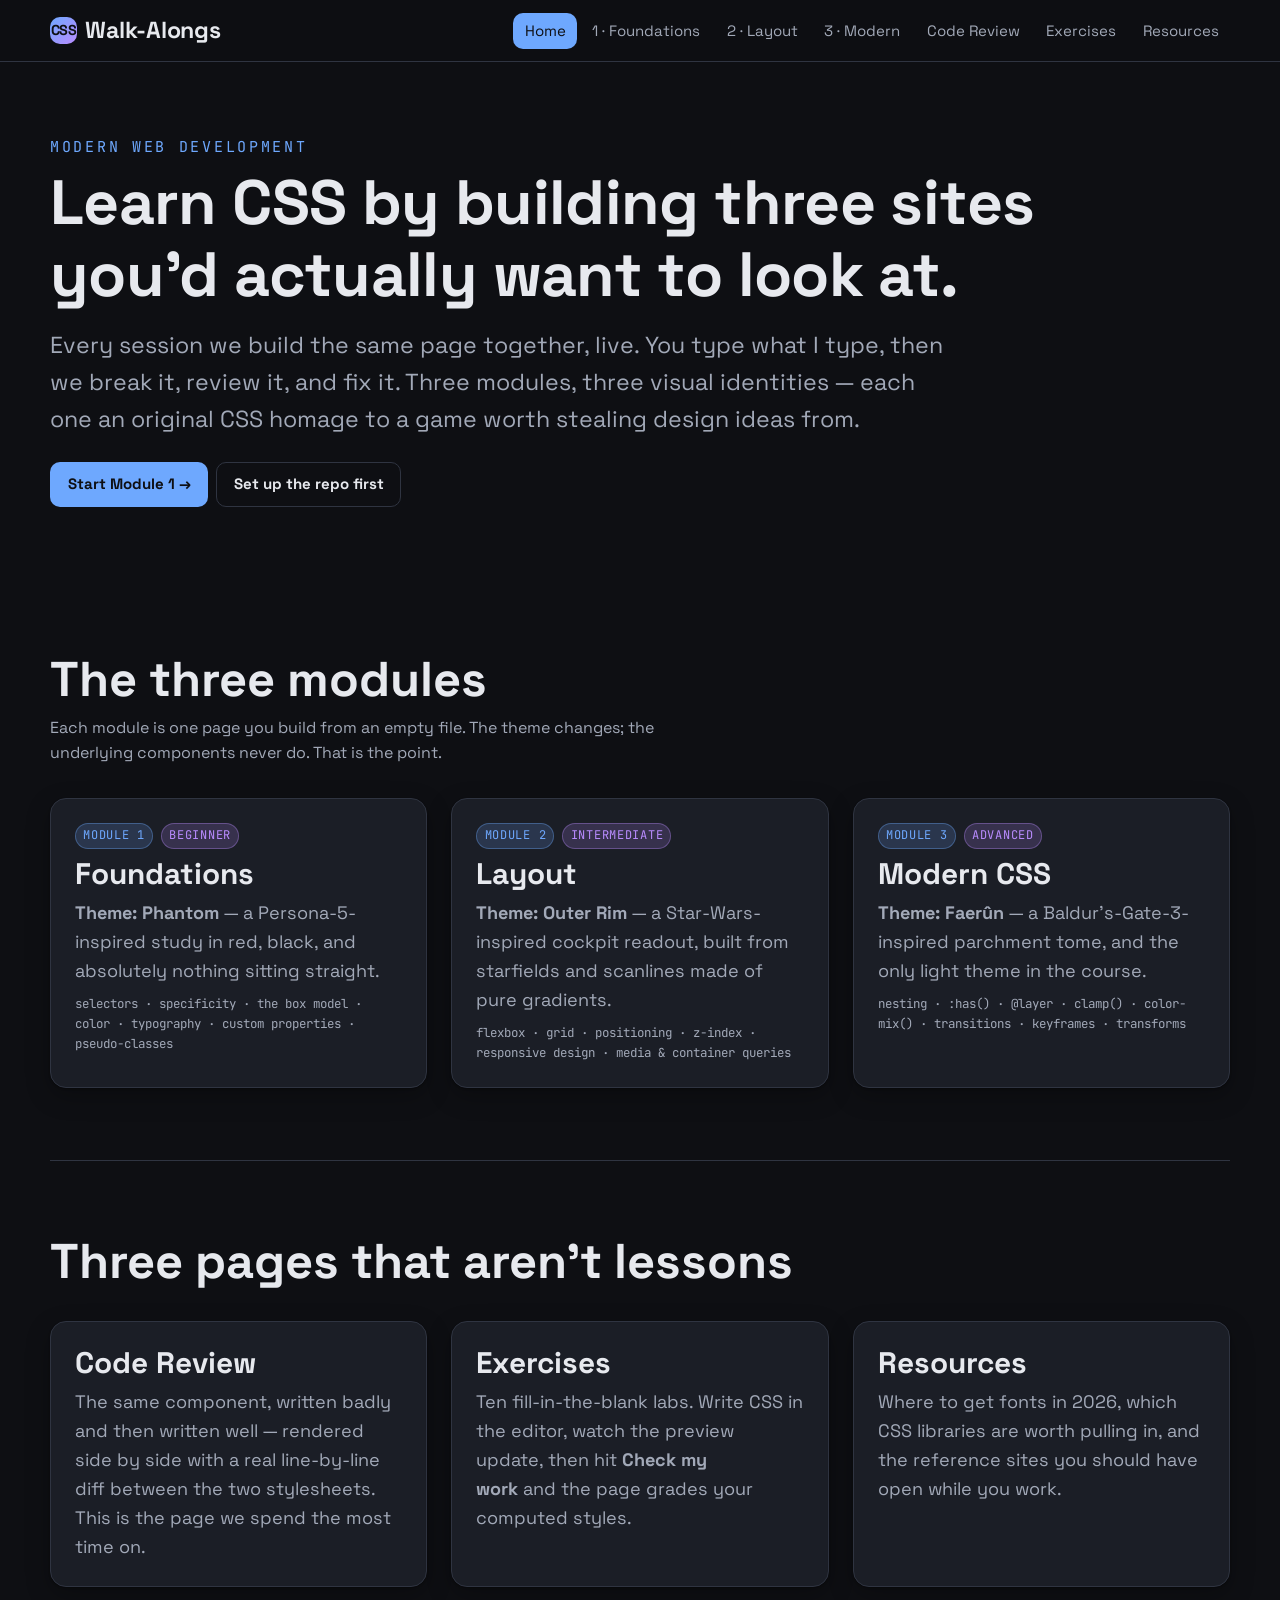
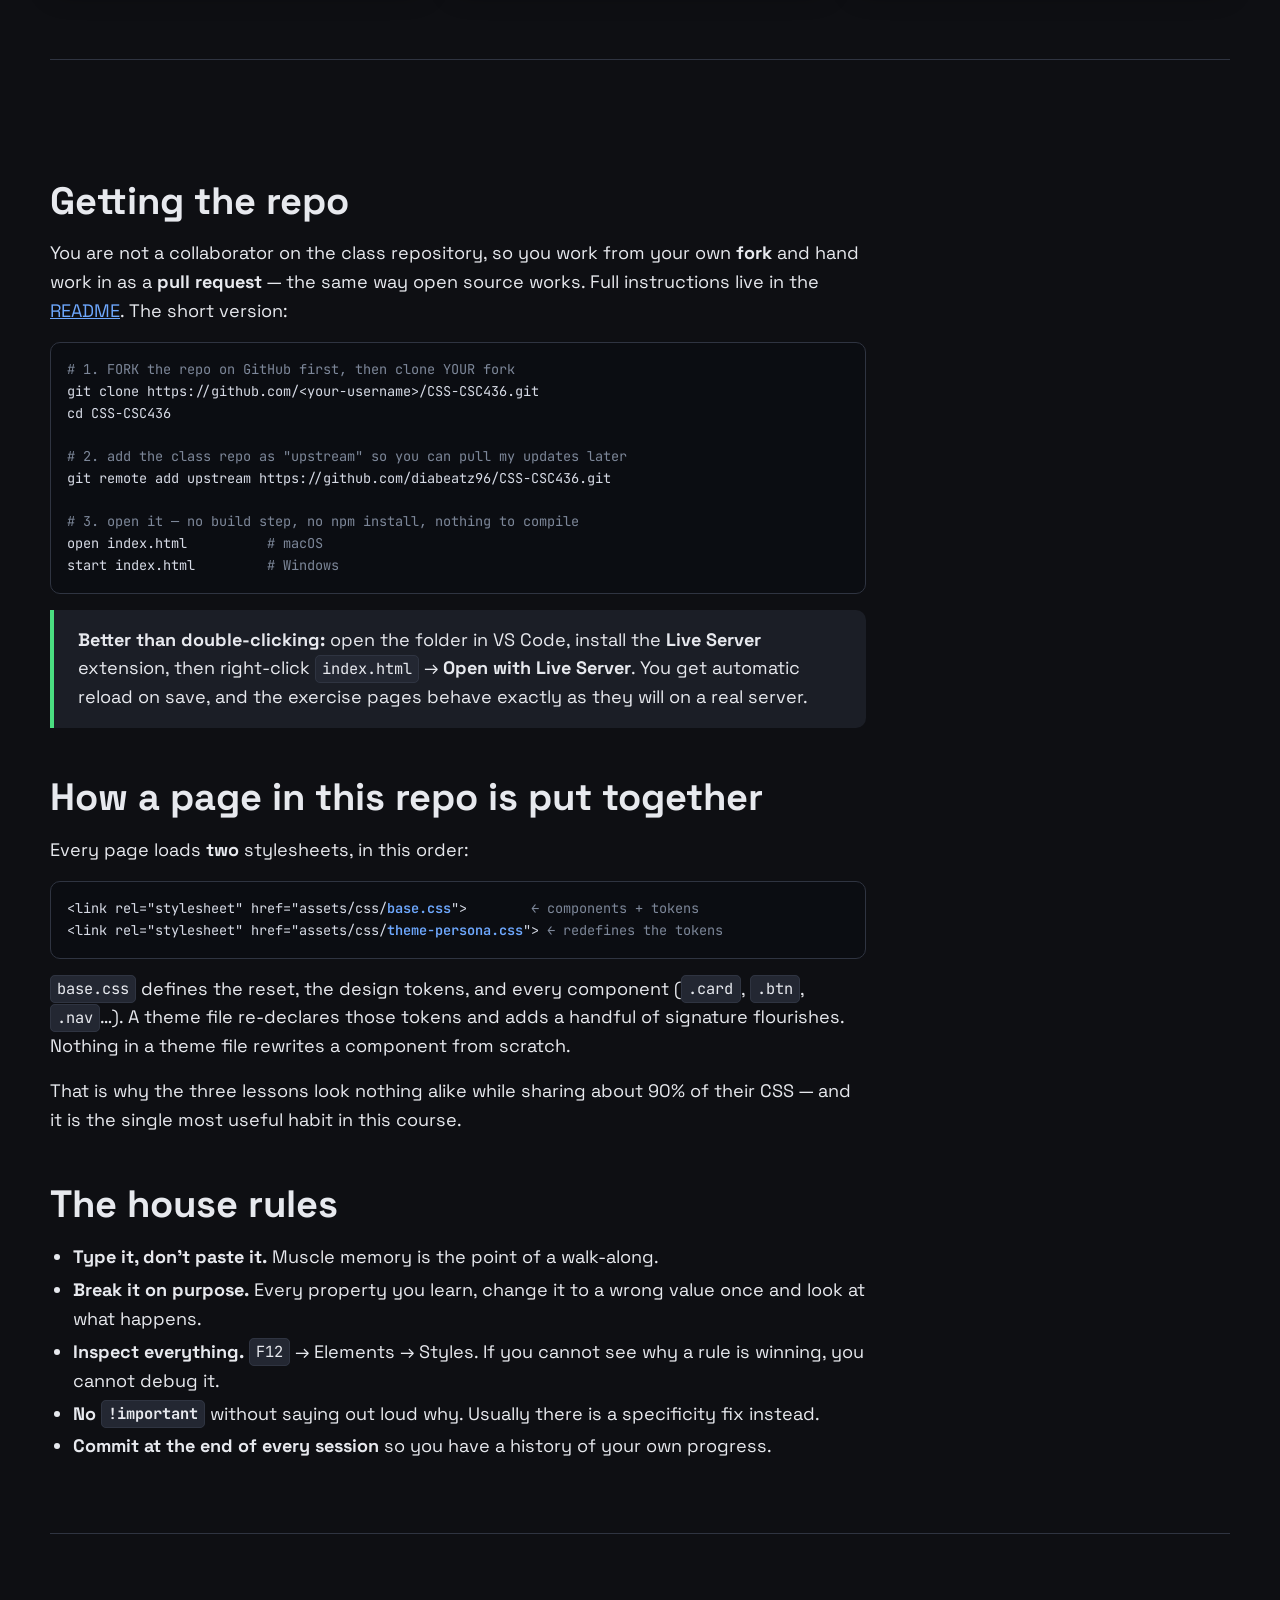
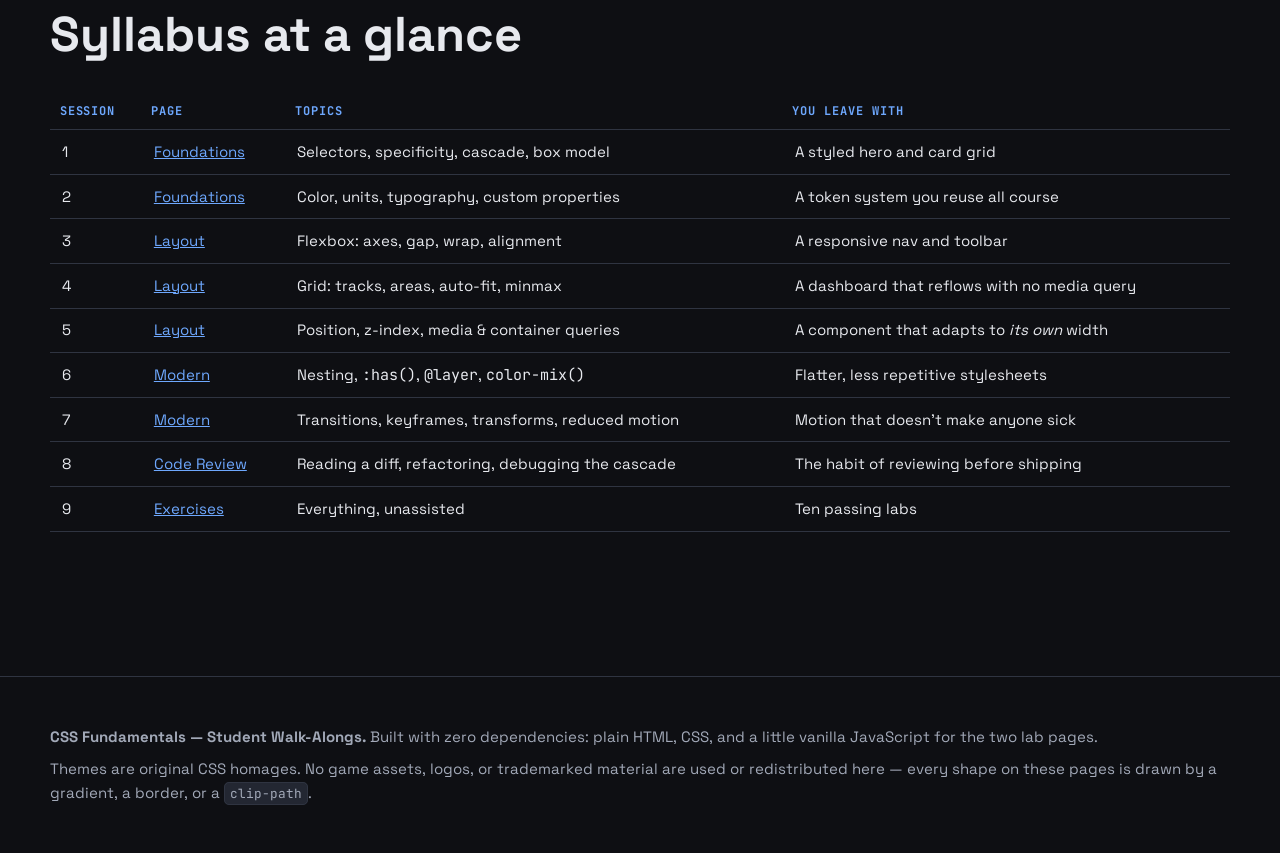
<file: index.html>
<!doctype html>
<html lang="en">
<head>
<meta charset="utf-8">
<meta name="viewport" content="width=device-width, initial-scale=1">
<title>CSS Fundamentals — Student Walk-Alongs</title>
<meta name="desawdawcription" content="A hands-on CSS course: three game-themed lessons, a live code-review page, and fill-in-the-blank exercises you can check in the browser.">
<link rel="icon" href="data:image/svg+xml,<svg xmlns=%22http://www.w3.org/2000/svg%22 viewBox=%220 0 100 100%22><text y=%22.9em%22 font-size=%2290%22>🎨</text></svg>">
<link rel="preconnect" href="https://fonts.googleapis.com">
<link rel="preconnect" href="https://fonts.gstatic.com" crossorigin>
<link href="https://fonts.googleapis.com/css2?family=Space+Grotesk:wght@400;500;700&family=JetBrains+Mono:wght@400;600&display=swap" rel="stylesheet">
<link rel="stylesheet" href="assets/css/base.css">
</head>
<body class="page">
<a class="skip-link" href="#main">Skip to content</a>

<header class="site-header">
  <div class="wrap site-header__inner">
    <a class="brand" href="index.html"><span class="brand__mark">CSS</span> Walk-Alongs</a>
    <nav class="nav" aria-label="Main">
      <a href="index.html" aria-current="page"><span>Home</span></a>
      <a href="lesson-1-persona.html"><span>1 · Foundations</span></a>
      <a href="lesson-2-starwars.html"><span>2 · Layout</span></a>
      <a href="lesson-3-baldursgate.html"><span>3 · Modern</span></a>
      <a href="code-review.html"><span>Code Review</span></a>
      <a href="exercises.html"><span>Exercises</span></a>
      <a href="resources.html"><span>Resources</span></a>
    </nav>
  </div>
</header>

<main id="main">

  <section class="wrap hero">
    <p class="eyebrow">Modern Web Development</p>
    <h1>Learn CSS by building three sites you'd actually want to look at.</h1>
    <p class="lede">
      Every session we build the same page together, live. You type what I type,
      then we break it, review it, and fix it. Three modules, three visual
      identities — each one an original CSS homage to a game worth stealing
      design ideas from.
    </p>
    <div class="cluster" style="margin-block-start: var(--space-m);">
      <a class="btn" href="lesson-1-persona.html">Start Module 1 →</a>
      <a class="btn btn--ghost" href="#setup">Set up the repo first</a>
    </div>
  </section>

  <section class="wrap section" id="modules">
    <h2 style="font-size: var(--step-4);">The three modules</h2>
    <p class="dim" style="margin-block: var(--space-2xs) var(--space-l); max-inline-size: 62ch;">
      Each module is one page you build from an empty file. The theme changes;
      the underlying components never do. That is the point.
    </p>

    <div class="grid" style="--min: 300px;">

      <a class="card" href="lesson-1-persona.html">
        <div class="cluster"><span class="tag">Module 1</span><span class="tag tag--2">Beginner</span></div>
        <h3>Foundations</h3>
        <p><b>Theme: Phantom</b> — a Persona-5-inspired study in red, black, and
          absolutely nothing sitting straight.</p>
        <p class="mono" style="font-size:0.78rem;">
          selectors · specificity · the box model · color · typography ·
          custom properties · pseudo-classes
        </p>
      </a>

      <a class="card" href="lesson-2-starwars.html">
        <div class="cluster"><span class="tag">Module 2</span><span class="tag tag--2">Intermediate</span></div>
        <h3>Layout</h3>
        <p><b>Theme: Outer Rim</b> — a Star-Wars-inspired cockpit readout, built
          from starfields and scanlines made of pure gradients.</p>
        <p class="mono" style="font-size:0.78rem;">
          flexbox · grid · positioning · z-index · responsive design ·
          media &amp; container queries
        </p>
      </a>

      <a class="card" href="lesson-3-baldursgate.html">
        <div class="cluster"><span class="tag">Module 3</span><span class="tag tag--2">Advanced</span></div>
        <h3>Modern CSS</h3>
        <p><b>Theme: Faerûn</b> — a Baldur's-Gate-3-inspired parchment tome, and
          the only light theme in the course.</p>
        <p class="mono" style="font-size:0.78rem;">
          nesting · :has() · @layer · clamp() · color-mix() · transitions ·
          keyframes · transforms
        </p>
      </a>

    </div>
  </section>




  
  <section class="wrap section" id="tools">
    <h2 style="font-size: var(--step-4);">Three pages that aren't lessons</h2>
    <div class="grid" style="--min: 260px; margin-block-start: var(--space-l);">

      <a class="card" href="code-review.html">
        <h3>Code Review</h3>
        <p>The same component, written badly and then written well — rendered
          side by side with a real line-by-line diff between the two
          stylesheets. This is the page we spend the most time on.</p>
      </a>

      <a class="card" href="exercises.html">
        <h3>Exercises</h3>
        <p>Ten fill-in-the-blank labs. Write CSS in the editor, watch the
          preview update, then hit <b>Check my work</b> and the page grades
          your computed styles.</p>
      </a>

      <a class="card" href="resources.html">
        <h3>Resources</h3>
        <p>Where to get fonts in 2026, which CSS libraries are worth pulling in,
          and the reference sites you should have open while you work.</p>
      </a>

    </div>
  </section>

  <section class="wrap section" id="setup">
    <div class="prose">
      <h2>Getting the repo</h2>
      <p>
        You are not a collaborator on the class repository, so you work from
        your own <b>fork</b> and hand work in as a <b>pull request</b> — the
        same way open source works. Full instructions live in the
        <a href="README.md">README</a>. The short version:
      </p>
      <pre class="code"><i># 1. FORK the repo on GitHub first, then clone YOUR fork</i>
git clone https://github.com/&lt;your-username&gt;/CSS-CSC436.git
cd CSS-CSC436

<i># 2. add the class repo as "upstream" so you can pull my updates later</i>
git remote add upstream https://github.com/diabeatz96/CSS-CSC436.git

<i># 3. open it — no build step, no npm install, nothing to compile</i>
open index.html          <i># macOS</i>
start index.html         <i># Windows</i></pre>
      <div class="note note--tip">
        <strong>Better than double-clicking:</strong> open the folder in VS Code,
        install the <b>Live Server</b> extension, then right-click
        <code class="inline">index.html</code> → <b>Open with Live Server</b>.
        You get automatic reload on save, and the exercise pages behave exactly
        as they will on a real server.
      </div>

      <h2>How a page in this repo is put together</h2>
      <p>
        Every page loads <b>two</b> stylesheets, in this order:
      </p>
      <pre class="code">&lt;link rel="stylesheet" href="assets/css/<b>base.css</b>"&gt;        <i>← components + tokens</i>
&lt;link rel="stylesheet" href="assets/css/<b>theme-persona.css</b>"&gt; <i>← redefines the tokens</i></pre>
      <p>
        <code class="inline">base.css</code> defines the reset, the design
        tokens, and every component (<code class="inline">.card</code>,
        <code class="inline">.btn</code>, <code class="inline">.nav</code>…).
        A theme file re-declares those tokens and adds a handful of signature
        flourishes. Nothing in a theme file rewrites a component from scratch.
      </p>
      <p>
        That is why the three lessons look nothing alike while sharing about
        90% of their CSS — and it is the single most useful habit in this
        course.
      </p>

      <h2>The house rules</h2>
      <ul>
        <li><b>Type it, don't paste it.</b> Muscle memory is the point of a walk-along.</li>
        <li><b>Break it on purpose.</b> Every property you learn, change it to a wrong value once and look at what happens.</li>
        <li><b>Inspect everything.</b> <code class="inline">F12</code> → Elements → Styles. If you cannot see why a rule is winning, you cannot debug it.</li>
        <li><b>No <code class="inline">!important</code></b> without saying out loud why. Usually there is a specificity fix instead.</li>
        <li><b>Commit at the end of every session</b> so you have a history of your own progress.</li>
      </ul>
    </div>
  </section>

  <section class="wrap section" id="syllabus">
    <h2 style="font-size: var(--step-4); margin-block-end: var(--space-l);">Syllabus at a glance</h2>
    <div class="table-scroll">
      <table class="data">
        <thead>
          <tr><th>Session</th><th>Page</th><th>Topics</th><th>You leave with</th></tr>
        </thead>
        <tbody>
          <tr>
            <td>1</td><td><a href="lesson-1-persona.html">Foundations</a></td>
            <td>Selectors, specificity, cascade, box model</td>
            <td>A styled hero and card grid</td>
          </tr>
          <tr>
            <td>2</td><td><a href="lesson-1-persona.html#type">Foundations</a></td>
            <td>Color, units, typography, custom properties</td>
            <td>A token system you reuse all course</td>
          </tr>
          <tr>
            <td>3</td><td><a href="lesson-2-starwars.html#flex">Layout</a></td>
            <td>Flexbox: axes, gap, wrap, alignment</td>
            <td>A responsive nav and toolbar</td>
          </tr>
          <tr>
            <td>4</td><td><a href="lesson-2-starwars.html#grid">Layout</a></td>
            <td>Grid: tracks, areas, auto-fit, minmax</td>
            <td>A dashboard that reflows with no media query</td>
          </tr>
          <tr>
            <td>5</td><td><a href="lesson-2-starwars.html#responsive">Layout</a></td>
            <td>Position, z-index, media &amp; container queries</td>
            <td>A component that adapts to <em>its own</em> width</td>
          </tr>
          <tr>
            <td>6</td><td><a href="lesson-3-baldursgate.html#nesting">Modern</a></td>
            <td>Nesting, <code>:has()</code>, <code>@layer</code>, <code>color-mix()</code></td>
            <td>Flatter, less repetitive stylesheets</td>
          </tr>
          <tr>
            <td>7</td><td><a href="lesson-3-baldursgate.html#motion">Modern</a></td>
            <td>Transitions, keyframes, transforms, reduced motion</td>
            <td>Motion that doesn't make anyone sick</td>
          </tr>
          <tr>
            <td>8</td><td><a href="code-review.html">Code Review</a></td>
            <td>Reading a diff, refactoring, debugging the cascade</td>
            <td>The habit of reviewing before shipping</td>
          </tr>
          <tr>
            <td>9</td><td><a href="exercises.html">Exercises</a></td>
            <td>Everything, unassisted</td>
            <td>Ten passing labs</td>
          </tr>
        </tbody>
      </table>
    </div>
  </section>

</main>

<footer class="site-footer">
  <div class="wrap">
    <p><b>CSS Fundamentals — Student Walk-Alongs.</b> Built with zero dependencies:
       plain HTML, CSS, and a little vanilla JavaScript for the two lab pages.</p>
    <p style="margin-block-start: var(--space-2xs);">
      Themes are original CSS homages. No game assets, logos, or trademarked
      material are used or redistributed here — every shape on these pages is
      drawn by a gradient, a border, or a <code class="inline">clip-path</code>.
    </p>
  </div>
</footer>

</body>
</html>
</file>
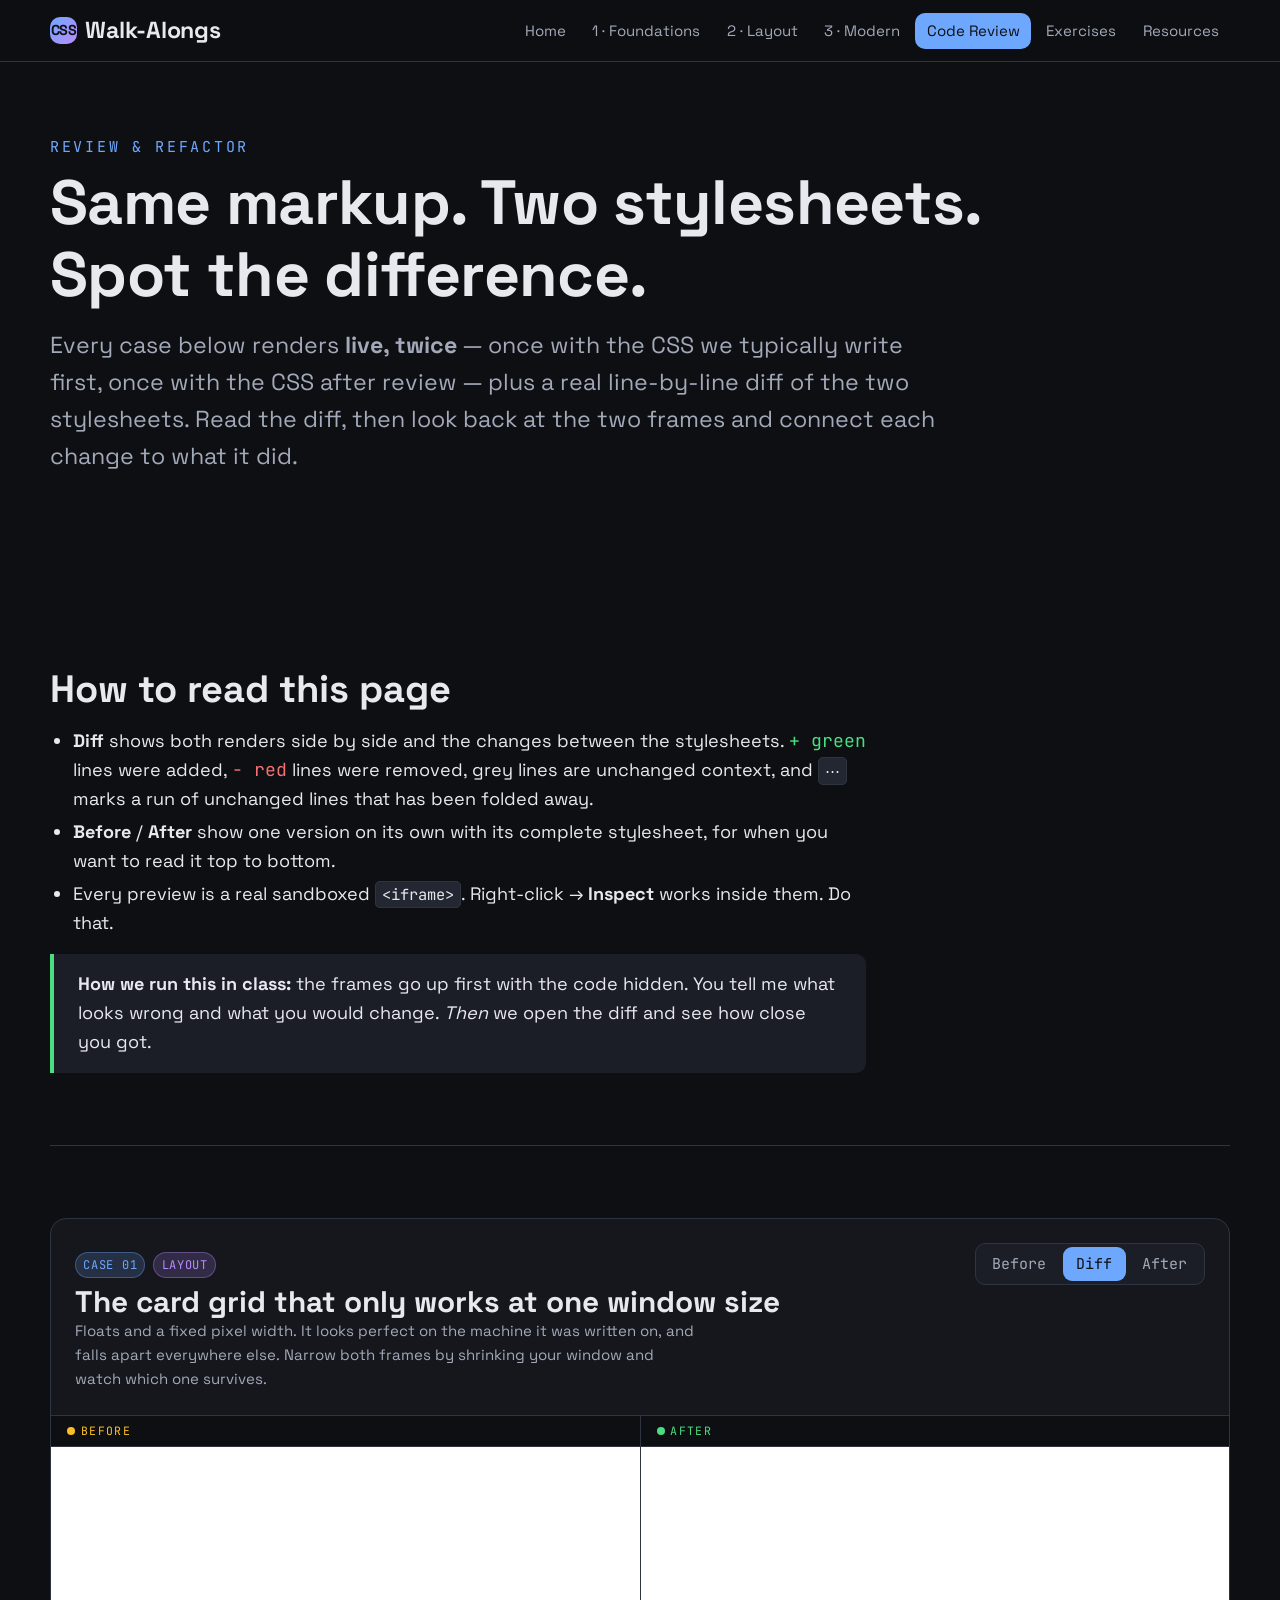
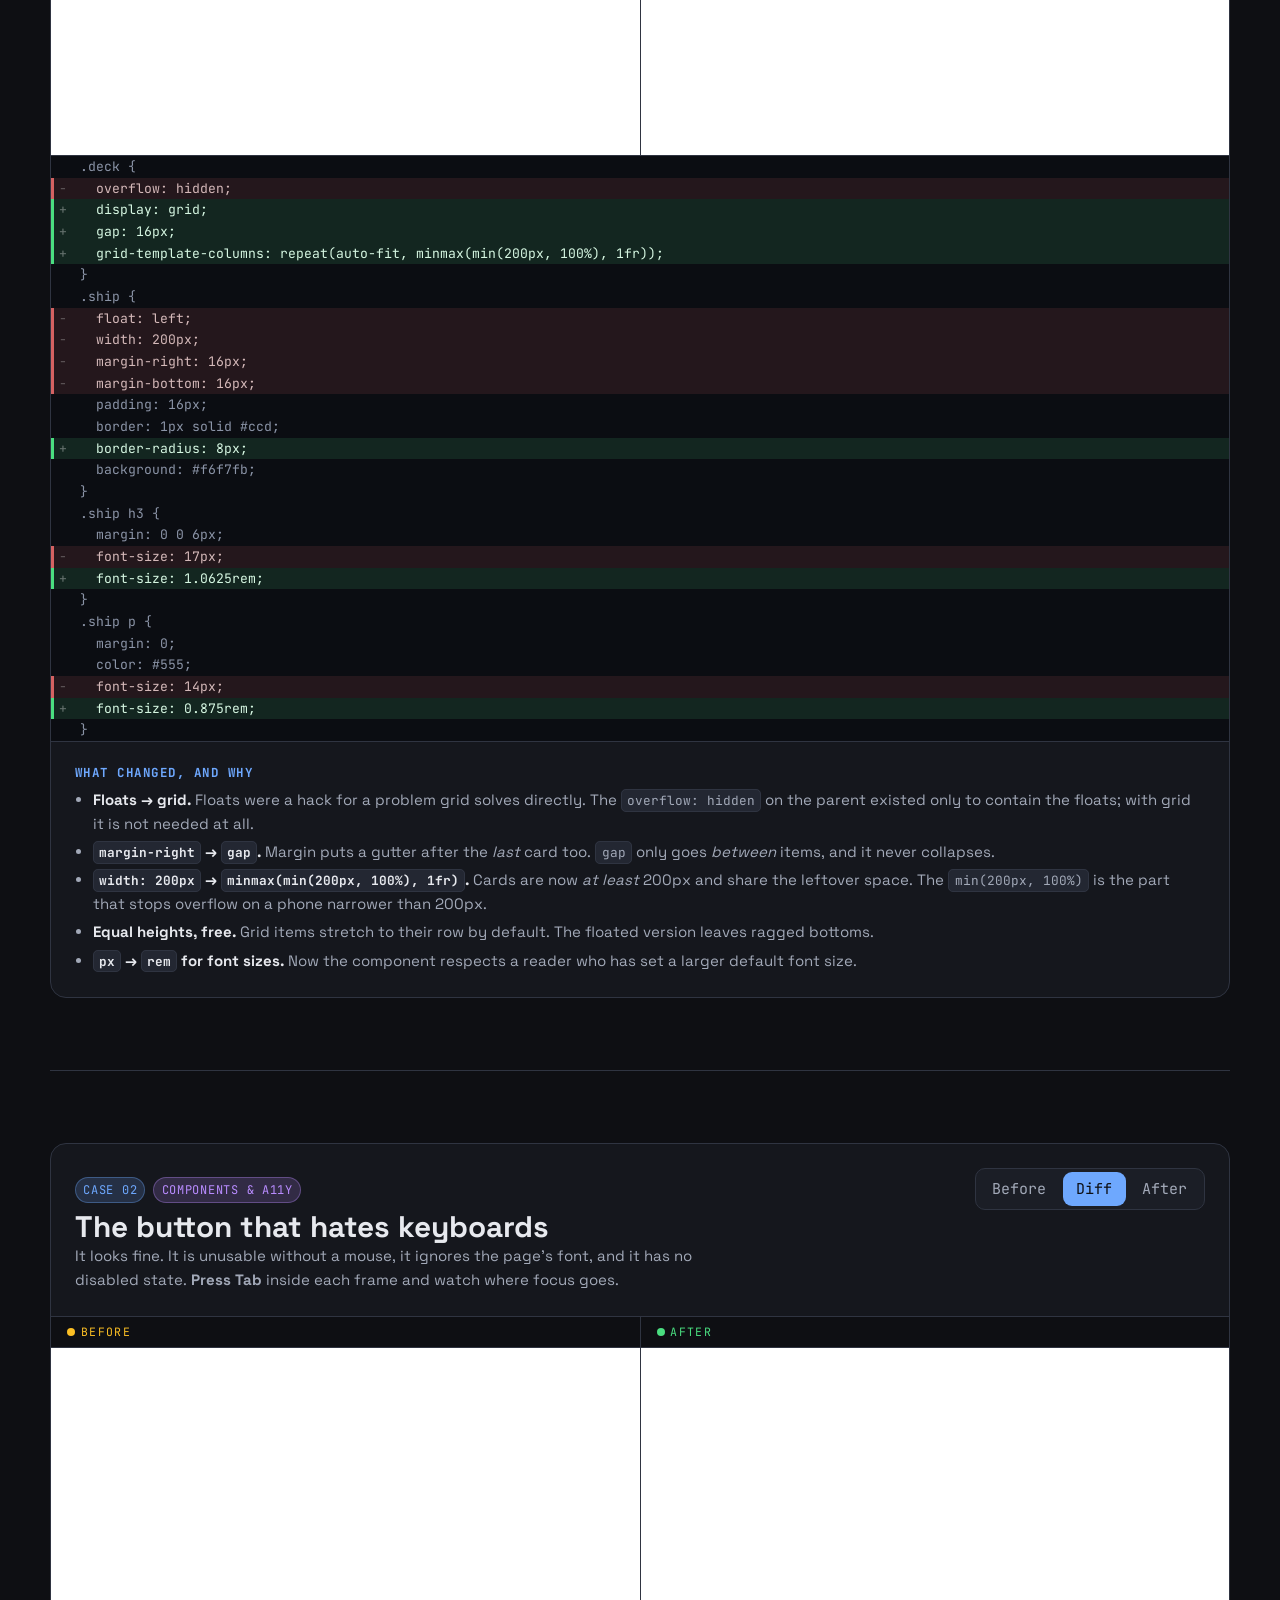
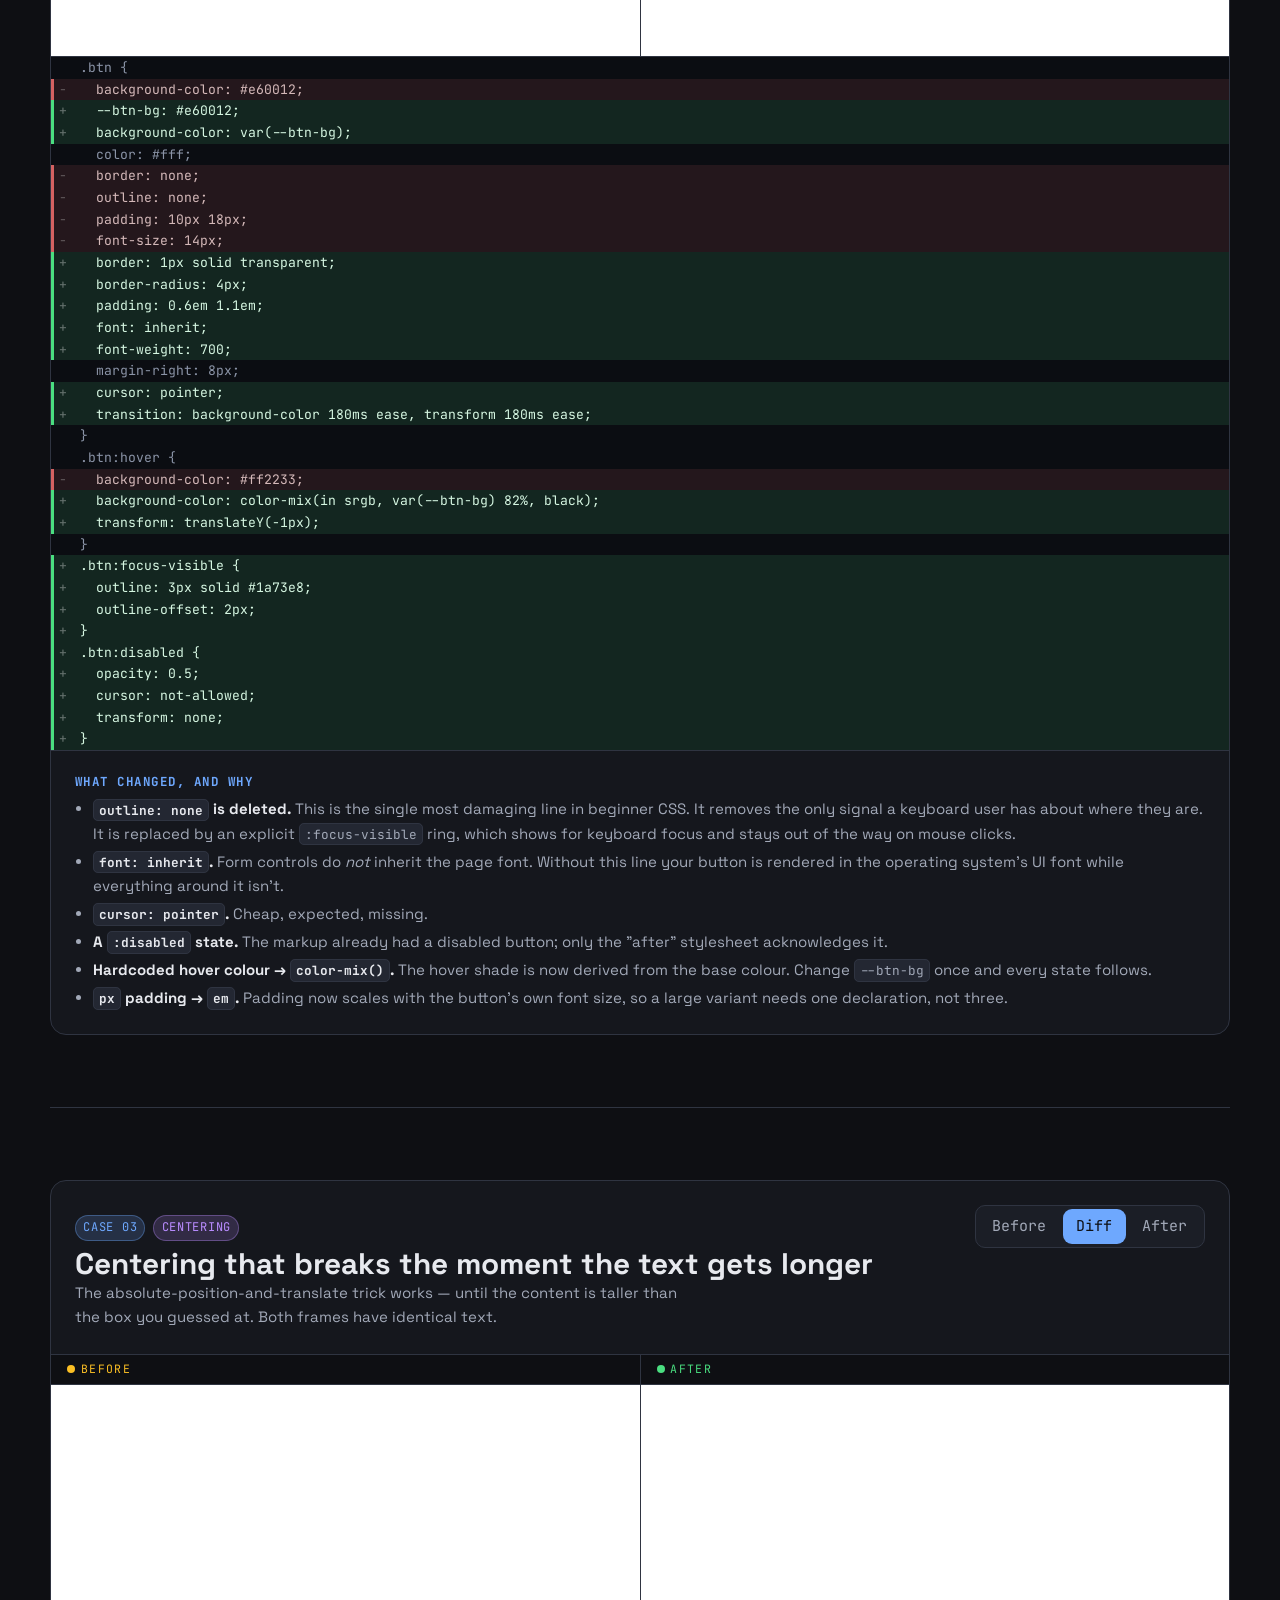
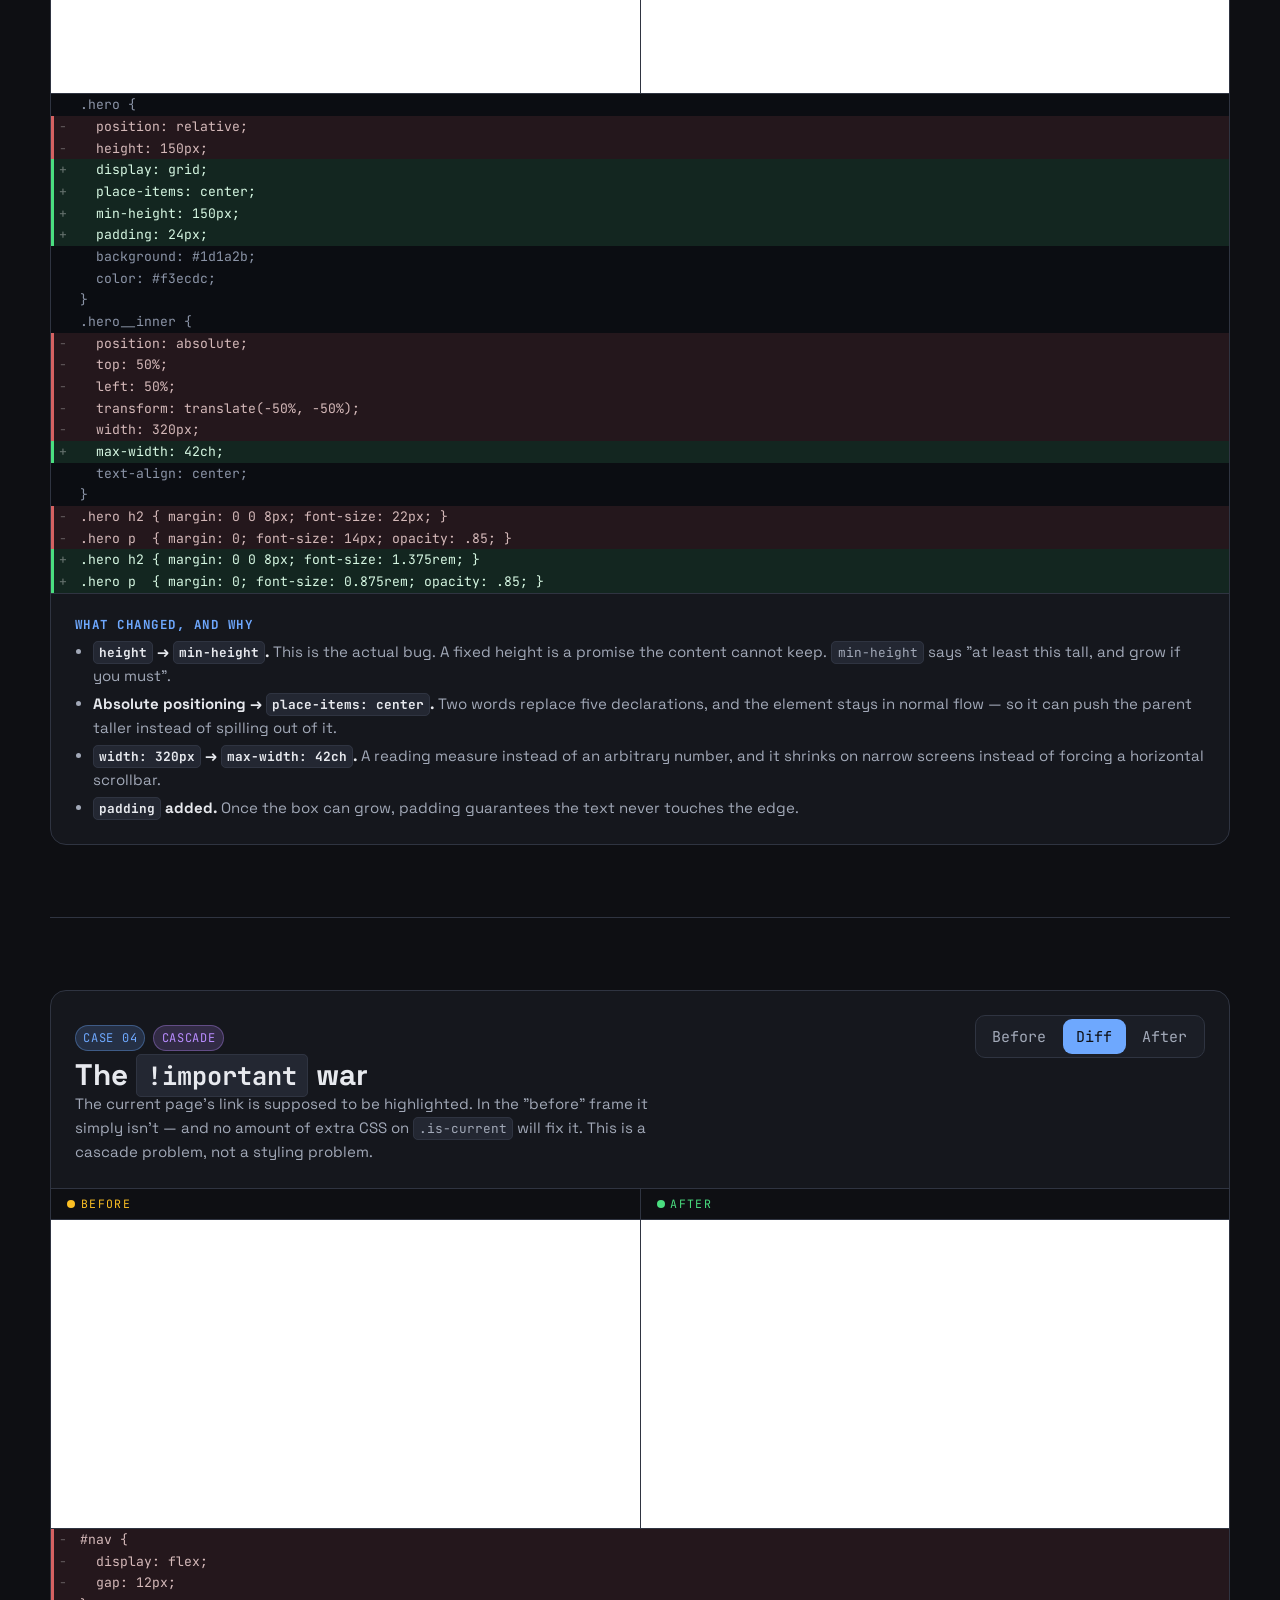
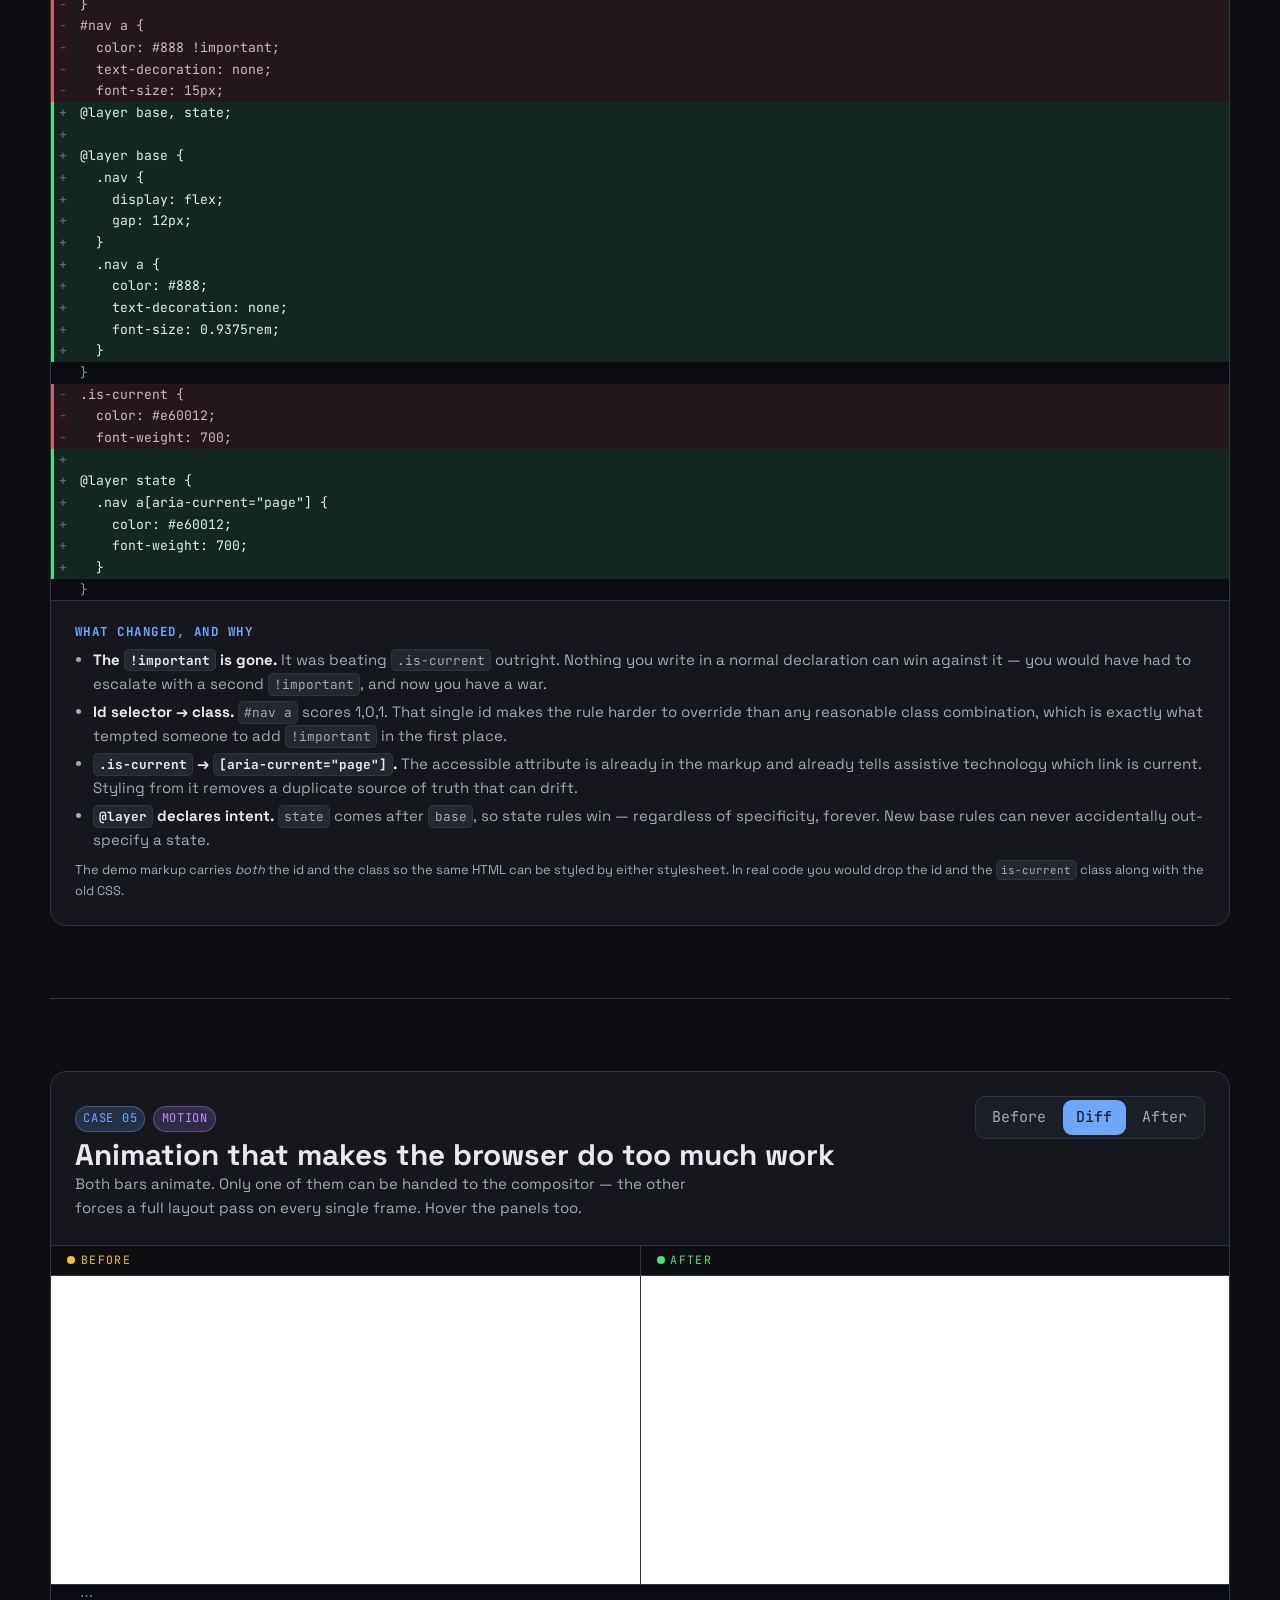
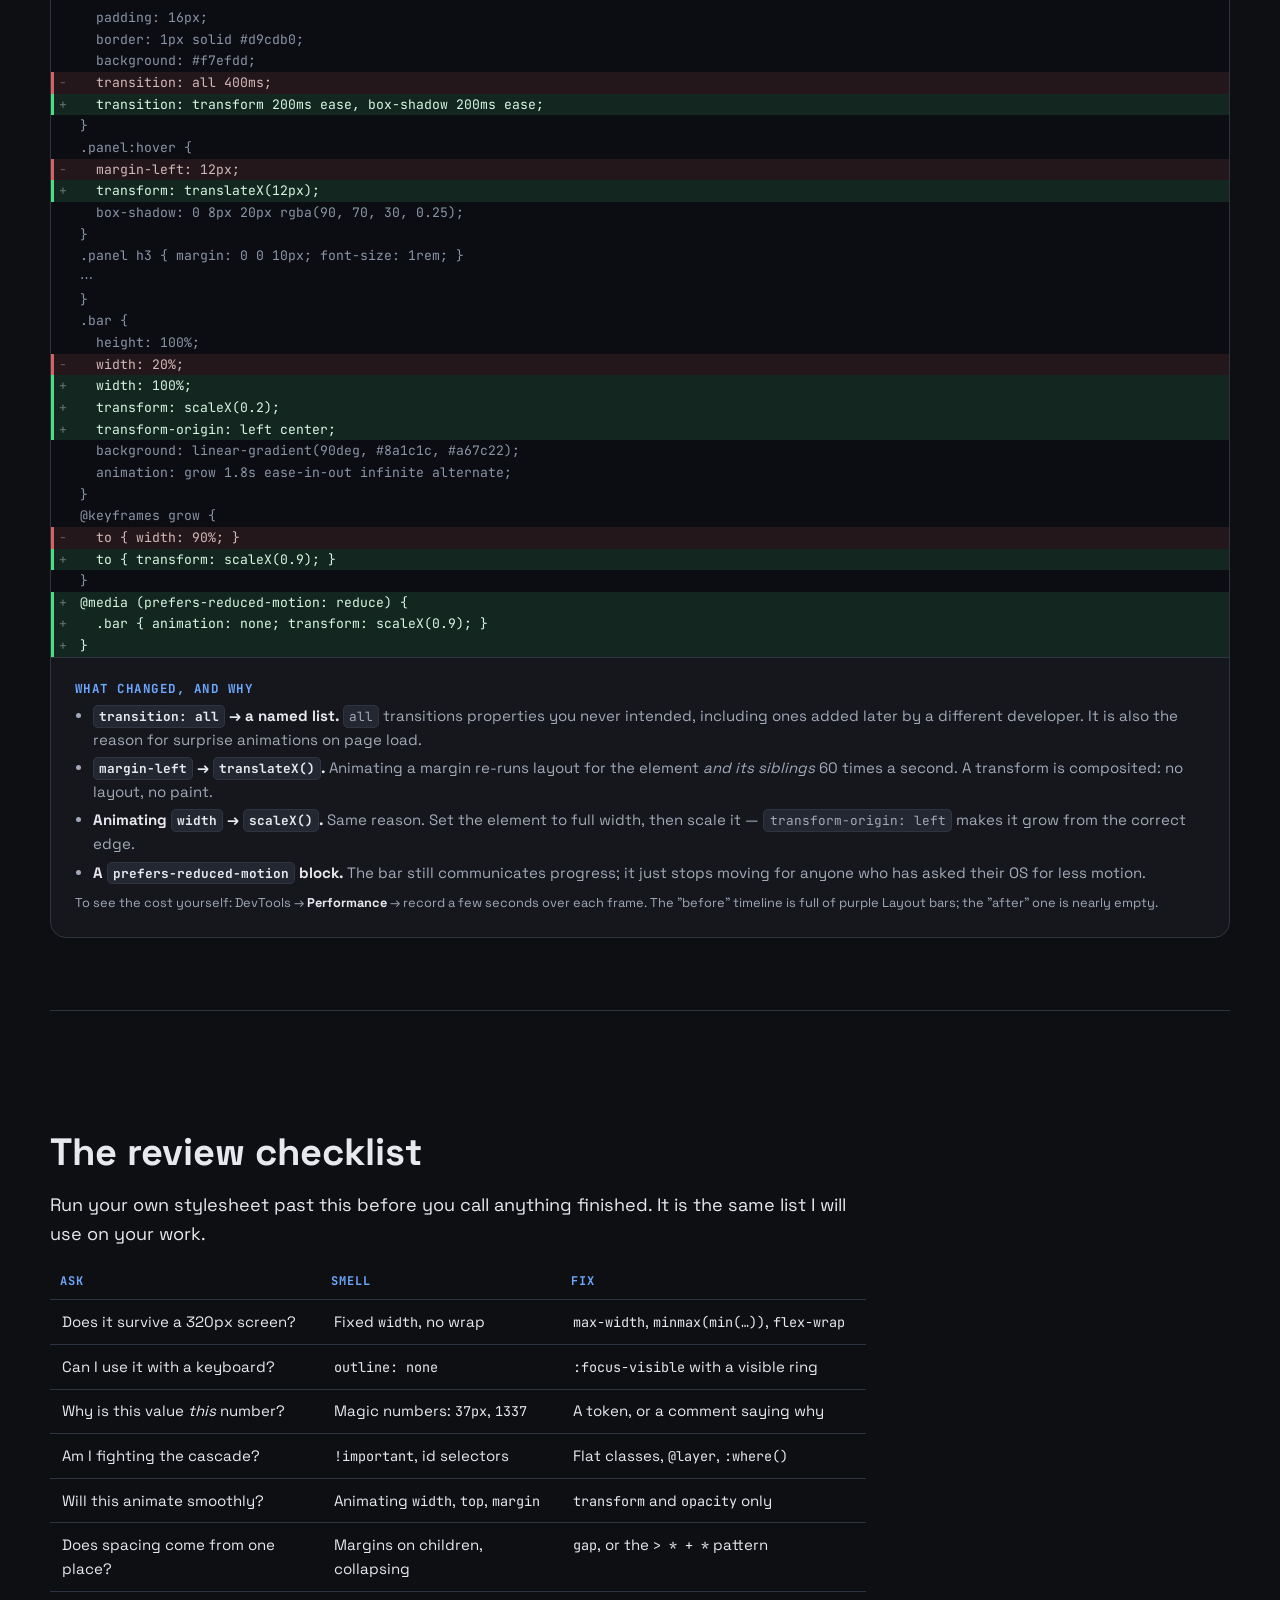
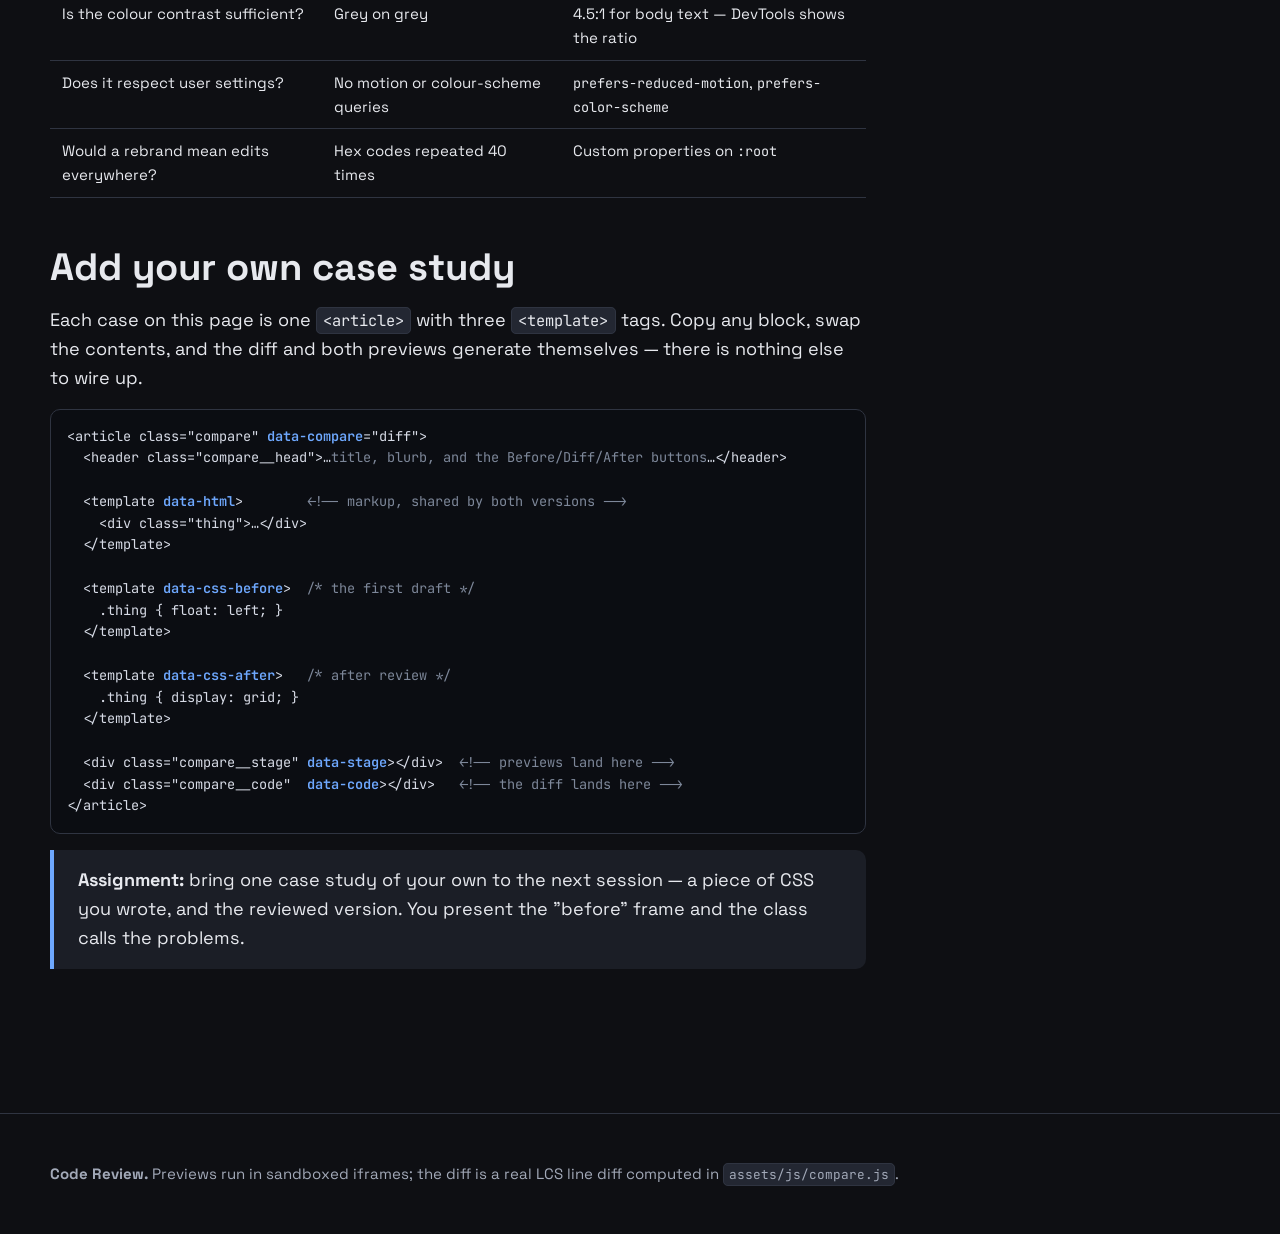
<file: code-review.html>
<!doctype html>
<html lang="en">
<head>
<meta charset="utf-8">
<meta name="viewport" content="width=device-width, initial-scale=1">
<title>Code Review — CSS Walk-Alongs</title>
<meta name="description" content="Five CSS case studies rendered before and after, with a real line-by-line diff between the two stylesheets.">
<link rel="icon" href="data:image/svg+xml,<svg xmlns=%22http://www.w3.org/2000/svg%22 viewBox=%220 0 100 100%22><text y=%22.9em%22 font-size=%2290%22>🔍</text></svg>">
<link rel="preconnect" href="https://fonts.googleapis.com">
<link rel="preconnect" href="https://fonts.gstatic.com" crossorigin>
<link href="https://fonts.googleapis.com/css2?family=Space+Grotesk:wght@400;500;700&family=JetBrains+Mono:wght@400;600&display=swap" rel="stylesheet">
<link rel="stylesheet" href="assets/css/base.css">
<link rel="stylesheet" href="assets/css/lab.css">
</head>
<body class="page">
<a class="skip-link" href="#main">Skip to content</a>

<header class="site-header">
  <div class="wrap site-header__inner">
    <a class="brand" href="index.html"><span class="brand__mark">CSS</span> Walk-Alongs</a>
    <nav class="nav" aria-label="Main">
      <a href="index.html"><span>Home</span></a>
      <a href="lesson-1-persona.html"><span>1 · Foundations</span></a>
      <a href="lesson-2-starwars.html"><span>2 · Layout</span></a>
      <a href="lesson-3-baldursgate.html"><span>3 · Modern</span></a>
      <a href="code-review.html" aria-current="page"><span>Code Review</span></a>
      <a href="exercises.html"><span>Exercises</span></a>
      <a href="resources.html"><span>Resources</span></a>
    </nav>
  </div>
</header>

<main id="main">

  <section class="wrap hero">
    <p class="eyebrow">Review &amp; Refactor</p>
    <h1>Same markup. Two stylesheets. Spot the difference.</h1>
    <p class="lede">
      Every case below renders <b>live, twice</b> — once with the CSS we
      typically write first, once with the CSS after review — plus a real
      line-by-line diff of the two stylesheets. Read the diff, then look back
      at the two frames and connect each change to what it did.
    </p>
  </section>

  <section class="wrap section">
    <div class="prose">
      <h2 class="mt-0">How to read this page</h2>
      <ul>
        <li><b>Diff</b> shows both renders side by side and the changes between the stylesheets. <span class="mono" style="color:var(--ok);">+ green</span> lines were added, <span class="mono" style="color:var(--err);">− red</span> lines were removed, grey lines are unchanged context, and <code class="inline">⋯</code> marks a run of unchanged lines that has been folded away.</li>
        <li><b>Before</b> / <b>After</b> show one version on its own with its complete stylesheet, for when you want to read it top to bottom.</li>
        <li>Every preview is a real sandboxed <code class="inline">&lt;iframe&gt;</code>. Right-click → <b>Inspect</b> works inside them. Do that.</li>
      </ul>
      <div class="note note--tip">
        <strong>How we run this in class:</strong> the frames go up first with
        the code hidden. You tell me what looks wrong and what you would change.
        <em>Then</em> we open the diff and see how close you got.
      </div>
    </div>
  </section>

  <!-- ==================================================== CASE 1 -->
  <section class="wrap section">
    <article class="compare" data-compare="diff">
      <header class="compare__head">
        <div>
          <div class="cluster"><span class="tag">Case 01</span><span class="tag tag--2">Layout</span></div>
          <h3 style="margin-block-start:.4rem;">The card grid that only works at one window size</h3>
          <p>Floats and a fixed pixel width. It looks perfect on the machine it
             was written on, and falls apart everywhere else. Narrow both
             frames by shrinking your window and watch which one survives.</p>
        </div>
        <div class="seg" data-seg role="tablist" aria-label="View">
          <button data-view="before" role="tab" aria-selected="false">Before</button>
          <button data-view="diff"   role="tab" aria-selected="true">Diff</button>
          <button data-view="after"  role="tab" aria-selected="false">After</button>
        </div>
      </header>

      <template data-html>
        <div class="deck">
          <article class="ship"><h3>T-65 X-wing</h3><p>Fast, fragile, iconic.</p></article>
          <article class="ship"><h3>YT-1300 Freighter</h3><p>It has made point five past lightspeed.</p></article>
          <article class="ship"><h3>TIE Interceptor</h3><p>No shields. No apologies.</p></article>
        </div>
      </template>

      <template data-css-before>
        .deck {
          overflow: hidden;
        }
        .ship {
          float: left;
          width: 200px;
          margin-right: 16px;
          margin-bottom: 16px;
          padding: 16px;
          border: 1px solid #ccd;
          background: #f6f7fb;
        }
        .ship h3 {
          margin: 0 0 6px;
          font-size: 17px;
        }
        .ship p {
          margin: 0;
          color: #555;
          font-size: 14px;
        }
      </template>

      <template data-css-after>
        .deck {
          display: grid;
          gap: 16px;
          grid-template-columns: repeat(auto-fit, minmax(min(200px, 100%), 1fr));
        }
        .ship {
          padding: 16px;
          border: 1px solid #ccd;
          border-radius: 8px;
          background: #f6f7fb;
        }
        .ship h3 {
          margin: 0 0 6px;
          font-size: 1.0625rem;
        }
        .ship p {
          margin: 0;
          color: #555;
          font-size: 0.875rem;
        }
      </template>

      <div class="compare__stage" data-stage></div>
      <div class="compare__code" data-code></div>

      <div class="compare__notes">
        <h4>What changed, and why</h4>
        <ul>
          <li><b>Floats → grid.</b> Floats were a hack for a problem grid solves directly. The <code class="inline">overflow: hidden</code> on the parent existed only to contain the floats; with grid it is not needed at all.</li>
          <li><b><code class="inline">margin-right</code> → <code class="inline">gap</code>.</b> Margin puts a gutter after the <em>last</em> card too. <code class="inline">gap</code> only goes <em>between</em> items, and it never collapses.</li>
          <li><b><code class="inline">width: 200px</code> → <code class="inline">minmax(min(200px, 100%), 1fr)</code>.</b> Cards are now <em>at least</em> 200px and share the leftover space. The <code class="inline">min(200px, 100%)</code> is the part that stops overflow on a phone narrower than 200px.</li>
          <li><b>Equal heights, free.</b> Grid items stretch to their row by default. The floated version leaves ragged bottoms.</li>
          <li><b><code class="inline">px</code> → <code class="inline">rem</code> for font sizes.</b> Now the component respects a reader who has set a larger default font size.</li>
        </ul>
      </div>
    </article>
  </section>

  <!-- ==================================================== CASE 2 -->
  <section class="wrap section">
    <article class="compare" data-compare="diff">
      <header class="compare__head">
        <div>
          <div class="cluster"><span class="tag">Case 02</span><span class="tag tag--2">Components &amp; a11y</span></div>
          <h3 style="margin-block-start:.4rem;">The button that hates keyboards</h3>
          <p>It looks fine. It is unusable without a mouse, it ignores the
             page's font, and it has no disabled state. <b>Press Tab</b> inside
             each frame and watch where focus goes.</p>
        </div>
        <div class="seg" data-seg role="tablist" aria-label="View">
          <button data-view="before" role="tab" aria-selected="false">Before</button>
          <button data-view="diff"   role="tab" aria-selected="true">Diff</button>
          <button data-view="after"  role="tab" aria-selected="false">After</button>
        </div>
      </header>

      <template data-html>
        <p style="margin-bottom:14px;color:#555;font-size:14px;">Click into the frame, then press Tab.</p>
        <button class="btn">Take Your Heart</button>
        <button class="btn">Cancel</button>
        <button class="btn" disabled>Unavailable</button>
      </template>

      <template data-css-before>
        .btn {
          background-color: #e60012;
          color: #fff;
          border: none;
          outline: none;
          padding: 10px 18px;
          font-size: 14px;
          margin-right: 8px;
        }
        .btn:hover {
          background-color: #ff2233;
        }
      </template>

      <template data-css-after>
        .btn {
          --btn-bg: #e60012;
          background-color: var(--btn-bg);
          color: #fff;
          border: 1px solid transparent;
          border-radius: 4px;
          padding: 0.6em 1.1em;
          font: inherit;
          font-weight: 700;
          margin-right: 8px;
          cursor: pointer;
          transition: background-color 180ms ease, transform 180ms ease;
        }
        .btn:hover {
          background-color: color-mix(in srgb, var(--btn-bg) 82%, black);
          transform: translateY(-1px);
        }
        .btn:focus-visible {
          outline: 3px solid #1a73e8;
          outline-offset: 2px;
        }
        .btn:disabled {
          opacity: 0.5;
          cursor: not-allowed;
          transform: none;
        }
      </template>

      <div class="compare__stage" data-stage></div>
      <div class="compare__code" data-code></div>

      <div class="compare__notes">
        <h4>What changed, and why</h4>
        <ul>
          <li><b><code class="inline">outline: none</code> is deleted.</b> This is the single most damaging line in beginner CSS. It removes the only signal a keyboard user has about where they are. It is replaced by an explicit <code class="inline">:focus-visible</code> ring, which shows for keyboard focus and stays out of the way on mouse clicks.</li>
          <li><b><code class="inline">font: inherit</code>.</b> Form controls do <em>not</em> inherit the page font. Without this line your button is rendered in the operating system's UI font while everything around it isn't.</li>
          <li><b><code class="inline">cursor: pointer</code>.</b> Cheap, expected, missing.</li>
          <li><b>A <code class="inline">:disabled</code> state.</b> The markup already had a disabled button; only the "after" stylesheet acknowledges it.</li>
          <li><b>Hardcoded hover colour → <code class="inline">color-mix()</code>.</b> The hover shade is now derived from the base colour. Change <code class="inline">--btn-bg</code> once and every state follows.</li>
          <li><b><code class="inline">px</code> padding → <code class="inline">em</code>.</b> Padding now scales with the button's own font size, so a large variant needs one declaration, not three.</li>
        </ul>
      </div>
    </article>
  </section>

  <!-- ==================================================== CASE 3 -->
  <section class="wrap section">
    <article class="compare" data-compare="diff">
      <header class="compare__head">
        <div>
          <div class="cluster"><span class="tag">Case 03</span><span class="tag tag--2">Centering</span></div>
          <h3 style="margin-block-start:.4rem;">Centering that breaks the moment the text gets longer</h3>
          <p>The absolute-position-and-translate trick works — until the content
             is taller than the box you guessed at. Both frames have identical
             text.</p>
        </div>
        <div class="seg" data-seg role="tablist" aria-label="View">
          <button data-view="before" role="tab" aria-selected="false">Before</button>
          <button data-view="diff"   role="tab" aria-selected="true">Diff</button>
          <button data-view="after"  role="tab" aria-selected="false">After</button>
        </div>
      </header>

      <template data-html>
        <section class="hero">
          <div class="hero__inner">
            <h2>Welcome to the Hells</h2>
            <p>A headline nobody measured, sitting in a container somebody guessed the height of. This is how overflow happens in production.</p>
          </div>
        </section>
      </template>

      <template data-css-before>
        .hero {
          position: relative;
          height: 150px;
          background: #1d1a2b;
          color: #f3ecdc;
        }
        .hero__inner {
          position: absolute;
          top: 50%;
          left: 50%;
          transform: translate(-50%, -50%);
          width: 320px;
          text-align: center;
        }
        .hero h2 { margin: 0 0 8px; font-size: 22px; }
        .hero p  { margin: 0; font-size: 14px; opacity: .85; }
      </template>

      <template data-css-after>
        .hero {
          display: grid;
          place-items: center;
          min-height: 150px;
          padding: 24px;
          background: #1d1a2b;
          color: #f3ecdc;
        }
        .hero__inner {
          max-width: 42ch;
          text-align: center;
        }
        .hero h2 { margin: 0 0 8px; font-size: 1.375rem; }
        .hero p  { margin: 0; font-size: 0.875rem; opacity: .85; }
      </template>

      <div class="compare__stage" data-stage></div>
      <div class="compare__code" data-code></div>

      <div class="compare__notes">
        <h4>What changed, and why</h4>
        <ul>
          <li><b><code class="inline">height</code> → <code class="inline">min-height</code>.</b> This is the actual bug. A fixed height is a promise the content cannot keep. <code class="inline">min-height</code> says "at least this tall, and grow if you must".</li>
          <li><b>Absolute positioning → <code class="inline">place-items: center</code>.</b> Two words replace five declarations, and the element stays in normal flow — so it can push the parent taller instead of spilling out of it.</li>
          <li><b><code class="inline">width: 320px</code> → <code class="inline">max-width: 42ch</code>.</b> A reading measure instead of an arbitrary number, and it shrinks on narrow screens instead of forcing a horizontal scrollbar.</li>
          <li><b><code class="inline">padding</code> added.</b> Once the box can grow, padding guarantees the text never touches the edge.</li>
        </ul>
      </div>
    </article>
  </section>

  <!-- ==================================================== CASE 4 -->
  <section class="wrap section">
    <article class="compare" data-compare="diff">
      <header class="compare__head">
        <div>
          <div class="cluster"><span class="tag">Case 04</span><span class="tag tag--2">Cascade</span></div>
          <h3 style="margin-block-start:.4rem;">The <code class="inline" style="font-size:.85em;">!important</code> war</h3>
          <p>The current page's link is supposed to be highlighted. In the
             "before" frame it simply isn't — and no amount of extra CSS on
             <code class="inline">.is-current</code> will fix it. This is a
             cascade problem, not a styling problem.</p>
        </div>
        <div class="seg" data-seg role="tablist" aria-label="View">
          <button data-view="before" role="tab" aria-selected="false">Before</button>
          <button data-view="diff"   role="tab" aria-selected="true">Diff</button>
          <button data-view="after"  role="tab" aria-selected="false">After</button>
        </div>
      </header>

      <template data-html>
        <nav id="nav" class="nav">
          <a href="#">Home</a>
          <a href="#" class="is-current" aria-current="page">Modules</a>
          <a href="#">Resources</a>
        </nav>
        <p style="margin-top:16px;font-size:14px;color:#666;">“Modules” is the current page. Is it highlighted?</p>
      </template>

      <template data-css-before>
        #nav {
          display: flex;
          gap: 12px;
        }
        #nav a {
          color: #888 !important;
          text-decoration: none;
          font-size: 15px;
        }
        .is-current {
          color: #e60012;
          font-weight: 700;
        }
      </template>

      <template data-css-after>
        @layer base, state;

        @layer base {
          .nav {
            display: flex;
            gap: 12px;
          }
          .nav a {
            color: #888;
            text-decoration: none;
            font-size: 0.9375rem;
          }
        }

        @layer state {
          .nav a[aria-current="page"] {
            color: #e60012;
            font-weight: 700;
          }
        }
      </template>

      <div class="compare__stage" data-stage></div>
      <div class="compare__code" data-code></div>

      <div class="compare__notes">
        <h4>What changed, and why</h4>
        <ul>
          <li><b>The <code class="inline">!important</code> is gone.</b> It was beating <code class="inline">.is-current</code> outright. Nothing you write in a normal declaration can win against it — you would have had to escalate with a second <code class="inline">!important</code>, and now you have a war.</li>
          <li><b>Id selector → class.</b> <code class="inline">#nav a</code> scores 1,0,1. That single id makes the rule harder to override than any reasonable class combination, which is exactly what tempted someone to add <code class="inline">!important</code> in the first place.</li>
          <li><b><code class="inline">.is-current</code> → <code class="inline">[aria-current="page"]</code>.</b> The accessible attribute is already in the markup and already tells assistive technology which link is current. Styling from it removes a duplicate source of truth that can drift.</li>
          <li><b><code class="inline">@layer</code> declares intent.</b> <code class="inline">state</code> comes after <code class="inline">base</code>, so state rules win — regardless of specificity, forever. New base rules can never accidentally out-specify a state.</li>
        </ul>
        <p class="dim" style="margin-block-start:var(--space-2xs);font-size:.8rem;">
          The demo markup carries <em>both</em> the id and the class so the same
          HTML can be styled by either stylesheet. In real code you would drop
          the id and the <code class="inline">is-current</code> class along with
          the old CSS.
        </p>
      </div>
    </article>
  </section>

  <!-- ==================================================== CASE 5 -->
  <section class="wrap section">
    <article class="compare" data-compare="diff">
      <header class="compare__head">
        <div>
          <div class="cluster"><span class="tag">Case 05</span><span class="tag tag--2">Motion</span></div>
          <h3 style="margin-block-start:.4rem;">Animation that makes the browser do too much work</h3>
          <p>Both bars animate. Only one of them can be handed to the
             compositor — the other forces a full layout pass on every single
             frame. Hover the panels too.</p>
        </div>
        <div class="seg" data-seg role="tablist" aria-label="View">
          <button data-view="before" role="tab" aria-selected="false">Before</button>
          <button data-view="diff"   role="tab" aria-selected="true">Diff</button>
          <button data-view="after"  role="tab" aria-selected="false">After</button>
        </div>
      </header>

      <template data-html>
        <div class="panel">
          <h3>Loading the Weave</h3>
          <div class="track"><div class="bar"></div></div>
        </div>
      </template>

      <template data-css-before>
        .panel {
          padding: 16px;
          border: 1px solid #d9cdb0;
          background: #f7efdd;
          transition: all 400ms;
        }
        .panel:hover {
          margin-left: 12px;
          box-shadow: 0 8px 20px rgba(90, 70, 30, 0.25);
        }
        .panel h3 { margin: 0 0 10px; font-size: 1rem; }
        .track {
          height: 10px;
          background: #e3d6b8;
          border-radius: 999px;
          overflow: hidden;
        }
        .bar {
          height: 100%;
          width: 20%;
          background: linear-gradient(90deg, #8a1c1c, #a67c22);
          animation: grow 1.8s ease-in-out infinite alternate;
        }
        @keyframes grow {
          to { width: 90%; }
        }
      </template>

      <template data-css-after>
        .panel {
          padding: 16px;
          border: 1px solid #d9cdb0;
          background: #f7efdd;
          transition: transform 200ms ease, box-shadow 200ms ease;
        }
        .panel:hover {
          transform: translateX(12px);
          box-shadow: 0 8px 20px rgba(90, 70, 30, 0.25);
        }
        .panel h3 { margin: 0 0 10px; font-size: 1rem; }
        .track {
          height: 10px;
          background: #e3d6b8;
          border-radius: 999px;
          overflow: hidden;
        }
        .bar {
          height: 100%;
          width: 100%;
          transform: scaleX(0.2);
          transform-origin: left center;
          background: linear-gradient(90deg, #8a1c1c, #a67c22);
          animation: grow 1.8s ease-in-out infinite alternate;
        }
        @keyframes grow {
          to { transform: scaleX(0.9); }
        }
        @media (prefers-reduced-motion: reduce) {
          .bar { animation: none; transform: scaleX(0.9); }
        }
      </template>

      <div class="compare__stage" data-stage></div>
      <div class="compare__code" data-code></div>

      <div class="compare__notes">
        <h4>What changed, and why</h4>
        <ul>
          <li><b><code class="inline">transition: all</code> → a named list.</b> <code class="inline">all</code> transitions properties you never intended, including ones added later by a different developer. It is also the reason for surprise animations on page load.</li>
          <li><b><code class="inline">margin-left</code> → <code class="inline">translateX()</code>.</b> Animating a margin re-runs layout for the element <em>and its siblings</em> 60 times a second. A transform is composited: no layout, no paint.</li>
          <li><b>Animating <code class="inline">width</code> → <code class="inline">scaleX()</code>.</b> Same reason. Set the element to full width, then scale it — <code class="inline">transform-origin: left</code> makes it grow from the correct edge.</li>
          <li><b>A <code class="inline">prefers-reduced-motion</code> block.</b> The bar still communicates progress; it just stops moving for anyone who has asked their OS for less motion.</li>
        </ul>
        <p class="dim" style="margin-block-start:var(--space-2xs);font-size:.8rem;">
          To see the cost yourself: DevTools → <b>Performance</b> → record a few
          seconds over each frame. The "before" timeline is full of purple
          Layout bars; the "after" one is nearly empty.
        </p>
      </div>
    </article>
  </section>

  <!-- ==================================================== CHECKLIST -->
  <section class="wrap section">
    <div class="prose">
      <h2 class="mt-0">The review checklist</h2>
      <p>Run your own stylesheet past this before you call anything finished.
         It is the same list I will use on your work.</p>
      <div class="table-scroll">
        <table class="data">
          <thead><tr><th>Ask</th><th>Smell</th><th>Fix</th></tr></thead>
          <tbody>
            <tr><td>Does it survive a 320px screen?</td><td>Fixed <code>width</code>, no wrap</td><td><code>max-width</code>, <code>minmax(min(…))</code>, <code>flex-wrap</code></td></tr>
            <tr><td>Can I use it with a keyboard?</td><td><code>outline: none</code></td><td><code>:focus-visible</code> with a visible ring</td></tr>
            <tr><td>Why is this value <em>this</em> number?</td><td>Magic numbers: <code>37px</code>, <code>1337</code></td><td>A token, or a comment saying why</td></tr>
            <tr><td>Am I fighting the cascade?</td><td><code>!important</code>, id selectors</td><td>Flat classes, <code>@layer</code>, <code>:where()</code></td></tr>
            <tr><td>Will this animate smoothly?</td><td>Animating <code>width</code>, <code>top</code>, <code>margin</code></td><td><code>transform</code> and <code>opacity</code> only</td></tr>
            <tr><td>Does spacing come from one place?</td><td>Margins on children, collapsing</td><td><code>gap</code>, or the <code>&gt; * + *</code> pattern</td></tr>
            <tr><td>Is the colour contrast sufficient?</td><td>Grey on grey</td><td>4.5:1 for body text — DevTools shows the ratio</td></tr>
            <tr><td>Does it respect user settings?</td><td>No motion or colour-scheme queries</td><td><code>prefers-reduced-motion</code>, <code>prefers-color-scheme</code></td></tr>
            <tr><td>Would a rebrand mean edits everywhere?</td><td>Hex codes repeated 40 times</td><td>Custom properties on <code>:root</code></td></tr>
          </tbody>
        </table>
      </div>

      <h2>Add your own case study</h2>
      <p>
        Each case on this page is one <code class="inline">&lt;article&gt;</code>
        with three <code class="inline">&lt;template&gt;</code> tags. Copy any
        block, swap the contents, and the diff and both previews generate
        themselves — there is nothing else to wire up.
      </p>
      <pre class="code">&lt;article class="compare" <b>data-compare</b>="diff"&gt;
  &lt;header class="compare__head"&gt;…<i>title, blurb, and the Before/Diff/After buttons</i>…&lt;/header&gt;

  &lt;template <b>data-html</b>&gt;        <i>&lt;!-- markup, shared by both versions --&gt;</i>
    &lt;div class="thing"&gt;…&lt;/div&gt;
  &lt;/template&gt;

  &lt;template <b>data-css-before</b>&gt;  <i>/* the first draft */</i>
    .thing { float: left; }
  &lt;/template&gt;

  &lt;template <b>data-css-after</b>&gt;   <i>/* after review */</i>
    .thing { display: grid; }
  &lt;/template&gt;

  &lt;div class="compare__stage" <b>data-stage</b>&gt;&lt;/div&gt;  <i>&lt;!-- previews land here --&gt;</i>
  &lt;div class="compare__code"  <b>data-code</b>&gt;&lt;/div&gt;   <i>&lt;!-- the diff lands here --&gt;</i>
&lt;/article&gt;</pre>
      <div class="note">
        <strong>Assignment:</strong> bring one case study of your own to the
        next session — a piece of CSS you wrote, and the reviewed version.
        You present the "before" frame and the class calls the problems.
      </div>
    </div>
  </section>

</main>

<footer class="site-footer">
  <div class="wrap">
    <p><b>Code Review.</b> Previews run in sandboxed iframes; the diff is a real
      LCS line diff computed in <code class="inline">assets/js/compare.js</code>.</p>
  </div>
</footer>

<script src="assets/js/sandbox.js"></script>
<script src="assets/js/compare.js"></script>
</body>
</html>
</file>
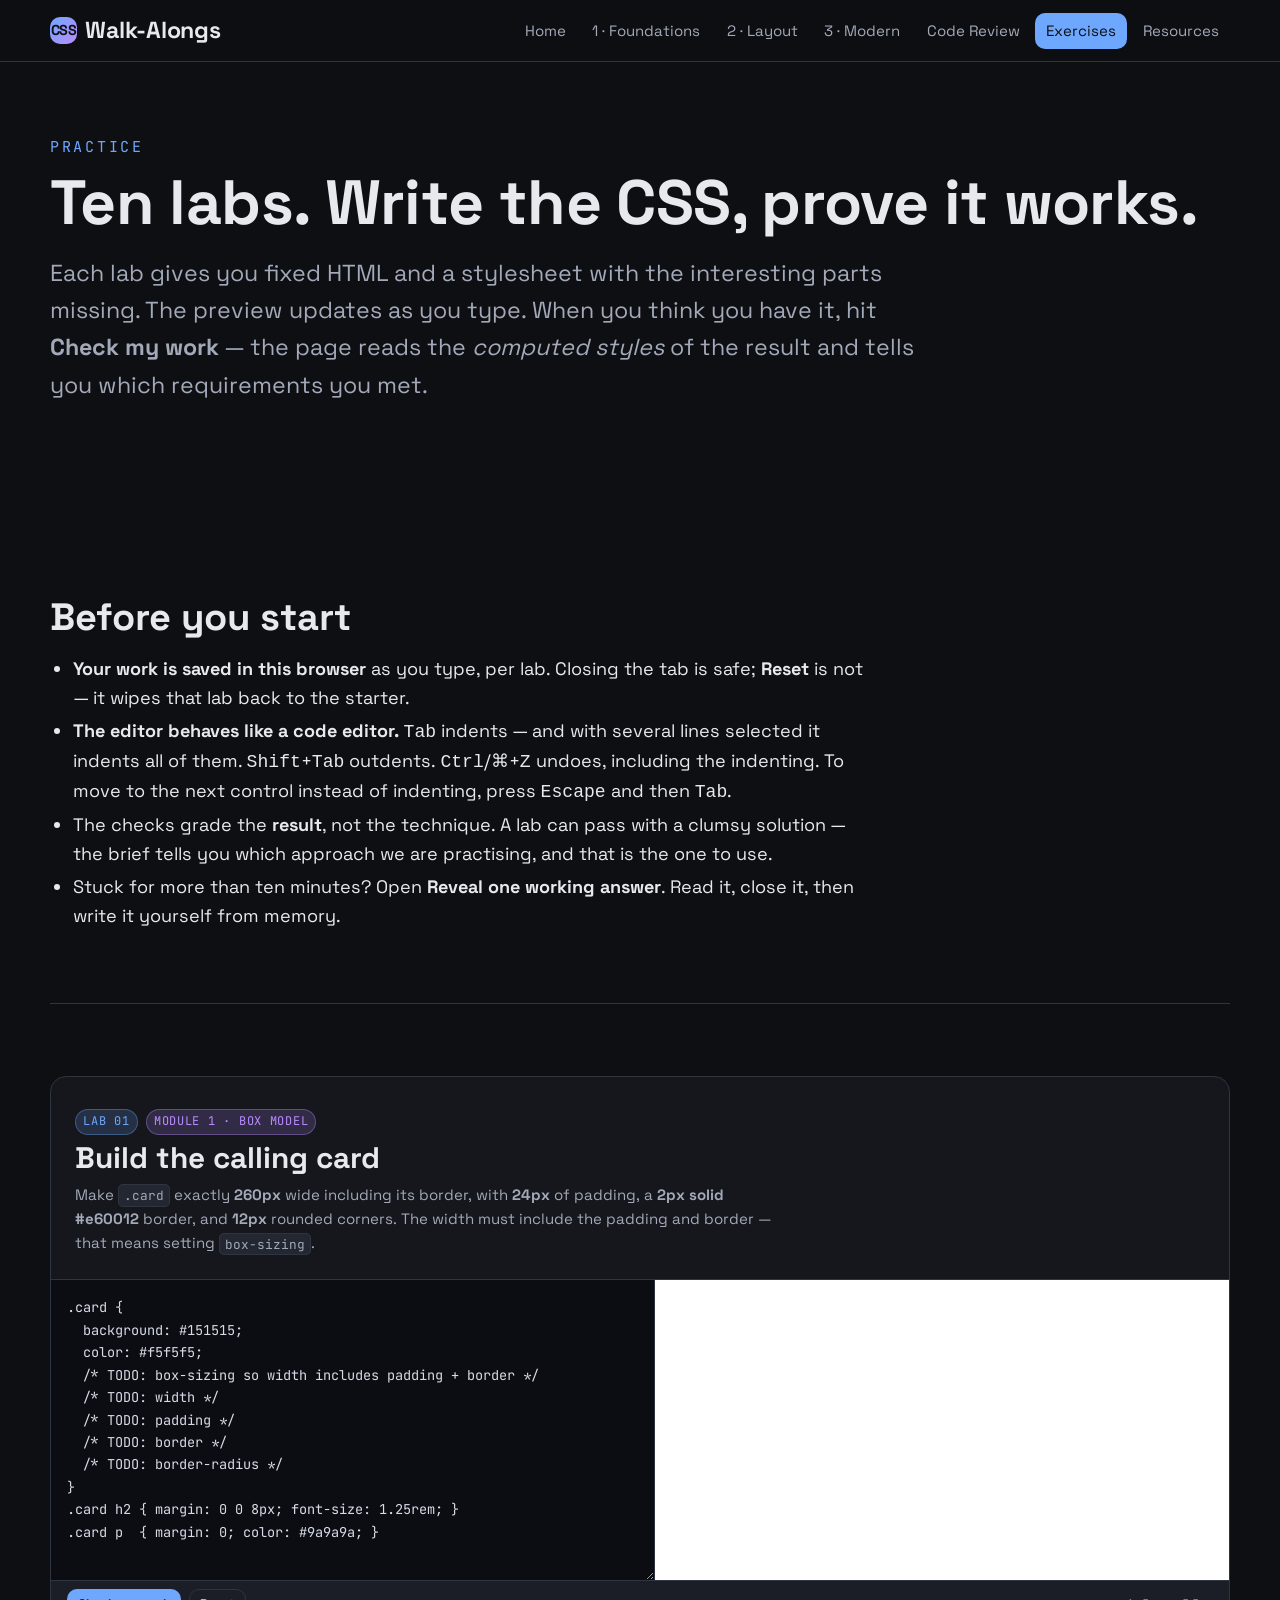
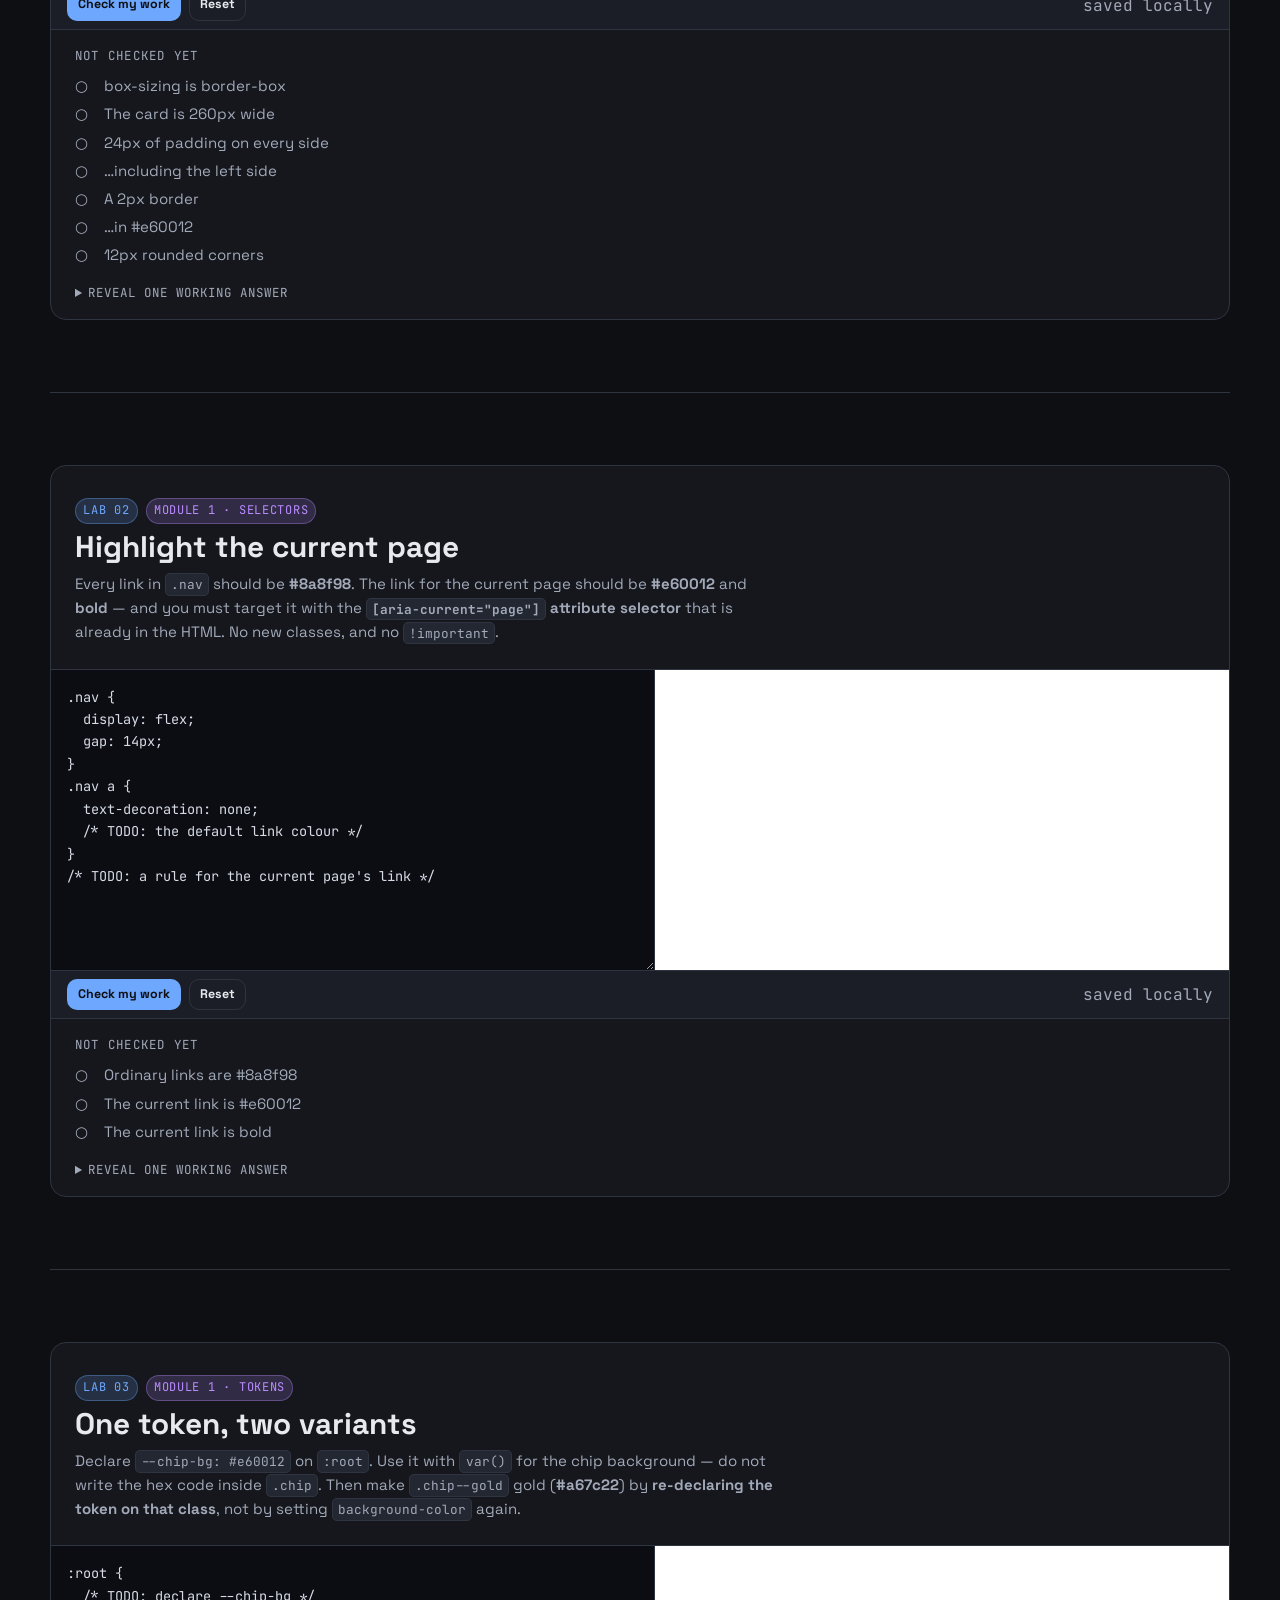
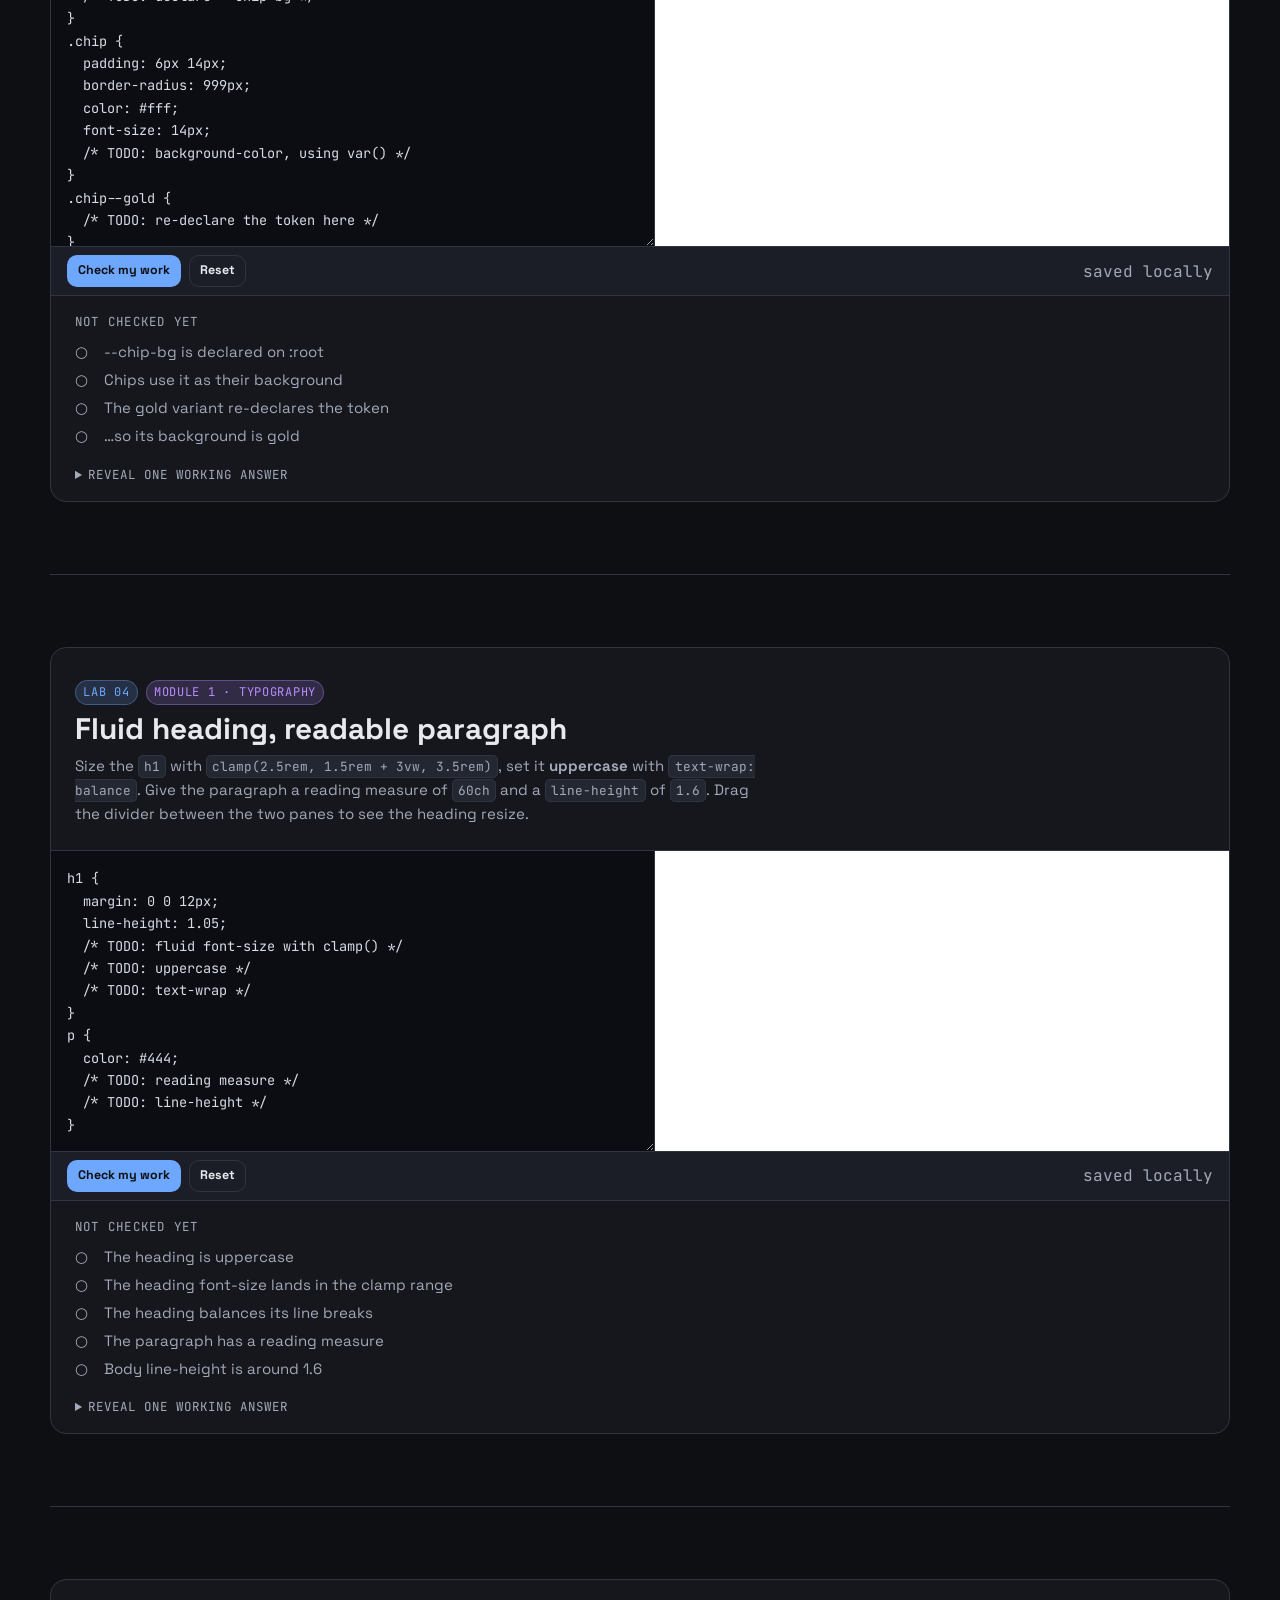
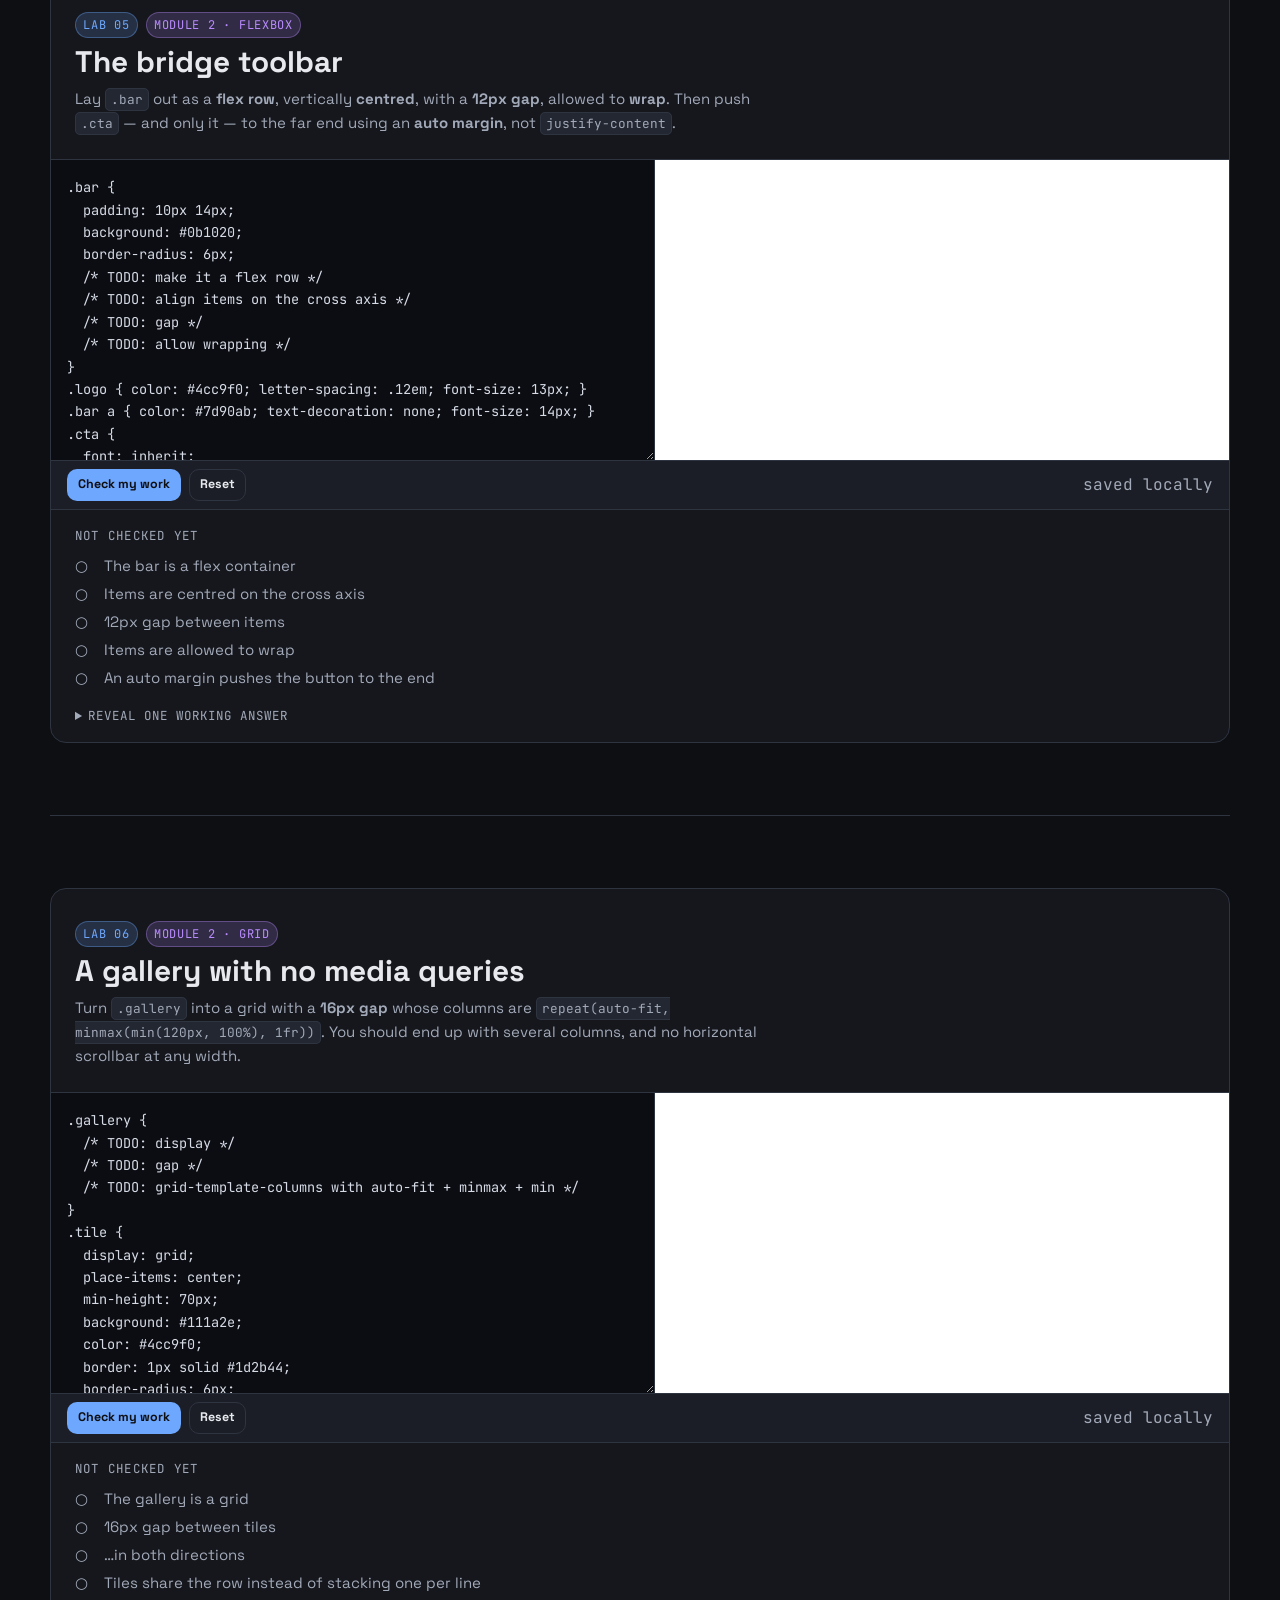
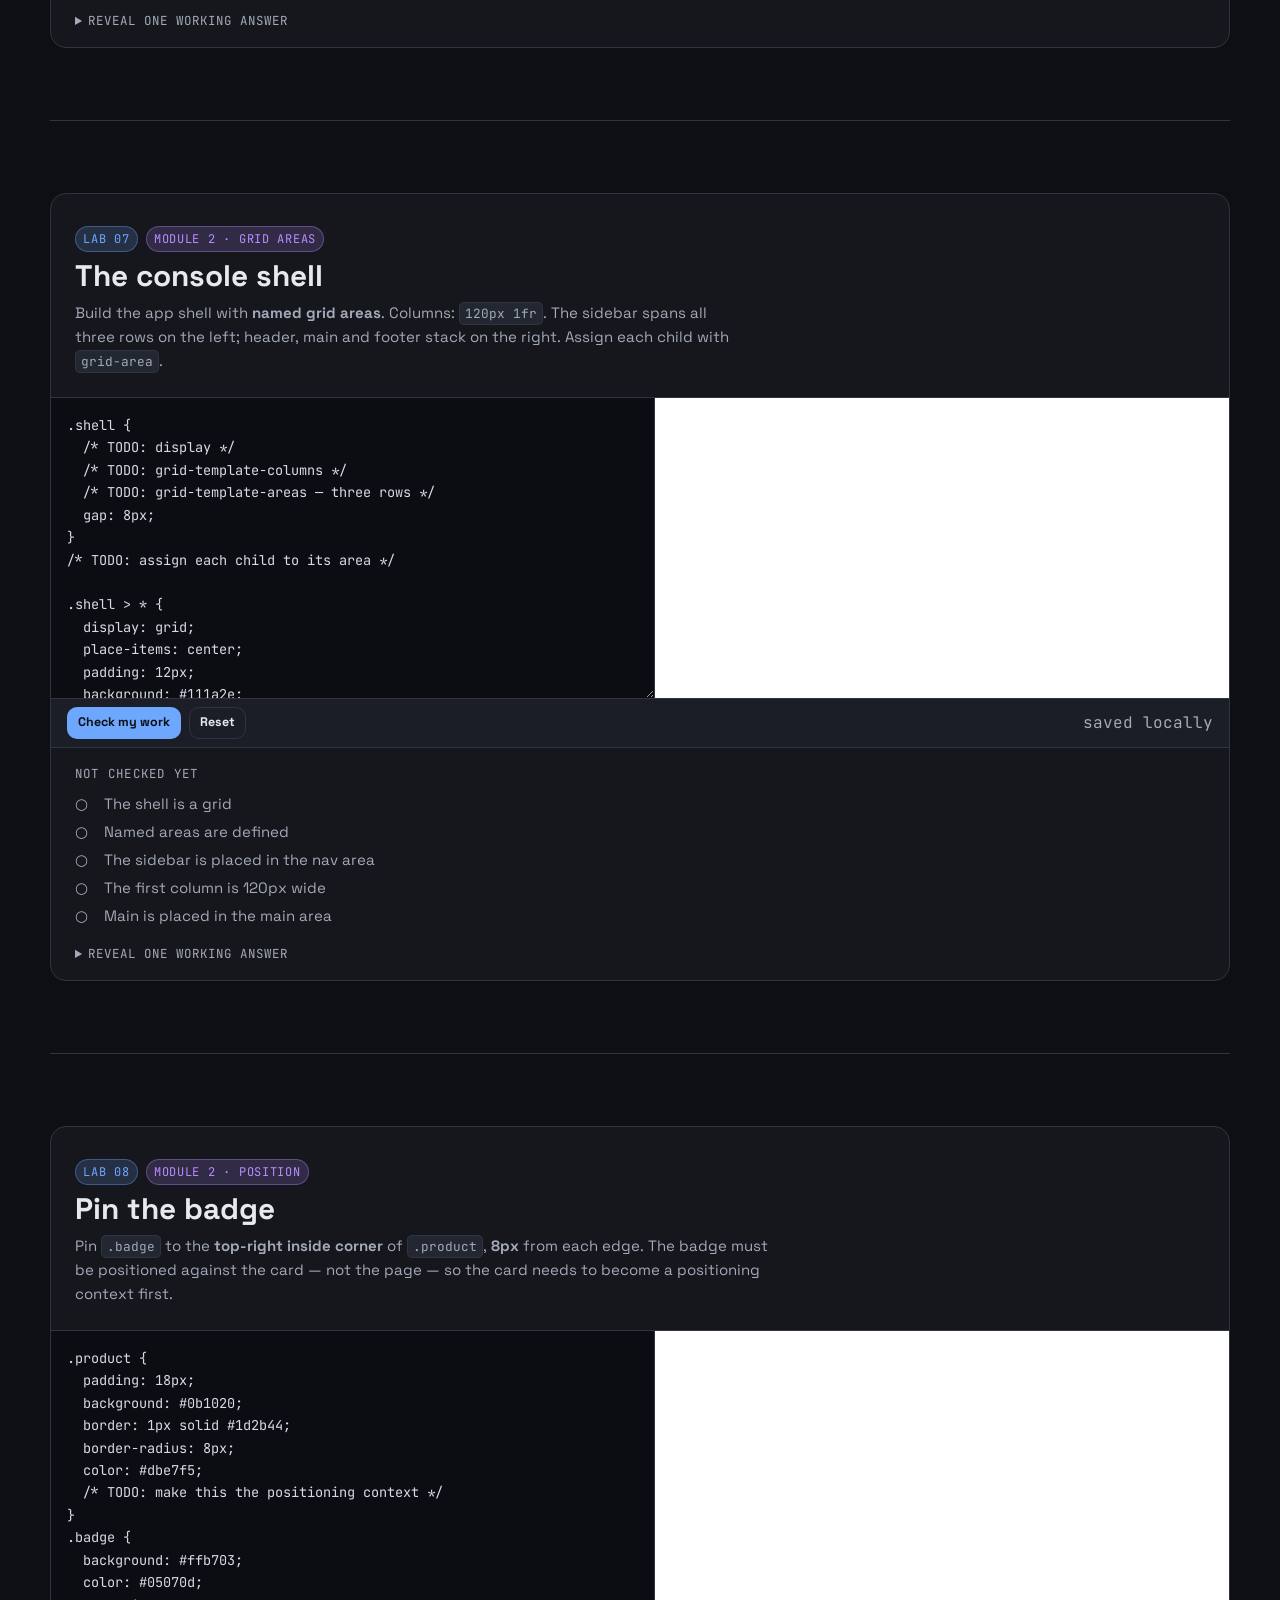
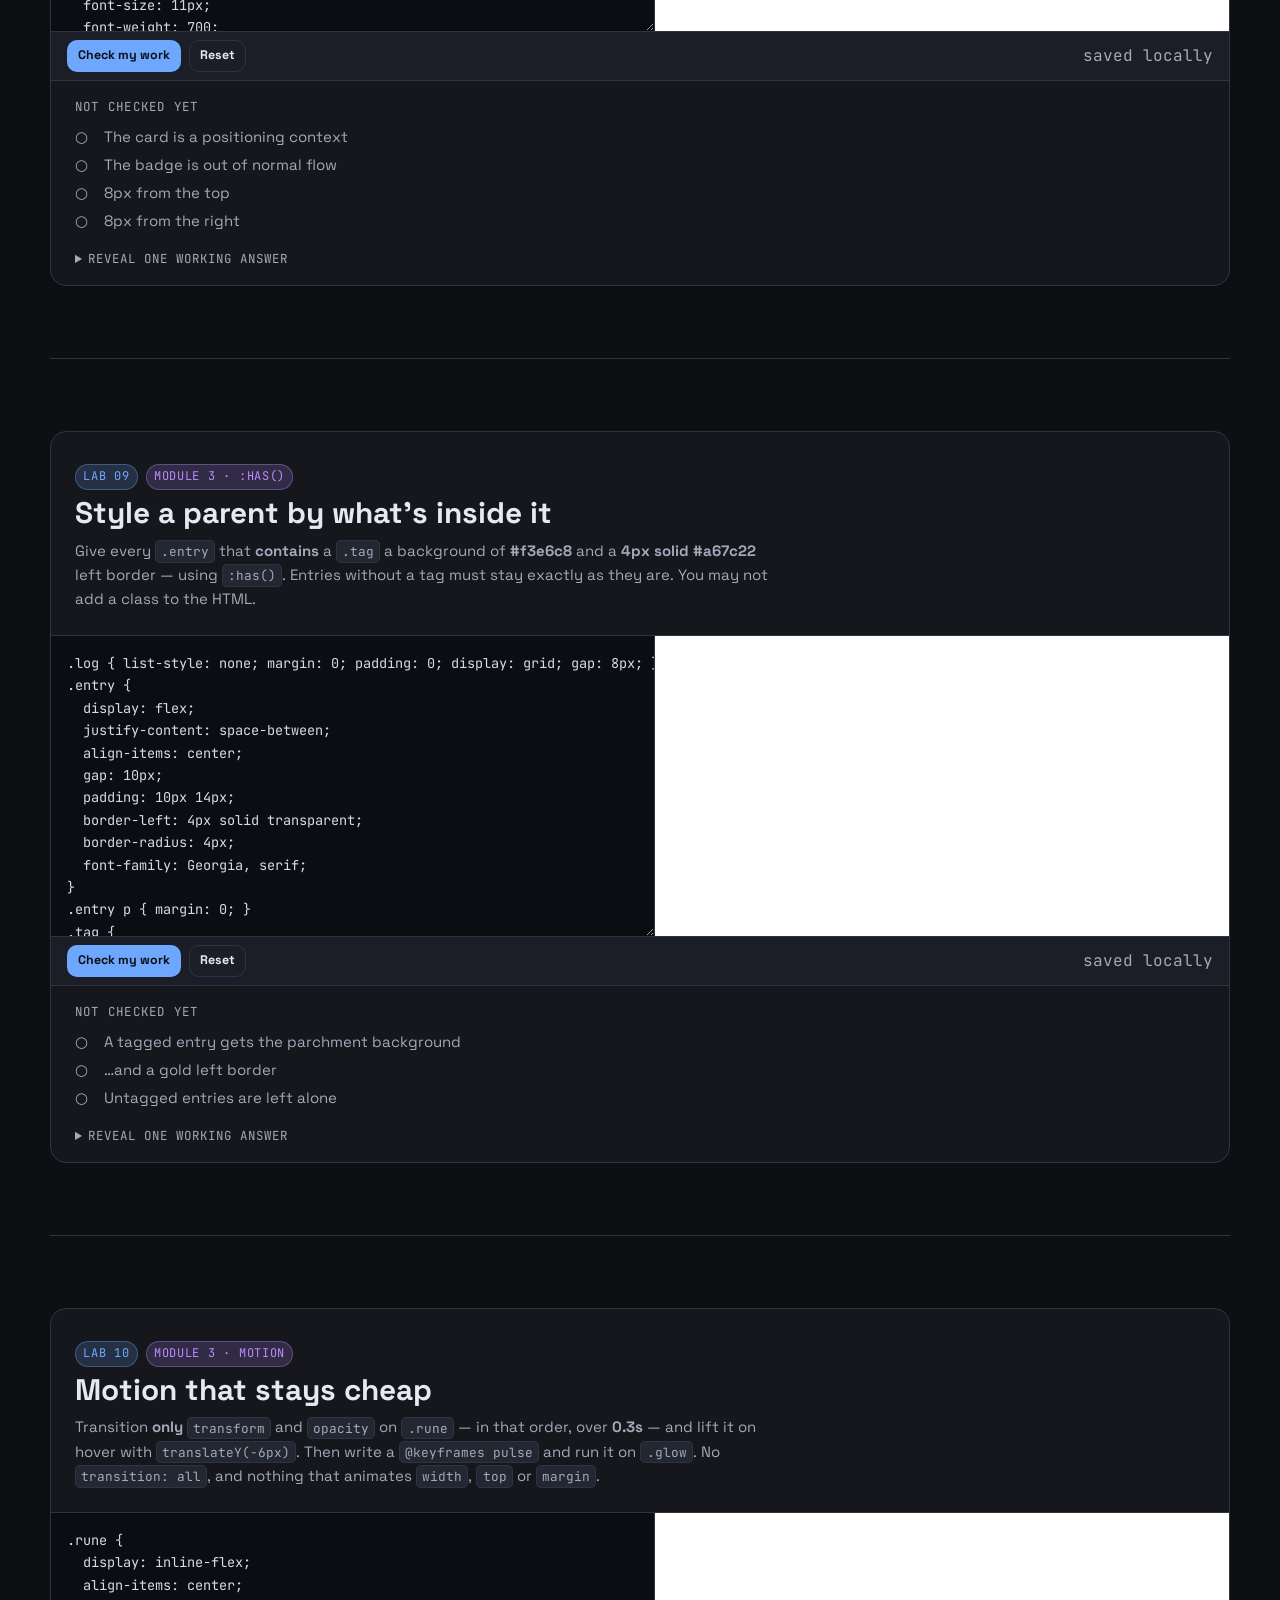
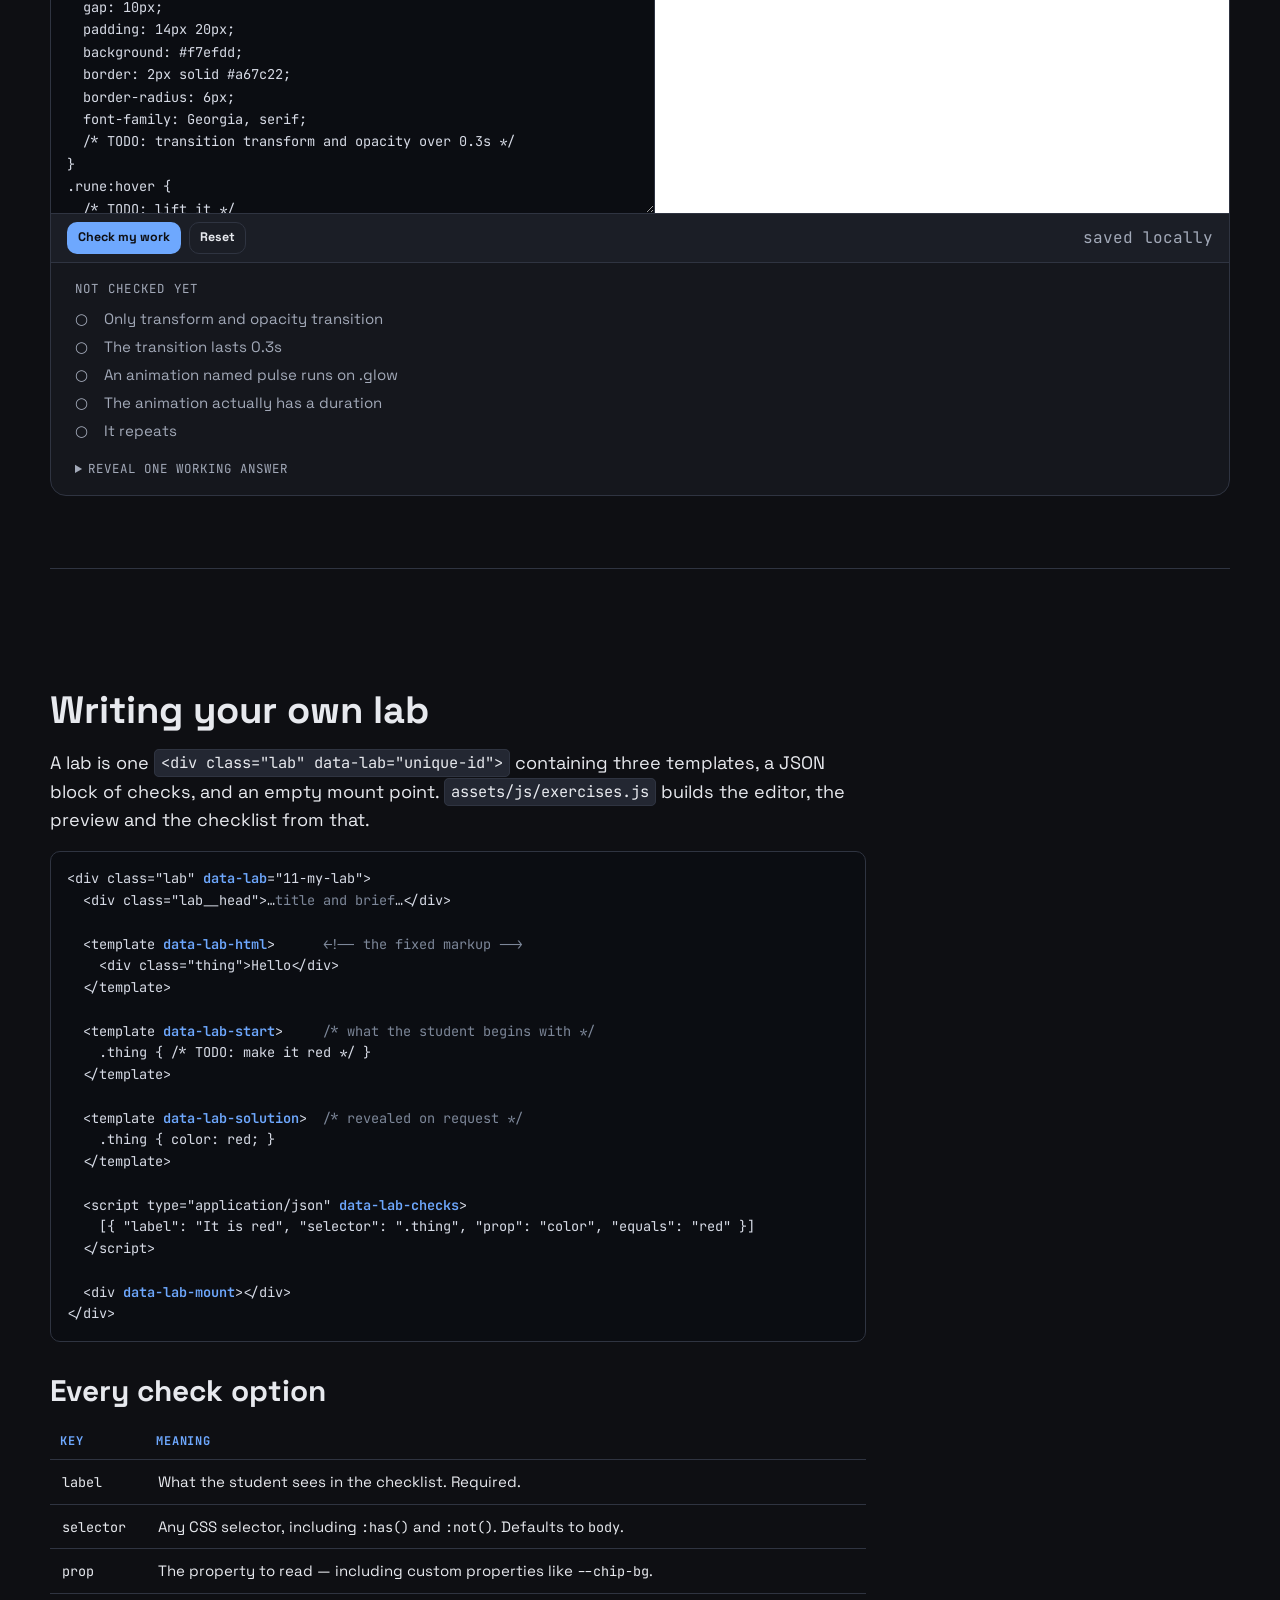
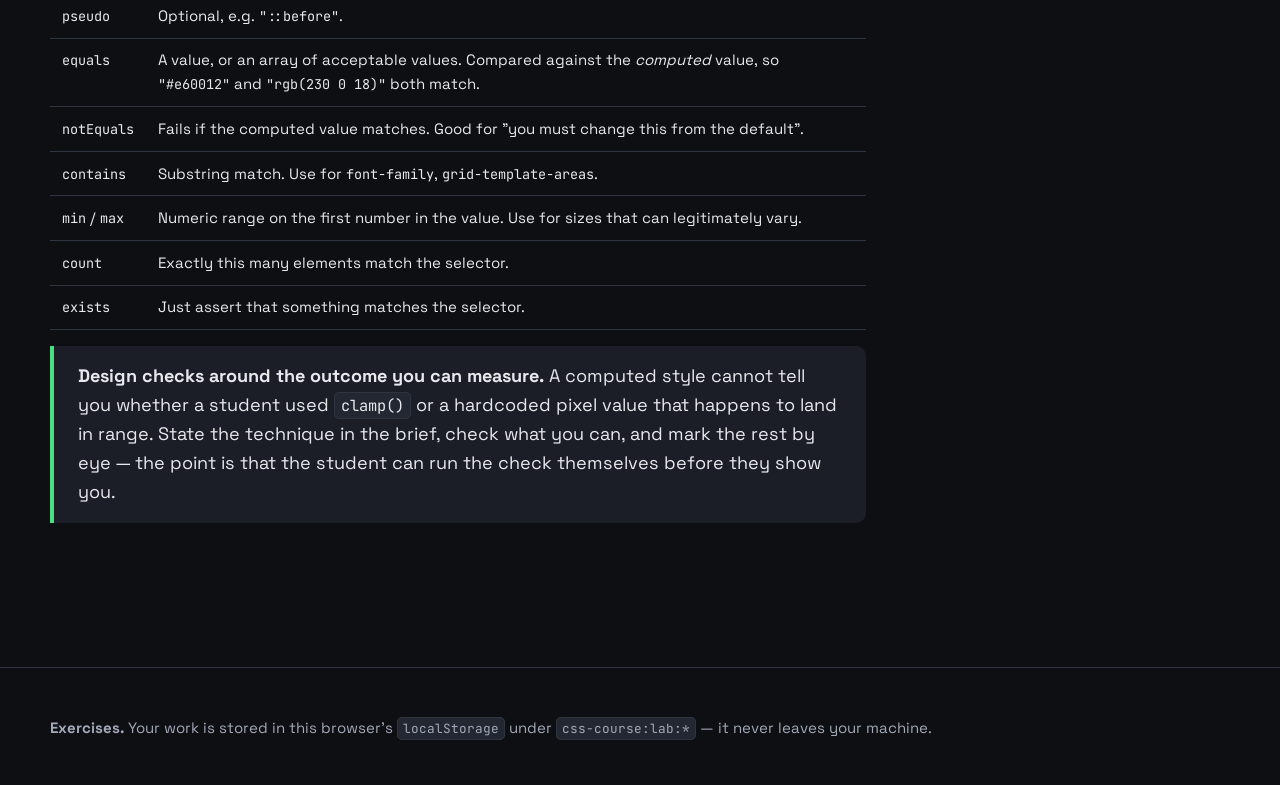
<file: exercises.html>
<!doctype html>
<html lang="en">
<head>
<meta charset="utf-8">
<meta name="viewport" content="width=device-width, initial-scale=1">
<title>Exercises — CSS Walk-Alongs</title>
<meta name="description" content="Ten fill-in-the-blank CSS labs with a live preview and automatic checking of your computed styles.">
<link rel="icon" href="data:image/svg+xml,<svg xmlns=%22http://www.w3.org/2000/svg%22 viewBox=%220 0 100 100%22><text y=%22.9em%22 font-size=%2290%22>🧪</text></svg>">
<link rel="preconnect" href="https://fonts.googleapis.com">
<link rel="preconnect" href="https://fonts.gstatic.com" crossorigin>
<link href="https://fonts.googleapis.com/css2?family=Space+Grotesk:wght@400;500;700&family=JetBrains+Mono:wght@400;600&display=swap" rel="stylesheet">
<link rel="stylesheet" href="assets/css/base.css">
<link rel="stylesheet" href="assets/css/lab.css">
</head>
<body class="page">
<a class="skip-link" href="#main">Skip to content</a>

<header class="site-header">
  <div class="wrap site-header__inner">
    <a class="brand" href="index.html"><span class="brand__mark">CSS</span> Walk-Alongs</a>
    <nav class="nav" aria-label="Main">
      <a href="index.html"><span>Home</span></a>
      <a href="lesson-1-persona.html"><span>1 · Foundations</span></a>
      <a href="lesson-2-starwars.html"><span>2 · Layout</span></a>
      <a href="lesson-3-baldursgate.html"><span>3 · Modern</span></a>
      <a href="code-review.html"><span>Code Review</span></a>
      <a href="exercises.html" aria-current="page"><span>Exercises</span></a>
      <a href="resources.html"><span>Resources</span></a>
    </nav>
  </div>
</header>

<main id="main">

  <section class="wrap hero">
    <p class="eyebrow">Practice</p>
    <h1>Ten labs. Write the CSS, prove it works.</h1>
    <p class="lede">
      Each lab gives you fixed HTML and a stylesheet with the interesting parts
      missing. The preview updates as you type. When you think you have it, hit
      <b>Check my work</b> — the page reads the <em>computed styles</em> of the
      result and tells you which requirements you met.
    </p>
  </section>

  <section class="wrap section">
    <div class="prose">
      <h2 class="mt-0">Before you start</h2>
      <ul>
        <li><b>Your work is saved in this browser</b> as you type, per lab. Closing the tab is safe; <b>Reset</b> is not — it wipes that lab back to the starter.</li>
        <li><b>The editor behaves like a code editor.</b> <kbd>Tab</kbd> indents
          — and with several lines selected it indents all of them.
          <kbd>Shift</kbd>+<kbd>Tab</kbd> outdents. <kbd>Ctrl</kbd>/<kbd>⌘</kbd>+<kbd>Z</kbd>
          undoes, including the indenting. To move to the next control instead
          of indenting, press <kbd>Escape</kbd> and then <kbd>Tab</kbd>.</li>
        <li>The checks grade the <b>result</b>, not the technique. A lab can pass with a clumsy solution — the brief tells you which approach we are practising, and that is the one to use.</li>
        <li>Stuck for more than ten minutes? Open <b>Reveal one working answer</b>. Read it, close it, then write it yourself from memory.</li>
      </ul>
      <noscript>
        <p class="js-required"><strong>JavaScript is disabled.</strong> These
        labs need it to render the preview and run the checks. The lesson pages
        and the resources page work fine without it.</p>
      </noscript>
    </div>
  </section>

  <!-- =============================================================== 01 -->
  <section class="wrap section">
    <div class="lab" data-lab="01-box-model">
      <div class="lab__head">
        <div class="cluster"><span class="tag">Lab 01</span><span class="tag tag--2">Module 1 · Box model</span></div>
        <h3 style="margin-block-start:.4rem;">Build the calling card</h3>
        <p class="lab__brief">
          Make <code class="inline">.card</code> exactly <b>260px</b> wide
          including its border, with <b>24px</b> of padding, a <b>2px solid
          #e60012</b> border, and <b>12px</b> rounded corners. The width must
          include the padding and border — that means setting
          <code class="inline">box-sizing</code>.
        </p>
      </div>

      <template data-lab-html>
        <div class="card">
          <h2>Calling Card</h2>
          <p>We know how distorted your desires have become.</p>
        </div>
      </template>

      <template data-lab-start>
        .card {
          background: #151515;
          color: #f5f5f5;
          /* TODO: box-sizing so width includes padding + border */
          /* TODO: width */
          /* TODO: padding */
          /* TODO: border */
          /* TODO: border-radius */
        }
        .card h2 { margin: 0 0 8px; font-size: 1.25rem; }
        .card p  { margin: 0; color: #9a9a9a; }
      </template>

      <template data-lab-solution>
        .card {
          background: #151515;
          color: #f5f5f5;
          box-sizing: border-box;
          width: 260px;
          padding: 24px;
          border: 2px solid #e60012;
          border-radius: 12px;
        }
        .card h2 { margin: 0 0 8px; font-size: 1.25rem; }
        .card p  { margin: 0; color: #9a9a9a; }
      </template>

      <script type="application/json" data-lab-checks>
      [
        { "label": "box-sizing is border-box",        "selector": ".card", "prop": "box-sizing",       "equals": "border-box" },
        { "label": "The card is 260px wide",          "selector": ".card", "prop": "width",            "equals": "260px" },
        { "label": "24px of padding on every side",   "selector": ".card", "prop": "padding-top",      "equals": "24px" },
        { "label": "…including the left side",        "selector": ".card", "prop": "padding-left",     "equals": "24px" },
        { "label": "A 2px border",                    "selector": ".card", "prop": "border-top-width", "equals": "2px" },
        { "label": "…in #e60012",                     "selector": ".card", "prop": "border-top-color", "equals": "#e60012" },
        { "label": "12px rounded corners",            "selector": ".card", "prop": "border-top-left-radius", "equals": "12px" }
      ]
      </script>

      <div data-lab-mount></div>
    </div>
  </section>

  <!-- =============================================================== 02 -->
  <section class="wrap section">
    <div class="lab" data-lab="02-selectors">
      <div class="lab__head">
        <div class="cluster"><span class="tag">Lab 02</span><span class="tag tag--2">Module 1 · Selectors</span></div>
        <h3 style="margin-block-start:.4rem;">Highlight the current page</h3>
        <p class="lab__brief">
          Every link in <code class="inline">.nav</code> should be
          <b>#8a8f98</b>. The link for the current page should be
          <b>#e60012</b> and <b>bold</b> — and you must target it with the
          <b><code class="inline">[aria-current="page"]</code> attribute
          selector</b> that is already in the HTML. No new classes, and no
          <code class="inline">!important</code>.
        </p>
      </div>

      <template data-lab-html>
        <nav class="nav">
          <a href="#">Home</a>
          <a href="#" aria-current="page">Modules</a>
          <a href="#">Resources</a>
        </nav>
      </template>

      <template data-lab-start>
        .nav {
          display: flex;
          gap: 14px;
        }
        .nav a {
          text-decoration: none;
          /* TODO: the default link colour */
        }
        /* TODO: a rule for the current page's link */
      </template>

      <template data-lab-solution>
        .nav {
          display: flex;
          gap: 14px;
        }
        .nav a {
          text-decoration: none;
          color: #8a8f98;
        }
        .nav a[aria-current="page"] {
          color: #e60012;
          font-weight: 700;
        }
      </template>

      <script type="application/json" data-lab-checks>
      [
        { "label": "Ordinary links are #8a8f98", "selector": ".nav a:not([aria-current])", "prop": "color",       "equals": "#8a8f98" },
        { "label": "The current link is #e60012", "selector": ".nav a[aria-current='page']", "prop": "color",     "equals": "#e60012" },
        { "label": "The current link is bold",    "selector": ".nav a[aria-current='page']", "prop": "font-weight", "equals": "700" }
      ]
      </script>

      <div data-lab-mount></div>
    </div>
  </section>

  <!-- =============================================================== 03 -->
  <section class="wrap section">
    <div class="lab" data-lab="03-custom-properties">
      <div class="lab__head">
        <div class="cluster"><span class="tag">Lab 03</span><span class="tag tag--2">Module 1 · Tokens</span></div>
        <h3 style="margin-block-start:.4rem;">One token, two variants</h3>
        <p class="lab__brief">
          Declare <code class="inline">--chip-bg: #e60012</code> on
          <code class="inline">:root</code>. Use it with
          <code class="inline">var()</code> for the chip background — do not
          write the hex code inside <code class="inline">.chip</code>. Then
          make <code class="inline">.chip--gold</code> gold
          (<b>#a67c22</b>) by <b>re-declaring the token on that class</b>, not
          by setting <code class="inline">background-color</code> again.
        </p>
      </div>

      <template data-lab-html>
        <div style="display:flex;gap:10px;flex-wrap:wrap;">
          <span class="chip">Phantom</span>
          <span class="chip">Thief</span>
          <span class="chip chip--gold">Legendary</span>
        </div>
      </template>

      <template data-lab-start>
        :root {
          /* TODO: declare --chip-bg */
        }
        .chip {
          padding: 6px 14px;
          border-radius: 999px;
          color: #fff;
          font-size: 14px;
          /* TODO: background-color, using var() */
        }
        .chip--gold {
          /* TODO: re-declare the token here */
        }
      </template>

      <template data-lab-solution>
        :root {
          --chip-bg: #e60012;
        }
        .chip {
          padding: 6px 14px;
          border-radius: 999px;
          color: #fff;
          font-size: 14px;
          background-color: var(--chip-bg);
        }
        .chip--gold {
          --chip-bg: #a67c22;
        }
      </template>

      <script type="application/json" data-lab-checks>
      [
        { "label": "--chip-bg is declared on :root", "selector": ":root",       "prop": "--chip-bg",        "contains": "#e60012" },
        { "label": "Chips use it as their background", "selector": ".chip",     "prop": "background-color", "equals": "#e60012" },
        { "label": "The gold variant re-declares the token", "selector": ".chip--gold", "prop": "--chip-bg", "contains": "#a67c22" },
        { "label": "…so its background is gold",     "selector": ".chip--gold", "prop": "background-color", "equals": "#a67c22" }
      ]
      </script>

      <div data-lab-mount></div>
    </div>
  </section>

  <!-- =============================================================== 04 -->
  <section class="wrap section">
    <div class="lab" data-lab="04-typography">
      <div class="lab__head">
        <div class="cluster"><span class="tag">Lab 04</span><span class="tag tag--2">Module 1 · Typography</span></div>
        <h3 style="margin-block-start:.4rem;">Fluid heading, readable paragraph</h3>
        <p class="lab__brief">
          Size the <code class="inline">h1</code> with
          <code class="inline">clamp(2.5rem, 1.5rem + 3vw, 3.5rem)</code>, set it
          <b>uppercase</b> with <code class="inline">text-wrap: balance</code>.
          Give the paragraph a reading measure of
          <code class="inline">60ch</code> and a
          <code class="inline">line-height</code> of <code class="inline">1.6</code>.
          Drag the divider between the two panes to see the heading resize.
        </p>
      </div>

      <template data-lab-html>
        <h1>Steal the treasure of a corrupt heart</h1>
        <p>Line length and line height decide whether a paragraph is comfortable to read. Somewhere around sixty characters per line is the sweet spot for most Latin text, and roughly 1.5 to 1.7 line height for body copy.</p>
      </template>

      <template data-lab-start>
        h1 {
          margin: 0 0 12px;
          line-height: 1.05;
          /* TODO: fluid font-size with clamp() */
          /* TODO: uppercase */
          /* TODO: text-wrap */
        }
        p {
          color: #444;
          /* TODO: reading measure */
          /* TODO: line-height */
        }
      </template>

      <template data-lab-solution>
        h1 {
          margin: 0 0 12px;
          line-height: 1.05;
          font-size: clamp(2.5rem, 1.5rem + 3vw, 3.5rem);
          text-transform: uppercase;
          text-wrap: balance;
        }
        p {
          color: #444;
          max-width: 60ch;
          line-height: 1.6;
        }
      </template>

      <script type="application/json" data-lab-checks>
      [
        { "label": "The heading is uppercase",              "selector": "h1", "prop": "text-transform", "equals": "uppercase" },
        { "label": "The heading font-size lands in the clamp range", "selector": "h1", "prop": "font-size", "min": 40, "max": 58 },
        { "label": "The heading balances its line breaks",  "selector": "h1", "prop": "text-wrap",      "contains": "balance" },
        { "label": "The paragraph has a reading measure",   "selector": "p",  "prop": "max-width",      "min": 300, "max": 800 },
        { "label": "Body line-height is around 1.6",        "selector": "p",  "prop": "line-height",    "min": 25, "max": 27 }
      ]
      </script>

      <div data-lab-mount></div>
    </div>
  </section>

  <!-- =============================================================== 05 -->
  <section class="wrap section">
    <div class="lab" data-lab="05-flexbox">
      <div class="lab__head">
        <div class="cluster"><span class="tag">Lab 05</span><span class="tag tag--2">Module 2 · Flexbox</span></div>
        <h3 style="margin-block-start:.4rem;">The bridge toolbar</h3>
        <p class="lab__brief">
          Lay <code class="inline">.bar</code> out as a <b>flex row</b>,
          vertically <b>centred</b>, with a <b>12px gap</b>, allowed to
          <b>wrap</b>. Then push <code class="inline">.cta</code> — and only it
          — to the far end using an <b>auto margin</b>, not
          <code class="inline">justify-content</code>.
        </p>
      </div>

      <template data-lab-html>
        <div class="bar">
          <strong class="logo">MILLENNIUM</strong>
          <a href="#">Systems</a>
          <a href="#">Cargo</a>
          <button class="cta">Jump</button>
        </div>
      </template>

      <template data-lab-start>
        .bar {
          padding: 10px 14px;
          background: #0b1020;
          border-radius: 6px;
          /* TODO: make it a flex row */
          /* TODO: align items on the cross axis */
          /* TODO: gap */
          /* TODO: allow wrapping */
        }
        .logo { color: #4cc9f0; letter-spacing: .12em; font-size: 13px; }
        .bar a { color: #7d90ab; text-decoration: none; font-size: 14px; }
        .cta {
          font: inherit;
          padding: 6px 14px;
          border: 0;
          border-radius: 4px;
          background: #4cc9f0;
          cursor: pointer;
          /* TODO: push me to the end */
        }
      </template>

      <template data-lab-solution>
        .bar {
          padding: 10px 14px;
          background: #0b1020;
          border-radius: 6px;
          display: flex;
          align-items: center;
          gap: 12px;
          flex-wrap: wrap;
        }
        .logo { color: #4cc9f0; letter-spacing: .12em; font-size: 13px; }
        .bar a { color: #7d90ab; text-decoration: none; font-size: 14px; }
        .cta {
          font: inherit;
          padding: 6px 14px;
          border: 0;
          border-radius: 4px;
          background: #4cc9f0;
          cursor: pointer;
          margin-inline-start: auto;
        }
      </template>

      <script type="application/json" data-lab-checks>
      [
        { "label": "The bar is a flex container", "selector": ".bar", "prop": "display",     "equals": "flex" },
        { "label": "Items are centred on the cross axis", "selector": ".bar", "prop": "align-items", "equals": "center" },
        { "label": "12px gap between items",     "selector": ".bar", "prop": "column-gap",  "equals": "12px" },
        { "label": "Items are allowed to wrap",  "selector": ".bar", "prop": "flex-wrap",   "equals": "wrap" },
        { "label": "An auto margin pushes the button to the end", "selector": ".cta", "prop": "margin-left", "min": 1 }
      ]
      </script>

      <div data-lab-mount></div>
    </div>
  </section>

  <!-- =============================================================== 06 -->
  <section class="wrap section">
    <div class="lab" data-lab="06-grid-autofit">
      <div class="lab__head">
        <div class="cluster"><span class="tag">Lab 06</span><span class="tag tag--2">Module 2 · Grid</span></div>
        <h3 style="margin-block-start:.4rem;">A gallery with no media queries</h3>
        <p class="lab__brief">
          Turn <code class="inline">.gallery</code> into a grid with a
          <b>16px gap</b> whose columns are
          <code class="inline">repeat(auto-fit, minmax(min(120px, 100%), 1fr))</code>.
          You should end up with several columns, and no horizontal scrollbar
          at any width.
        </p>
      </div>

      <template data-lab-html>
        <div style="max-width:460px;">
          <div class="gallery">
            <div class="tile">01</div><div class="tile">02</div><div class="tile">03</div>
            <div class="tile">04</div><div class="tile">05</div><div class="tile">06</div>
          </div>
        </div>
      </template>

      <template data-lab-start>
        .gallery {
          /* TODO: display */
          /* TODO: gap */
          /* TODO: grid-template-columns with auto-fit + minmax + min */
        }
        .tile {
          display: grid;
          place-items: center;
          min-height: 70px;
          background: #111a2e;
          color: #4cc9f0;
          border: 1px solid #1d2b44;
          border-radius: 6px;
          font-family: monospace;
        }
      </template>

      <template data-lab-solution>
        .gallery {
          display: grid;
          gap: 16px;
          grid-template-columns: repeat(auto-fit, minmax(min(120px, 100%), 1fr));
        }
        .tile {
          display: grid;
          place-items: center;
          min-height: 70px;
          background: #111a2e;
          color: #4cc9f0;
          border: 1px solid #1d2b44;
          border-radius: 6px;
          font-family: monospace;
        }
      </template>

      <script type="application/json" data-lab-checks>
      [
        { "label": "The gallery is a grid",   "selector": ".gallery", "prop": "display",    "equals": "grid" },
        { "label": "16px gap between tiles",  "selector": ".gallery", "prop": "column-gap", "equals": "16px" },
        { "label": "…in both directions",     "selector": ".gallery", "prop": "row-gap",    "equals": "16px" },
        { "label": "Tiles share the row instead of stacking one per line", "selector": ".tile", "prop": "width", "min": 90, "max": 240 }
      ]
      </script>

      <div data-lab-mount></div>
    </div>
  </section>

  <!-- =============================================================== 07 -->
  <section class="wrap section">
    <div class="lab" data-lab="07-grid-areas">
      <div class="lab__head">
        <div class="cluster"><span class="tag">Lab 07</span><span class="tag tag--2">Module 2 · Grid areas</span></div>
        <h3 style="margin-block-start:.4rem;">The console shell</h3>
        <p class="lab__brief">
          Build the app shell with <b>named grid areas</b>. Columns:
          <code class="inline">120px 1fr</code>. The sidebar spans all three
          rows on the left; header, main and footer stack on the right. Assign
          each child with <code class="inline">grid-area</code>.
        </p>
      </div>

      <template data-lab-html>
        <div class="shell">
          <aside class="sidebar">nav</aside>
          <header class="head">header</header>
          <main class="main">main</main>
          <footer class="foot">footer</footer>
        </div>
      </template>

      <template data-lab-start>
        .shell {
          /* TODO: display */
          /* TODO: grid-template-columns */
          /* TODO: grid-template-areas — three rows */
          gap: 8px;
        }
        /* TODO: assign each child to its area */

        .shell > * {
          display: grid;
          place-items: center;
          padding: 12px;
          background: #111a2e;
          color: #4cc9f0;
          border: 1px solid #1d2b44;
          border-radius: 6px;
          font-family: monospace;
          font-size: 13px;
        }
        .main { min-height: 90px; }
      </template>

      <template data-lab-solution>
        .shell {
          display: grid;
          grid-template-columns: 120px 1fr;
          grid-template-areas:
            "nav header"
            "nav main"
            "nav footer";
          gap: 8px;
        }
        .sidebar { grid-area: nav; }
        .head    { grid-area: header; }
        .main    { grid-area: main; }
        .foot    { grid-area: footer; }

        .shell > * {
          display: grid;
          place-items: center;
          padding: 12px;
          background: #111a2e;
          color: #4cc9f0;
          border: 1px solid #1d2b44;
          border-radius: 6px;
          font-family: monospace;
          font-size: 13px;
        }
        .main { min-height: 90px; }
      </template>

      <script type="application/json" data-lab-checks>
      [
        { "label": "The shell is a grid",              "selector": ".shell",  "prop": "display",              "equals": "grid" },
        { "label": "Named areas are defined",          "selector": ".shell",  "prop": "grid-template-areas",  "contains": "nav" },
        { "label": "The sidebar is placed in the nav area", "selector": ".sidebar", "prop": "grid-column-start", "contains": "nav" },
        { "label": "The first column is 120px wide",   "selector": ".shell",  "prop": "grid-template-columns", "contains": "120px" },
        { "label": "Main is placed in the main area",  "selector": ".main",   "prop": "grid-column-start",    "contains": "main" }
      ]
      </script>

      <div data-lab-mount></div>
    </div>
  </section>

  <!-- =============================================================== 08 -->
  <section class="wrap section">
    <div class="lab" data-lab="08-positioning">
      <div class="lab__head">
        <div class="cluster"><span class="tag">Lab 08</span><span class="tag tag--2">Module 2 · Position</span></div>
        <h3 style="margin-block-start:.4rem;">Pin the badge</h3>
        <p class="lab__brief">
          Pin <code class="inline">.badge</code> to the <b>top-right inside
          corner</b> of <code class="inline">.product</code>, <b>8px</b> from
          each edge. The badge must be positioned against the card — not the
          page — so the card needs to become a positioning context first.
        </p>
      </div>

      <template data-lab-html>
        <div class="product">
          <span class="badge">NEW</span>
          <h3>Astromech Droid</h3>
          <p>Repairs hyperdrives. Complains constantly.</p>
        </div>
      </template>

      <template data-lab-start>
        .product {
          padding: 18px;
          background: #0b1020;
          border: 1px solid #1d2b44;
          border-radius: 8px;
          color: #dbe7f5;
          /* TODO: make this the positioning context */
        }
        .badge {
          background: #ffb703;
          color: #05070d;
          font-size: 11px;
          font-weight: 700;
          padding: 3px 8px;
          border-radius: 999px;
          /* TODO: take me out of flow and pin me */
        }
        .product h3 { margin: 0 0 6px; font-size: 1rem; }
        .product p  { margin: 0; font-size: 14px; color: #7d90ab; }
      </template>

      <template data-lab-solution>
        .product {
          padding: 18px;
          background: #0b1020;
          border: 1px solid #1d2b44;
          border-radius: 8px;
          color: #dbe7f5;
          position: relative;
        }
        .badge {
          background: #ffb703;
          color: #05070d;
          font-size: 11px;
          font-weight: 700;
          padding: 3px 8px;
          border-radius: 999px;
          position: absolute;
          inset-block-start: 8px;
          inset-inline-end: 8px;
        }
        .product h3 { margin: 0 0 6px; font-size: 1rem; }
        .product p  { margin: 0; font-size: 14px; color: #7d90ab; }
      </template>

      <script type="application/json" data-lab-checks>
      [
        { "label": "The card is a positioning context", "selector": ".product", "prop": "position", "equals": "relative" },
        { "label": "The badge is out of normal flow",   "selector": ".badge",   "prop": "position", "equals": "absolute" },
        { "label": "8px from the top",                  "selector": ".badge",   "prop": "top",      "equals": "8px" },
        { "label": "8px from the right",                "selector": ".badge",   "prop": "right",    "equals": "8px" }
      ]
      </script>

      <div data-lab-mount></div>
    </div>
  </section>

  <!-- =============================================================== 09 -->
  <section class="wrap section">
    <div class="lab" data-lab="09-has">
      <div class="lab__head">
        <div class="cluster"><span class="tag">Lab 09</span><span class="tag tag--2">Module 3 · :has()</span></div>
        <h3 style="margin-block-start:.4rem;">Style a parent by what's inside it</h3>
        <p class="lab__brief">
          Give every <code class="inline">.entry</code> that <b>contains</b> a
          <code class="inline">.tag</code> a background of <b>#f3e6c8</b> and a
          <b>4px solid #a67c22</b> left border — using
          <code class="inline">:has()</code>. Entries without a tag must stay
          exactly as they are. You may not add a class to the HTML.
        </p>
      </div>

      <template data-lab-html>
        <ul class="log">
          <li class="entry"><p>Long rest at camp.</p></li>
          <li class="entry"><p>Attack roll against the goblin.</p><span class="tag">nat 20</span></li>
          <li class="entry"><p>Persuasion check failed.</p></li>
        </ul>
      </template>

      <template data-lab-start>
        .log { list-style: none; margin: 0; padding: 0; display: grid; gap: 8px; }
        .entry {
          display: flex;
          justify-content: space-between;
          align-items: center;
          gap: 10px;
          padding: 10px 14px;
          border-left: 4px solid transparent;
          border-radius: 4px;
          font-family: Georgia, serif;
        }
        .entry p { margin: 0; }
        .tag {
          font-family: monospace;
          font-size: 11px;
          background: #a67c22;
          color: #fff;
          padding: 2px 8px;
          border-radius: 999px;
        }
        /* TODO: highlight only the entries that contain a .tag */
      </template>

      <template data-lab-solution>
        .log { list-style: none; margin: 0; padding: 0; display: grid; gap: 8px; }
        .entry {
          display: flex;
          justify-content: space-between;
          align-items: center;
          gap: 10px;
          padding: 10px 14px;
          border-left: 4px solid transparent;
          border-radius: 4px;
          font-family: Georgia, serif;
        }
        .entry p { margin: 0; }
        .tag {
          font-family: monospace;
          font-size: 11px;
          background: #a67c22;
          color: #fff;
          padding: 2px 8px;
          border-radius: 999px;
        }
        .entry:has(.tag) {
          background: #f3e6c8;
          border-left-color: #a67c22;
        }
      </template>

      <script type="application/json" data-lab-checks>
      [
        { "label": "A tagged entry gets the parchment background", "selector": ".entry:has(.tag)", "prop": "background-color", "equals": "#f3e6c8" },
        { "label": "…and a gold left border",                      "selector": ".entry:has(.tag)", "prop": "border-left-color", "equals": "#a67c22" },
        { "label": "Untagged entries are left alone",              "selector": ".entry:not(:has(.tag))", "prop": "background-color", "equals": "transparent" }
      ]
      </script>

      <div data-lab-mount></div>
    </div>
  </section>

  <!-- =============================================================== 10 -->
  <section class="wrap section">
    <div class="lab" data-lab="10-motion">
      <div class="lab__head">
        <div class="cluster"><span class="tag">Lab 10</span><span class="tag tag--2">Module 3 · Motion</span></div>
        <h3 style="margin-block-start:.4rem;">Motion that stays cheap</h3>
        <p class="lab__brief">
          Transition <b>only</b> <code class="inline">transform</code> and
          <code class="inline">opacity</code> on <code class="inline">.rune</code>
          — in that order, over <b>0.3s</b> — and lift it on hover with
          <code class="inline">translateY(-6px)</code>. Then write a
          <code class="inline">@keyframes pulse</code> and run it on
          <code class="inline">.glow</code>. No
          <code class="inline">transition: all</code>, and nothing that animates
          <code class="inline">width</code>, <code class="inline">top</code> or
          <code class="inline">margin</code>.
        </p>
      </div>

      <template data-lab-html>
        <div class="rune">
          <span class="glow"></span>
          <strong>Hover me</strong>
        </div>
      </template>

      <template data-lab-start>
        .rune {
          display: inline-flex;
          align-items: center;
          gap: 10px;
          padding: 14px 20px;
          background: #f7efdd;
          border: 2px solid #a67c22;
          border-radius: 6px;
          font-family: Georgia, serif;
          /* TODO: transition transform and opacity over 0.3s */
        }
        .rune:hover {
          /* TODO: lift it */
        }
        .glow {
          width: 12px;
          height: 12px;
          border-radius: 50%;
          background: #8a1c1c;
          /* TODO: run the pulse animation */
        }
        /* TODO: @keyframes pulse — fade the opacity down and back */
      </template>

      <template data-lab-solution>
        .rune {
          display: inline-flex;
          align-items: center;
          gap: 10px;
          padding: 14px 20px;
          background: #f7efdd;
          border: 2px solid #a67c22;
          border-radius: 6px;
          font-family: Georgia, serif;
          transition: transform 0.3s ease, opacity 0.3s ease;
        }
        .rune:hover {
          transform: translateY(-6px);
        }
        .glow {
          width: 12px;
          height: 12px;
          border-radius: 50%;
          background: #8a1c1c;
          animation: pulse 1.2s ease-in-out infinite alternate;
        }
        @keyframes pulse {
          from { opacity: 1; }
          to   { opacity: 0.25; }
        }
      </template>

      <script type="application/json" data-lab-checks>
      [
        { "label": "Only transform and opacity transition", "selector": ".rune", "prop": "transition-property", "equals": ["transform, opacity", "opacity, transform"] },
        { "label": "The transition lasts 0.3s",             "selector": ".rune", "prop": "transition-duration", "min": 0.29, "max": 0.31 },
        { "label": "An animation named pulse runs on .glow","selector": ".glow", "prop": "animation-name",      "equals": "pulse" },
        { "label": "The animation actually has a duration", "selector": ".glow", "prop": "animation-duration",  "min": 0.1 },
        { "label": "It repeats",                            "selector": ".glow", "prop": "animation-iteration-count", "equals": "infinite" }
      ]
      </script>

      <div data-lab-mount></div>
    </div>
  </section>

  <!-- =============================================================== -->
  <section class="wrap section">
    <div class="prose">
      <h2 class="mt-0">Writing your own lab</h2>
      <p>
        A lab is one <code class="inline">&lt;div class="lab" data-lab="unique-id"&gt;</code>
        containing three templates, a JSON block of checks, and an empty mount
        point. <code class="inline">assets/js/exercises.js</code> builds the
        editor, the preview and the checklist from that.
      </p>
      <pre class="code">&lt;div class="lab" <b>data-lab</b>="11-my-lab"&gt;
  &lt;div class="lab__head"&gt;…<i>title and brief</i>…&lt;/div&gt;

  &lt;template <b>data-lab-html</b>&gt;      <i>&lt;!-- the fixed markup --&gt;</i>
    &lt;div class="thing"&gt;Hello&lt;/div&gt;
  &lt;/template&gt;

  &lt;template <b>data-lab-start</b>&gt;     <i>/* what the student begins with */</i>
    .thing { /* TODO: make it red */ }
  &lt;/template&gt;

  &lt;template <b>data-lab-solution</b>&gt;  <i>/* revealed on request */</i>
    .thing { color: red; }
  &lt;/template&gt;

  &lt;script type="application/json" <b>data-lab-checks</b>&gt;
    [{ "label": "It is red", "selector": ".thing", "prop": "color", "equals": "red" }]
  &lt;/script&gt;

  &lt;div <b>data-lab-mount</b>&gt;&lt;/div&gt;
&lt;/div&gt;</pre>
      <h3>Every check option</h3>
      <div class="table-scroll">
        <table class="data">
          <thead><tr><th>Key</th><th>Meaning</th></tr></thead>
          <tbody>
            <tr><td><code>label</code></td><td>What the student sees in the checklist. Required.</td></tr>
            <tr><td><code>selector</code></td><td>Any CSS selector, including <code>:has()</code> and <code>:not()</code>. Defaults to <code>body</code>.</td></tr>
            <tr><td><code>prop</code></td><td>The property to read — including custom properties like <code>--chip-bg</code>.</td></tr>
            <tr><td><code>pseudo</code></td><td>Optional, e.g. <code>"::before"</code>.</td></tr>
            <tr><td><code>equals</code></td><td>A value, or an array of acceptable values. Compared against the <em>computed</em> value, so <code>"#e60012"</code> and <code>"rgb(230 0 18)"</code> both match.</td></tr>
            <tr><td><code>notEquals</code></td><td>Fails if the computed value matches. Good for "you must change this from the default".</td></tr>
            <tr><td><code>contains</code></td><td>Substring match. Use for <code>font-family</code>, <code>grid-template-areas</code>.</td></tr>
            <tr><td><code>min</code> / <code>max</code></td><td>Numeric range on the first number in the value. Use for sizes that can legitimately vary.</td></tr>
            <tr><td><code>count</code></td><td>Exactly this many elements match the selector.</td></tr>
            <tr><td><code>exists</code></td><td>Just assert that something matches the selector.</td></tr>
          </tbody>
        </table>
      </div>
      <div class="note note--tip">
        <strong>Design checks around the outcome you can measure.</strong>
        A computed style cannot tell you whether a student used
        <code class="inline">clamp()</code> or a hardcoded pixel value that
        happens to land in range. State the technique in the brief, check what
        you can, and mark the rest by eye — the point is that the student can
        run the check themselves before they show you.
      </div>
    </div>
  </section>

</main>

<footer class="site-footer">
  <div class="wrap">
    <p><b>Exercises.</b> Your work is stored in this browser's
      <code class="inline">localStorage</code> under
      <code class="inline">css-course:lab:*</code> — it never leaves your machine.</p>
  </div>
</footer>

<script src="assets/js/sandbox.js"></script>
<script src="assets/js/exercises.js"></script>
</body>
</html>
</file>
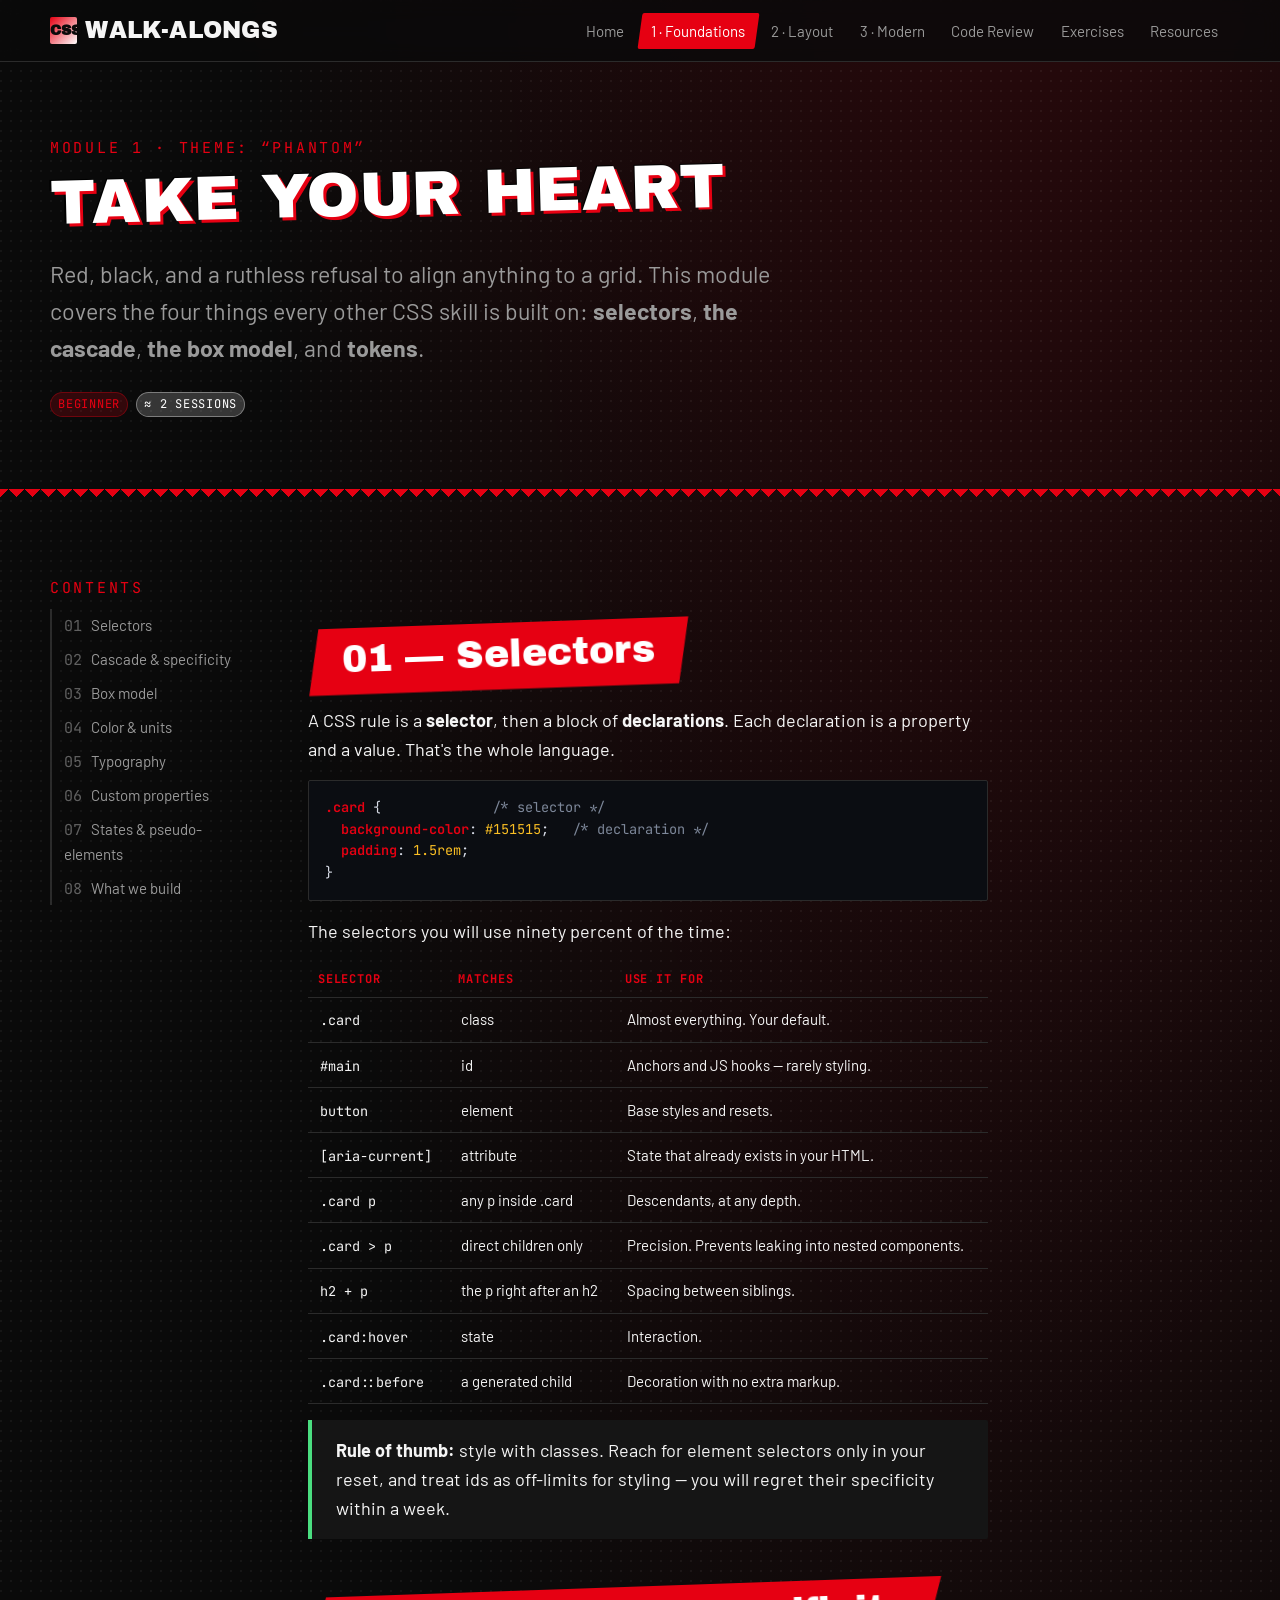
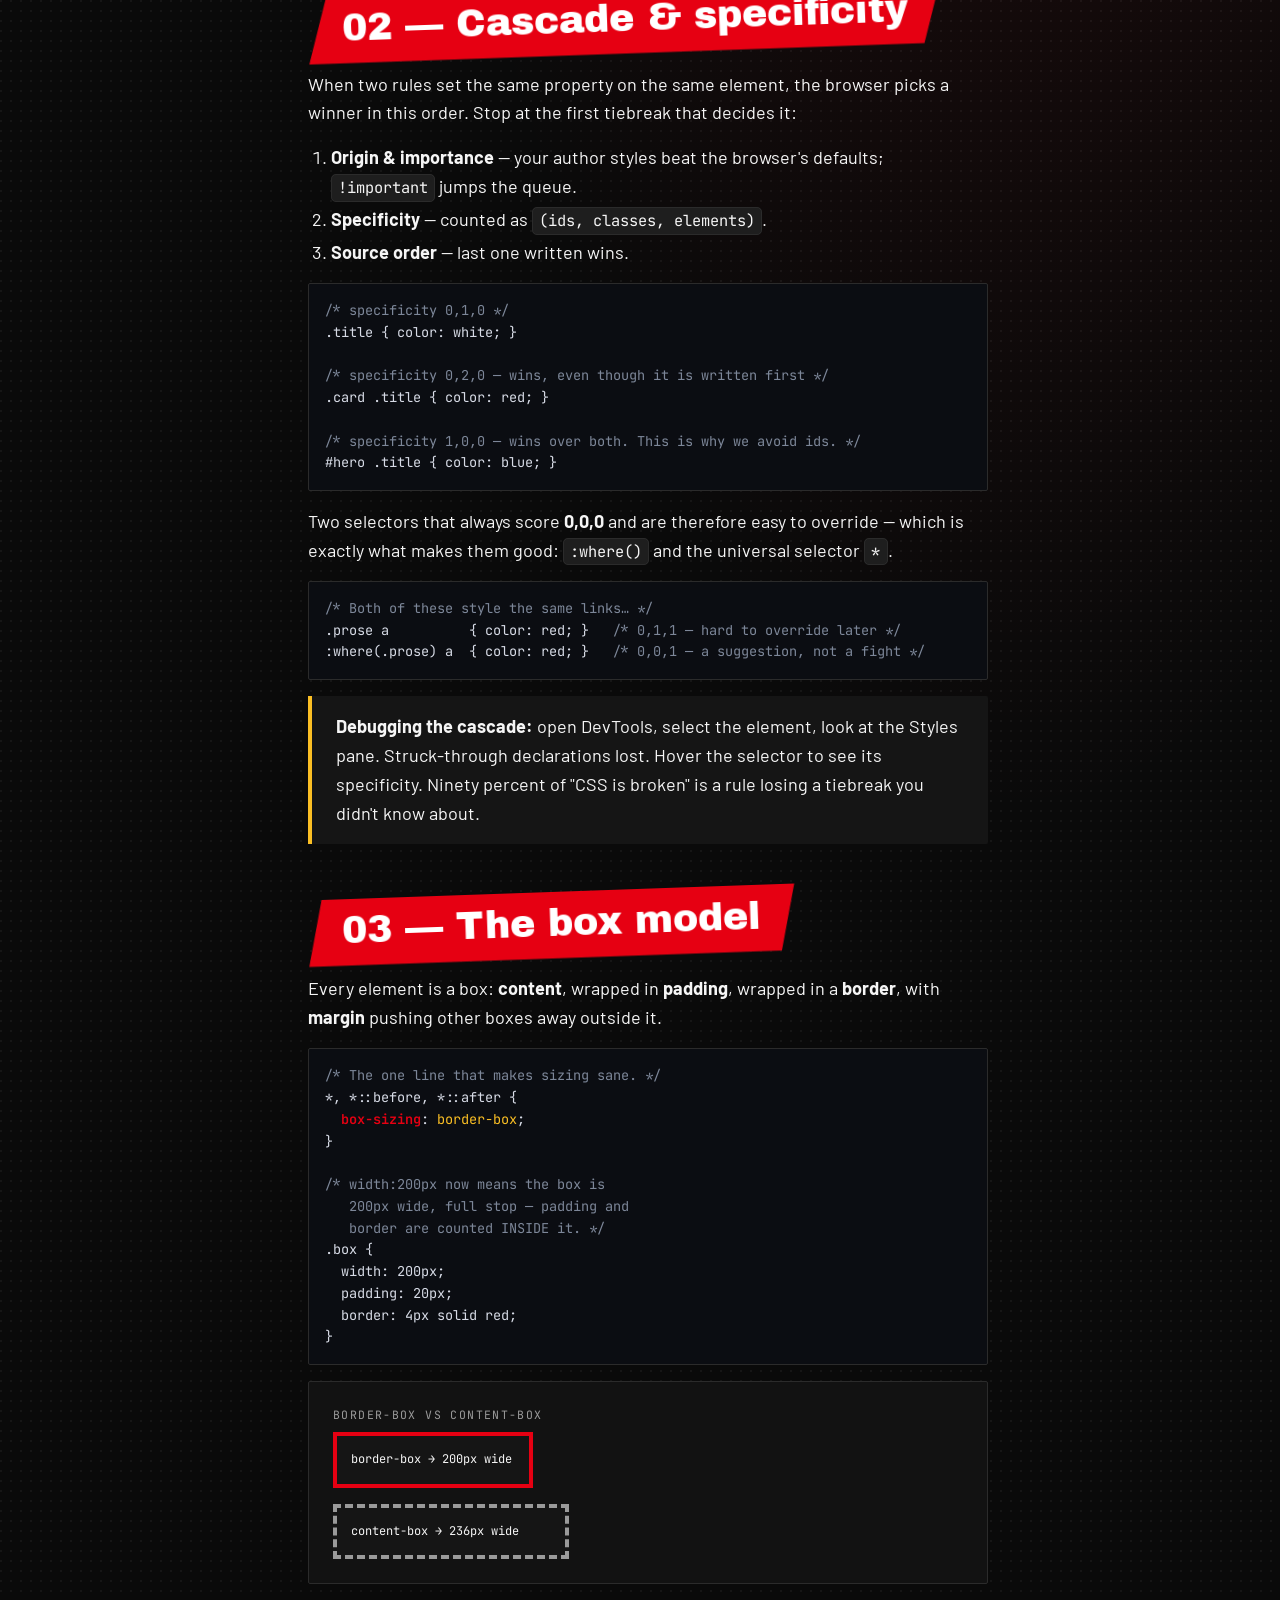
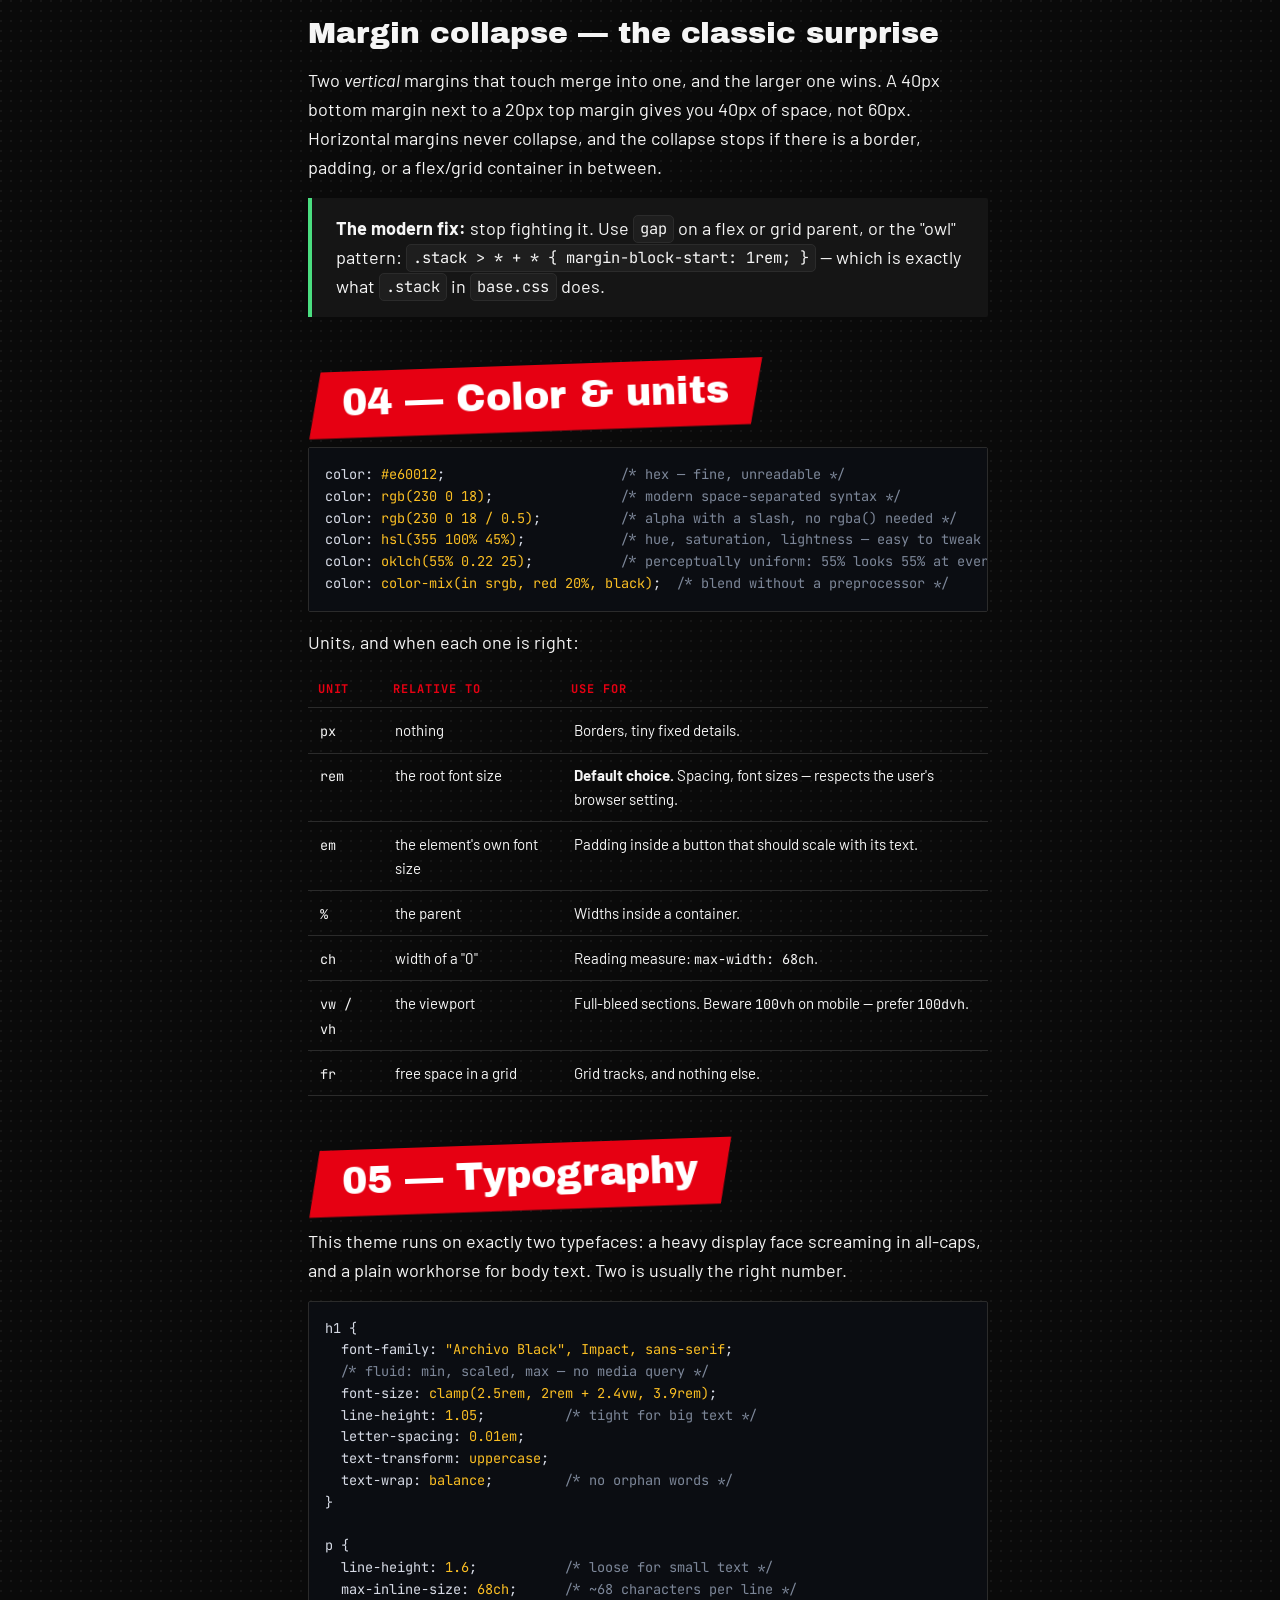
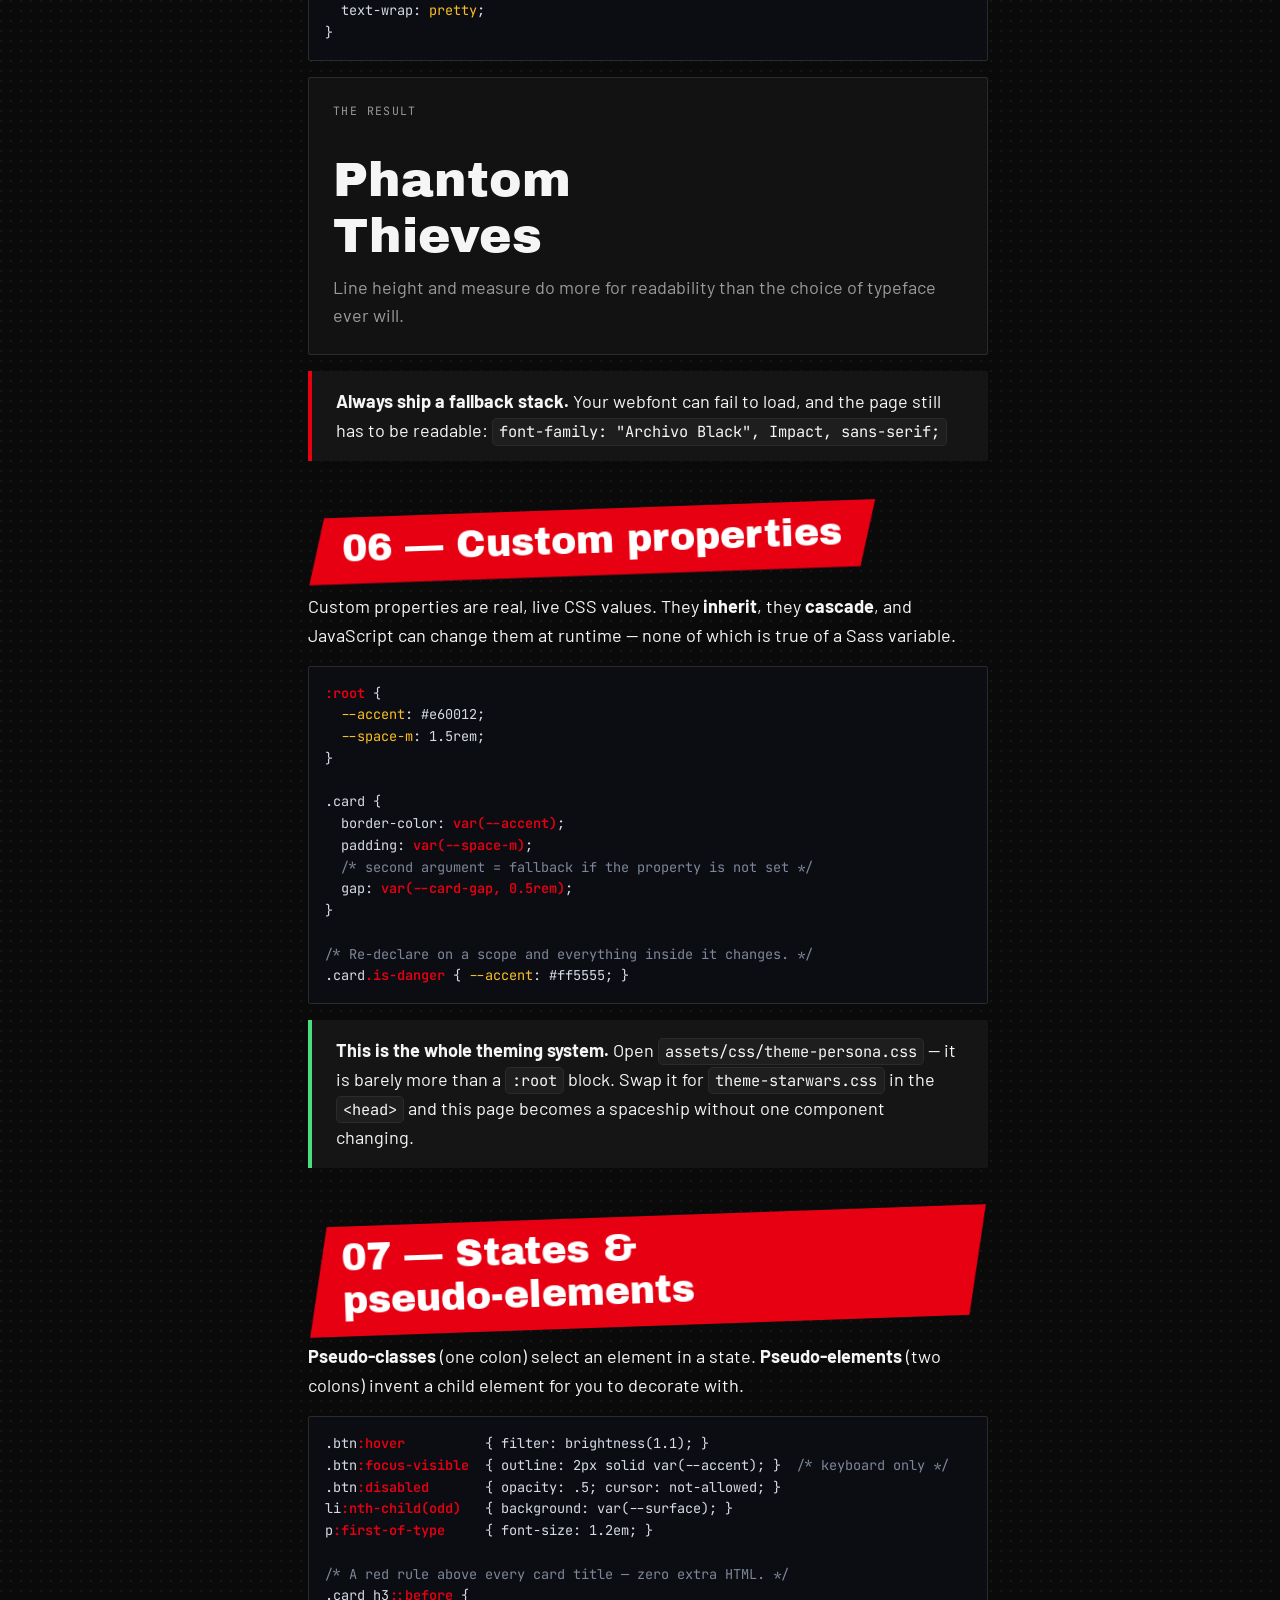
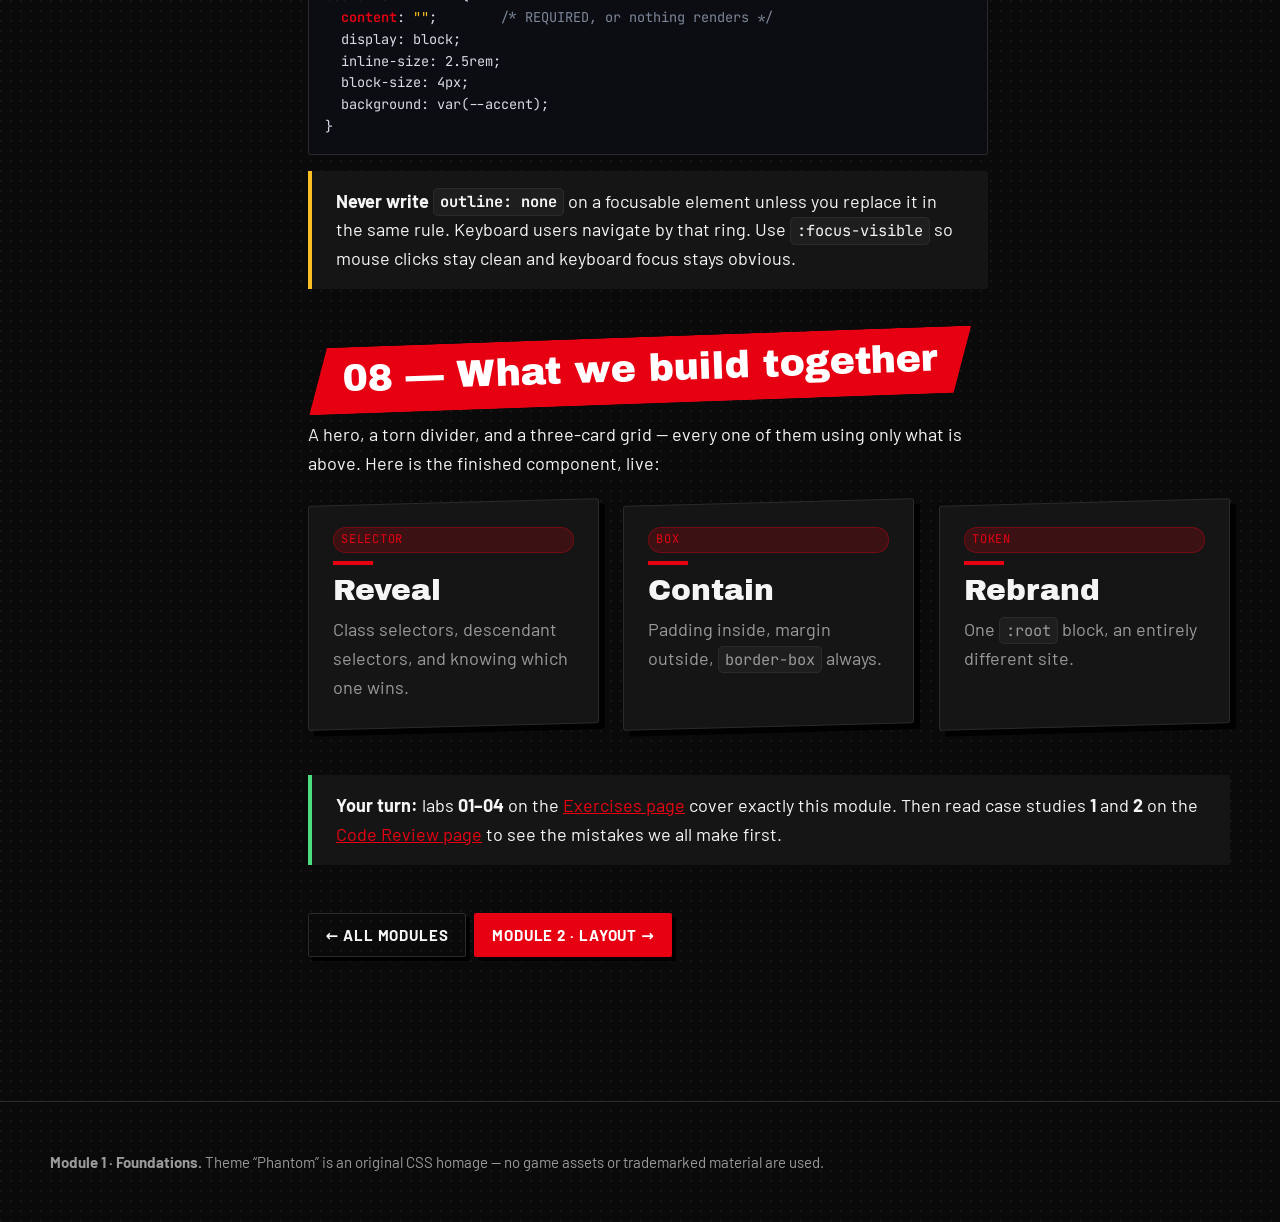
<file: lesson-1-persona.html>
<!doctype html>
<html lang="en">
<head>
<meta charset="utf-8">
<meta name="viewport" content="width=device-width, initial-scale=1">
<title>Module 1 · Foundations — CSS Walk-Alongs</title>
<meta name="description" content="Selectors, specificity, the box model, color, typography and custom properties, taught through a Persona-5-inspired theme.">
<link rel="icon" href="data:image/svg+xml,<svg xmlns=%22http://www.w3.org/2000/svg%22 viewBox=%220 0 100 100%22><text y=%22.9em%22 font-size=%2290%22>🃏</text></svg>">
<link rel="preconnect" href="https://fonts.googleapis.com">
<link rel="preconnect" href="https://fonts.gstatic.com" crossorigin>
<link href="https://fonts.googleapis.com/css2?family=Archivo+Black&family=Barlow:wght@400;500;700&family=JetBrains+Mono:wght@400;600&display=swap" rel="stylesheet">
<link rel="stylesheet" href="assets/css/base.css">
<link rel="stylesheet" href="assets/css/theme-persona.css">
</head>
<body class="page theme-persona">
<a class="skip-link" href="#main">Skip to content</a>

<header class="site-header">
  <div class="wrap site-header__inner">
    <a class="brand" href="index.html"><span class="brand__mark">CSS</span> Walk-Alongs</a>
    <nav class="nav" aria-label="Main">
      <a href="index.html"><span>Home</span></a>
      <a href="lesson-1-persona.html" aria-current="page"><span>1 · Foundations</span></a>
      <a href="lesson-2-starwars.html"><span>2 · Layout</span></a>
      <a href="lesson-3-baldursgate.html"><span>3 · Modern</span></a>
      <a href="code-review.html"><span>Code Review</span></a>
      <a href="exercises.html"><span>Exercises</span></a>
      <a href="resources.html"><span>Resources</span></a>
    </nav>
  </div>
</header>

<main id="main">

  <section class="wrap hero">
    <p class="eyebrow">Module 1 · Theme: “Phantom”</p>
    <h1><span class="sticker">Take Your Heart</span></h1>
    <p class="lede">
      Red, black, and a ruthless refusal to align anything to a grid. This
      module covers the four things every other CSS skill is built on:
      <b>selectors</b>, <b>the cascade</b>, <b>the box model</b>, and
      <b>tokens</b>.
    </p>
    <div class="cluster" style="margin-block-start: var(--space-m);">
      <span class="tag">Beginner</span>
      <span class="tag tag--2">≈ 2 sessions</span>
    </div>
  </section>

  <div class="tear" role="presentation"></div>

  <div class="wrap section lesson-layout">

    <nav class="toc" aria-label="On this page">
      <p class="eyebrow">Contents</p>
      <ol>
        <li><a href="#selectors">Selectors</a></li>
        <li><a href="#cascade">Cascade &amp; specificity</a></li>
        <li><a href="#boxmodel">Box model</a></li>
        <li><a href="#color">Color &amp; units</a></li>
        <li><a href="#type">Typography</a></li>
        <li><a href="#tokens">Custom properties</a></li>
        <li><a href="#states">States &amp; pseudo-elements</a></li>
        <li><a href="#build">What we build</a></li>
      </ol>
    </nav>

    <div class="stack">

      <!-- =============================================== 1. SELECTORS -->
      <section id="selectors" class="prose">
        <h2><span class="slash">01 — Selectors</span></h2>
        <p>
          A CSS rule is a <b>selector</b>, then a block of
          <b>declarations</b>. Each declaration is a property and a value.
          That's the whole language.
        </p>
        <pre class="code"><b>.card</b> {              <i>/* selector */</i>
  <b>background-color</b>: <u>#151515</u>;   <i>/* declaration */</i>
  <b>padding</b>: <u>1.5rem</u>;
}</pre>
        <p>The selectors you will use ninety percent of the time:</p>
        <div class="table-scroll">
          <table class="data">
            <thead><tr><th>Selector</th><th>Matches</th><th>Use it for</th></tr></thead>
            <tbody>
              <tr><td><code>.card</code></td><td>class</td><td>Almost everything. Your default.</td></tr>
              <tr><td><code>#main</code></td><td>id</td><td>Anchors and JS hooks — rarely styling.</td></tr>
              <tr><td><code>button</code></td><td>element</td><td>Base styles and resets.</td></tr>
              <tr><td><code>[aria-current]</code></td><td>attribute</td><td>State that already exists in your HTML.</td></tr>
              <tr><td><code>.card p</code></td><td>any p inside .card</td><td>Descendants, at any depth.</td></tr>
              <tr><td><code>.card &gt; p</code></td><td>direct children only</td><td>Precision. Prevents leaking into nested components.</td></tr>
              <tr><td><code>h2 + p</code></td><td>the p right after an h2</td><td>Spacing between siblings.</td></tr>
              <tr><td><code>.card:hover</code></td><td>state</td><td>Interaction.</td></tr>
              <tr><td><code>.card::before</code></td><td>a generated child</td><td>Decoration with no extra markup.</td></tr>
            </tbody>
          </table>
        </div>
        <div class="note note--tip">
          <strong>Rule of thumb:</strong> style with classes. Reach for element
          selectors only in your reset, and treat ids as off-limits for styling
          — you will regret their specificity within a week.
        </div>
      </section>

      <!-- =============================================== 2. CASCADE -->
      <section id="cascade" class="prose">
        <h2><span class="slash">02 — Cascade &amp; specificity</span></h2>
        <p>
          When two rules set the same property on the same element, the browser
          picks a winner in this order. Stop at the first tiebreak that decides it:
        </p>
        <ol>
          <li><b>Origin &amp; importance</b> — your author styles beat the browser's defaults; <code class="inline">!important</code> jumps the queue.</li>
          <li><b>Specificity</b> — counted as <code class="inline">(ids, classes, elements)</code>.</li>
          <li><b>Source order</b> — last one written wins.</li>
        </ol>
        <pre class="code"><i>/* specificity 0,1,0 */</i>
.title { color: white; }

<i>/* specificity 0,2,0 — wins, even though it is written first */</i>
.card .title { color: red; }

<i>/* specificity 1,0,0 — wins over both. This is why we avoid ids. */</i>
#hero .title { color: blue; }</pre>
        <p>
          Two selectors that always score <b>0,0,0</b> and are therefore easy to
          override — which is exactly what makes them good:
          <code class="inline">:where()</code> and the universal selector
          <code class="inline">*</code>.
        </p>
        <pre class="code"><i>/* Both of these style the same links… */</i>
.prose a          { color: red; }   <i>/* 0,1,1 — hard to override later */</i>
:where(.prose) a  { color: red; }   <i>/* 0,0,1 — a suggestion, not a fight */</i></pre>
        <div class="note note--warn">
          <strong>Debugging the cascade:</strong> open DevTools, select the
          element, look at the Styles pane. Struck-through declarations lost.
          Hover the selector to see its specificity. Ninety percent of "CSS is
          broken" is a rule losing a tiebreak you didn't know about.
        </div>
      </section>

      <!-- =============================================== 3. BOX MODEL -->
      <section id="boxmodel" class="prose">
        <h2><span class="slash">03 — The box model</span></h2>
        <p>
          Every element is a box: <b>content</b>, wrapped in <b>padding</b>,
          wrapped in a <b>border</b>, with <b>margin</b> pushing other boxes
          away outside it.
        </p>
        <div class="side-by-side">
          <pre class="code"><i>/* The one line that makes sizing sane. */</i>
*, *::before, *::after {
  <b>box-sizing</b>: <u>border-box</u>;
}

<i>/* width:200px now means the box is
   200px wide, full stop — padding and
   border are counted INSIDE it. */</i>
.box {
  width: 200px;
  padding: 20px;
  border: 4px solid red;
}</pre>
          <div class="demo">
            <span class="demo__label">border-box vs content-box</span>
            <div style="display:grid; gap:1rem;">
              <div style="box-sizing:border-box; width:200px; padding:14px; border:4px solid var(--accent); background:var(--surface); font-family:var(--font-mono); font-size:.75rem;">
                border-box → 200px wide
              </div>
              <div style="box-sizing:content-box; width:200px; padding:14px; border:4px dashed var(--text-dim); background:var(--surface); font-family:var(--font-mono); font-size:.75rem;">
                content-box → 236px wide
              </div>
            </div>
          </div>
        </div>
        <h3>Margin collapse — the classic surprise</h3>
        <p>
          Two <em>vertical</em> margins that touch merge into one, and the
          larger one wins. A 40px bottom margin next to a 20px top margin gives
          you 40px of space, not 60px. Horizontal margins never collapse, and
          the collapse stops if there is a border, padding, or a flex/grid
          container in between.
        </p>
        <div class="note note--tip">
          <strong>The modern fix:</strong> stop fighting it. Use
          <code class="inline">gap</code> on a flex or grid parent, or the
          "owl" pattern:
          <code class="inline">.stack &gt; * + * { margin-block-start: 1rem; }</code>
          — which is exactly what <code class="inline">.stack</code> in
          <code class="inline">base.css</code> does.
        </div>
      </section>

      <!-- =============================================== 4. COLOR -->
      <section id="color" class="prose">
        <h2><span class="slash">04 — Color &amp; units</span></h2>
        <pre class="code">color: <u>#e60012</u>;                      <i>/* hex — fine, unreadable */</i>
color: <u>rgb(230 0 18)</u>;                <i>/* modern space-separated syntax */</i>
color: <u>rgb(230 0 18 / 0.5)</u>;          <i>/* alpha with a slash, no rgba() needed */</i>
color: <u>hsl(355 100% 45%)</u>;            <i>/* hue, saturation, lightness — easy to tweak */</i>
color: <u>oklch(55% 0.22 25)</u>;           <i>/* perceptually uniform: 55% looks 55% at every hue */</i>
color: <u>color-mix(in srgb, red 20%, black)</u>;  <i>/* blend without a preprocessor */</i></pre>
        <p>Units, and when each one is right:</p>
        <div class="table-scroll">
          <table class="data">
            <thead><tr><th>Unit</th><th>Relative to</th><th>Use for</th></tr></thead>
            <tbody>
              <tr><td><code>px</code></td><td>nothing</td><td>Borders, tiny fixed details.</td></tr>
              <tr><td><code>rem</code></td><td>the root font size</td><td><b>Default choice.</b> Spacing, font sizes — respects the user's browser setting.</td></tr>
              <tr><td><code>em</code></td><td>the element's own font size</td><td>Padding inside a button that should scale with its text.</td></tr>
              <tr><td><code>%</code></td><td>the parent</td><td>Widths inside a container.</td></tr>
              <tr><td><code>ch</code></td><td>width of a "0"</td><td>Reading measure: <code>max-width: 68ch</code>.</td></tr>
              <tr><td><code>vw / vh</code></td><td>the viewport</td><td>Full-bleed sections. Beware <code>100vh</code> on mobile — prefer <code>100dvh</code>.</td></tr>
              <tr><td><code>fr</code></td><td>free space in a grid</td><td>Grid tracks, and nothing else.</td></tr>
            </tbody>
          </table>
        </div>
      </section>

      <!-- =============================================== 5. TYPE -->
      <section id="type" class="prose">
        <h2><span class="slash">05 — Typography</span></h2>
        <p>
          This theme runs on exactly two typefaces: a heavy display face
          screaming in all-caps, and a plain workhorse for body text. Two is
          usually the right number.
        </p>
        <div class="side-by-side">
          <pre class="code">h1 {
  font-family: <u>"Archivo Black", Impact, sans-serif</u>;
  <i>/* fluid: min, scaled, max — no media query */</i>
  font-size: <u>clamp(2.5rem, 2rem + 2.4vw, 3.9rem)</u>;
  line-height: <u>1.05</u>;          <i>/* tight for big text */</i>
  letter-spacing: <u>0.01em</u>;
  text-transform: <u>uppercase</u>;
  text-wrap: <u>balance</u>;         <i>/* no orphan words */</i>
}

p {
  line-height: <u>1.6</u>;           <i>/* loose for small text */</i>
  max-inline-size: <u>68ch</u>;      <i>/* ~68 characters per line */</i>
  text-wrap: <u>pretty</u>;
}</pre>
          <div class="demo">
            <span class="demo__label">The result</span>
            <h3 style="font-size: var(--step-4);">Phantom<br>Thieves</h3>
            <p class="dim" style="margin-block-start:.5rem;">
              Line height and measure do more for readability than the choice
              of typeface ever will.
            </p>
          </div>
        </div>
        <div class="note">
          <strong>Always ship a fallback stack.</strong> Your webfont can fail
          to load, and the page still has to be readable:
          <code class="inline">font-family: "Archivo Black", Impact, sans-serif;</code>
        </div>
      </section>

      <!-- =============================================== 6. TOKENS -->
      <section id="tokens" class="prose">
        <h2><span class="slash">06 — Custom properties</span></h2>
        <p>
          Custom properties are real, live CSS values. They <b>inherit</b>, they
          <b>cascade</b>, and JavaScript can change them at runtime — none of
          which is true of a Sass variable.
        </p>
        <pre class="code"><b>:root</b> {
  <u>--accent</u>: #e60012;
  <u>--space-m</u>: 1.5rem;
}

.card {
  border-color: <b>var(--accent)</b>;
  padding: <b>var(--space-m)</b>;
  <i>/* second argument = fallback if the property is not set */</i>
  gap: <b>var(--card-gap, 0.5rem)</b>;
}

<i>/* Re-declare on a scope and everything inside it changes. */</i>
.card<b>.is-danger</b> { <u>--accent</u>: #ff5555; }</pre>
        <div class="note note--tip">
          <strong>This is the whole theming system.</strong> Open
          <code class="inline">assets/css/theme-persona.css</code> — it is
          barely more than a <code class="inline">:root</code> block. Swap it
          for <code class="inline">theme-starwars.css</code> in the
          <code class="inline">&lt;head&gt;</code> and this page becomes a
          spaceship without one component changing.
        </div>
      </section>

      <!-- =============================================== 7. STATES -->
      <section id="states" class="prose">
        <h2><span class="slash">07 — States &amp; pseudo-elements</span></h2>
        <p>
          <b>Pseudo-classes</b> (one colon) select an element in a state.
          <b>Pseudo-elements</b> (two colons) invent a child element for you to
          decorate with.
        </p>
        <pre class="code">.btn<b>:hover</b>          { filter: brightness(1.1); }
.btn<b>:focus-visible</b>  { outline: 2px solid var(--accent); }  <i>/* keyboard only */</i>
.btn<b>:disabled</b>       { opacity: .5; cursor: not-allowed; }
li<b>:nth-child(odd)</b>   { background: var(--surface); }
p<b>:first-of-type</b>     { font-size: 1.2em; }

<i>/* A red rule above every card title — zero extra HTML. */</i>
.card h3<b>::before</b> {
  <b>content</b>: <u>""</u>;        <i>/* REQUIRED, or nothing renders */</i>
  display: block;
  inline-size: 2.5rem;
  block-size: 4px;
  background: var(--accent);
}</pre>
        <div class="note note--warn">
          <strong>Never write <code class="inline">outline: none</code></strong>
          on a focusable element unless you replace it in the same rule.
          Keyboard users navigate by that ring. Use
          <code class="inline">:focus-visible</code> so mouse clicks stay clean
          and keyboard focus stays obvious.
        </div>
      </section>

      <!-- =============================================== 8. BUILD -->
      <section id="build" class="prose">
        <h2><span class="slash">08 — What we build together</span></h2>
        <p>
          A hero, a torn divider, and a three-card grid — every one of them
          using only what is above. Here is the finished component, live:
        </p>
      </section>

      <div class="grid" style="--min: 240px;">
        <div class="card">
          <span class="tag">Selector</span>
          <h3>Reveal</h3>
          <p>Class selectors, descendant selectors, and knowing which one wins.</p>
        </div>
        <div class="card">
          <span class="tag">Box</span>
          <h3>Contain</h3>
          <p>Padding inside, margin outside, <code class="inline">border-box</code> always.</p>
        </div>
        <div class="card">
          <span class="tag">Token</span>
          <h3>Rebrand</h3>
          <p>One <code class="inline">:root</code> block, an entirely different site.</p>
        </div>
      </div>

      <div class="note note--tip" style="margin-block-start: var(--space-xl);">
        <strong>Your turn:</strong> labs <b>01–04</b> on the
        <a href="exercises.html">Exercises page</a> cover exactly this module.
        Then read case studies <b>1</b> and <b>2</b> on the
        <a href="code-review.html">Code Review page</a> to see the mistakes
        we all make first.
      </div>

      <nav class="cluster" style="margin-block-start: var(--space-xl);">
        <a class="btn btn--ghost" href="index.html">← All modules</a>
        <a class="btn" href="lesson-2-starwars.html">Module 2 · Layout →</a>
      </nav>

    </div>
  </div>

</main>

<footer class="site-footer">
  <div class="wrap">
    <p><b>Module 1 · Foundations.</b> Theme “Phantom” is an original CSS homage —
      no game assets or trademarked material are used.</p>
  </div>
</footer>

</body>
</html>
</file>
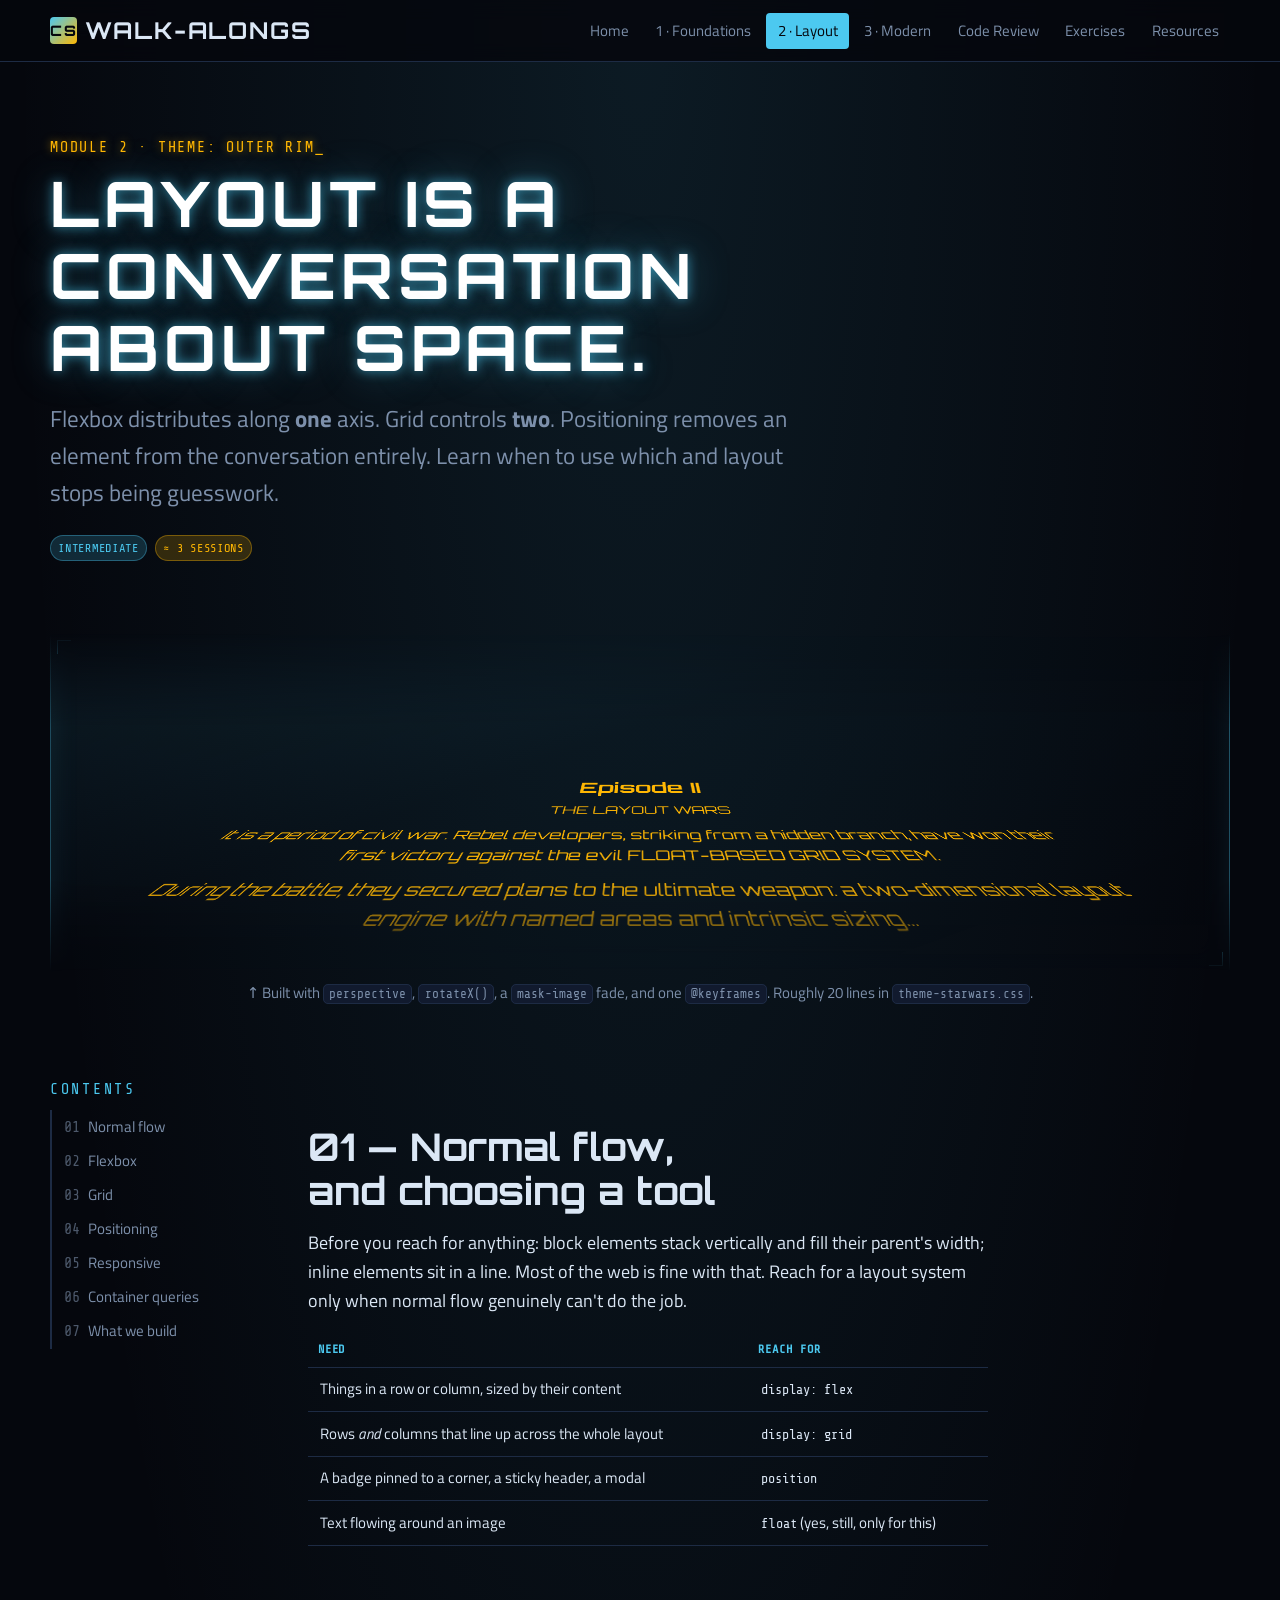
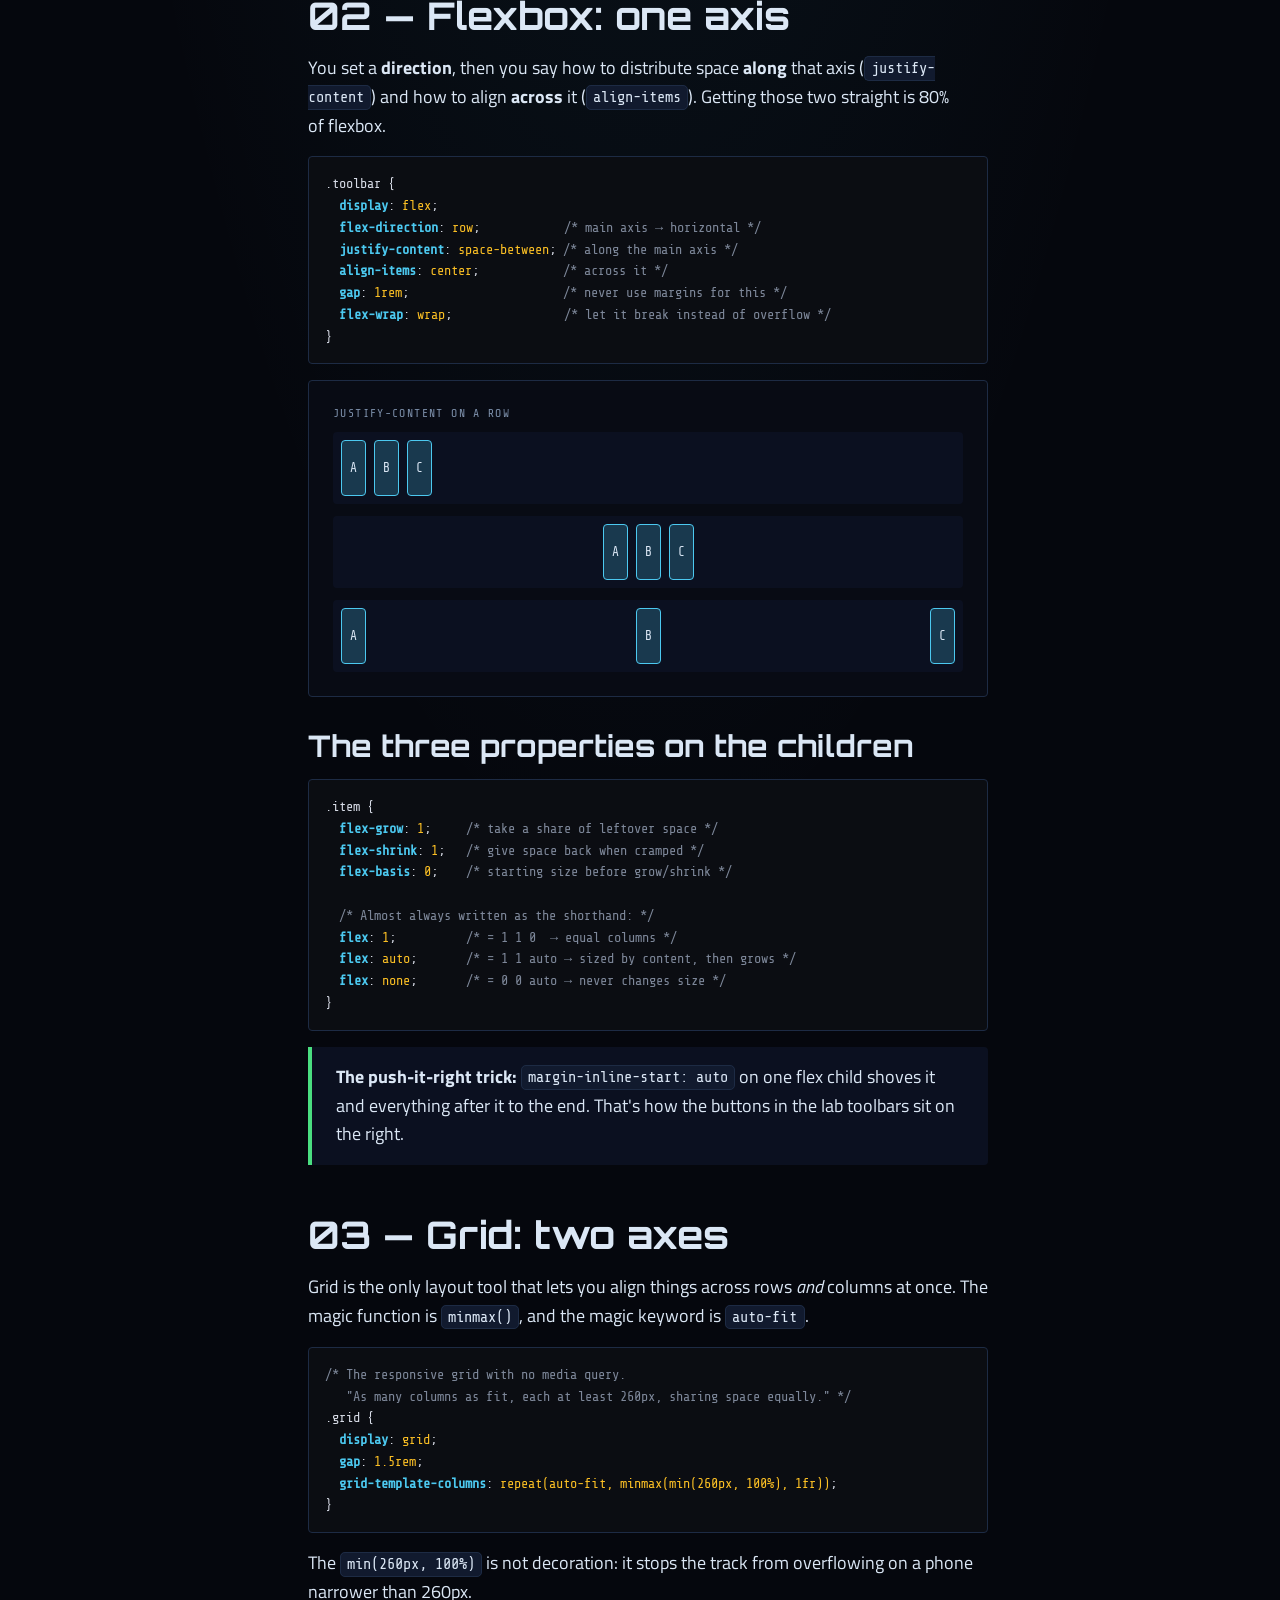
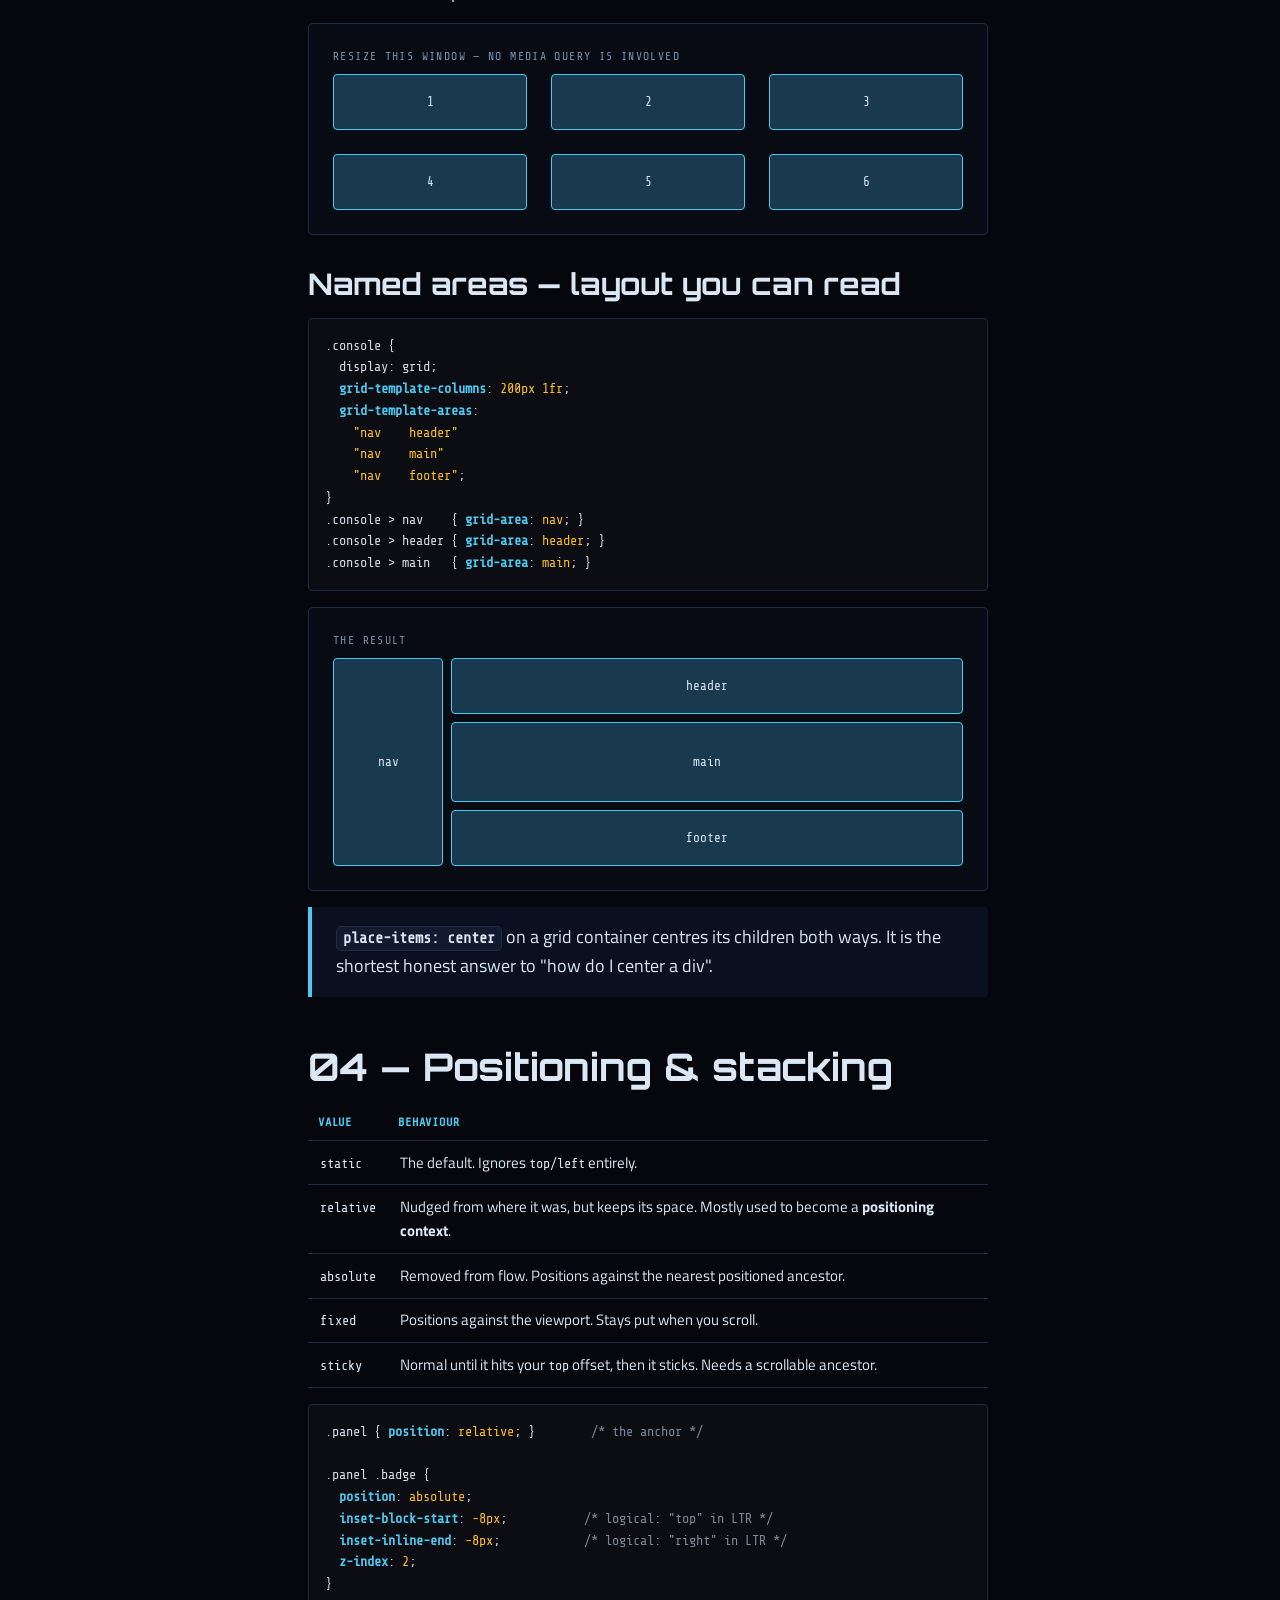
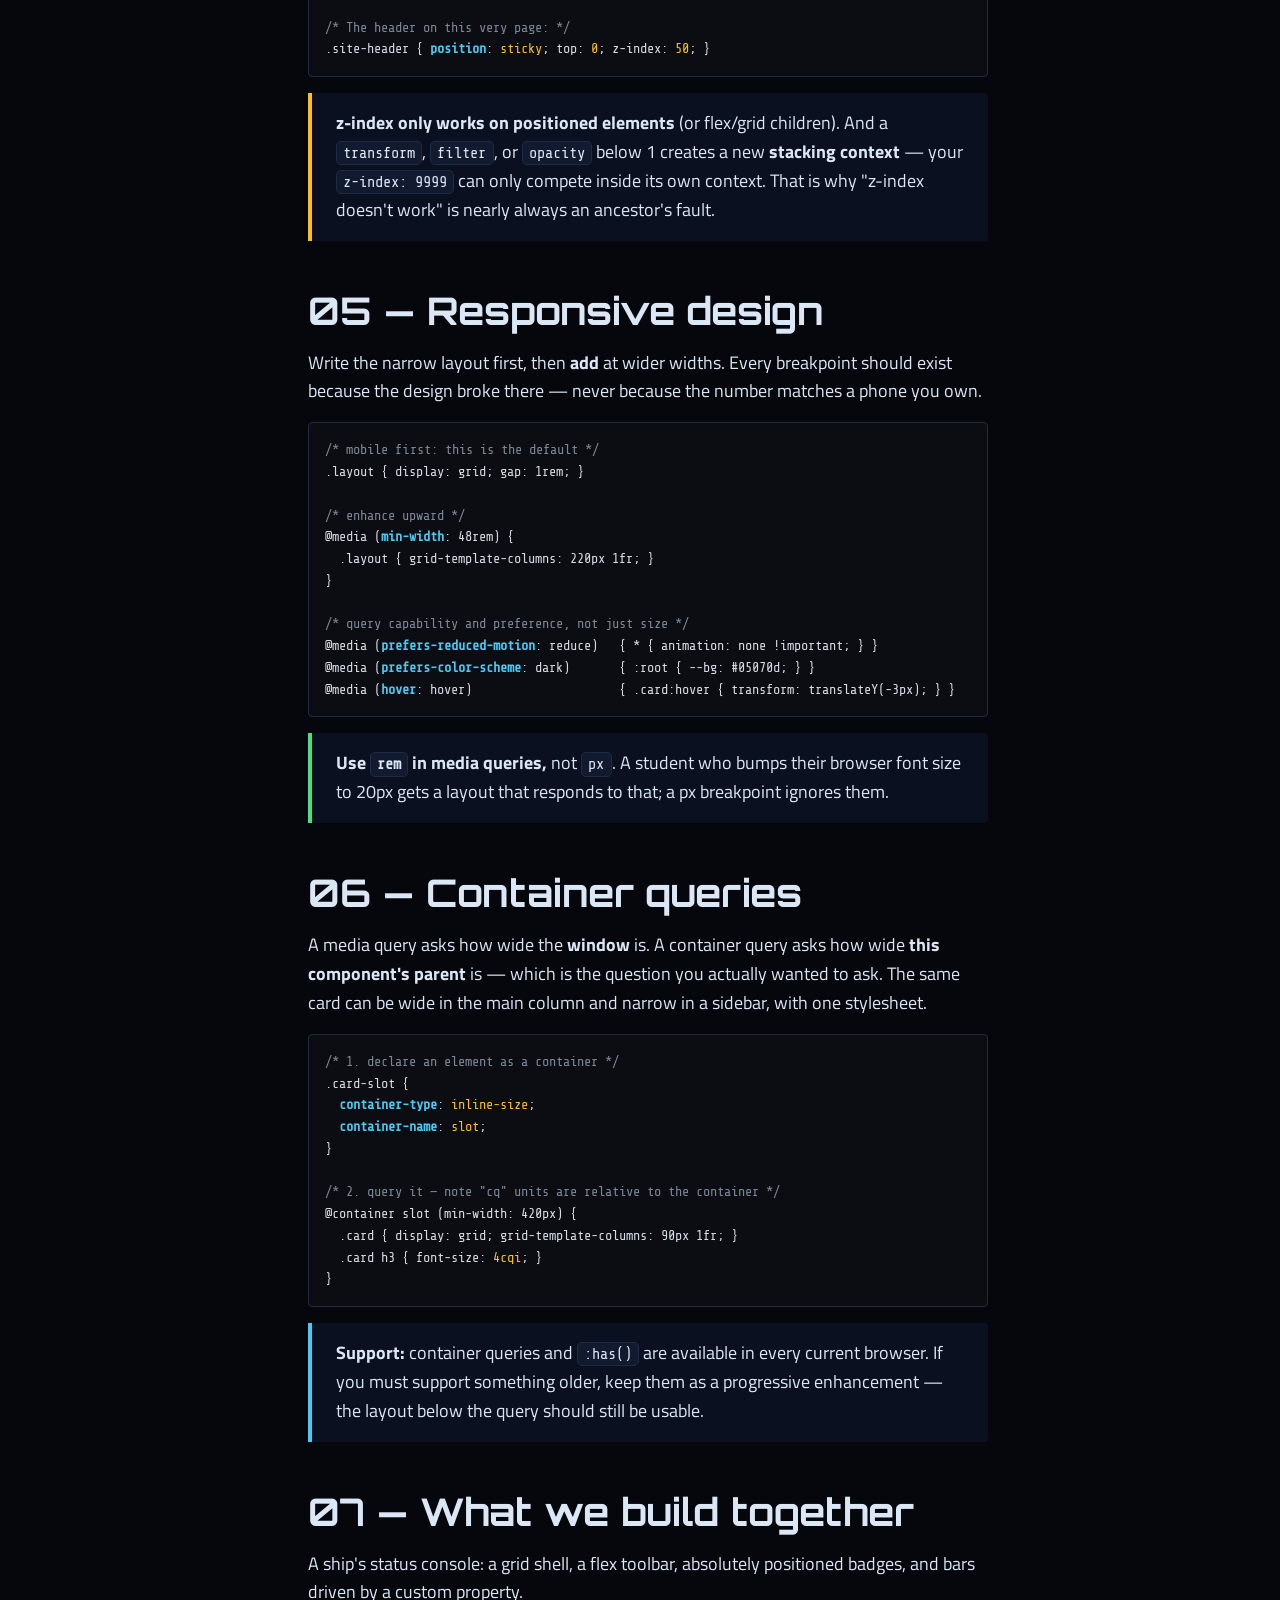
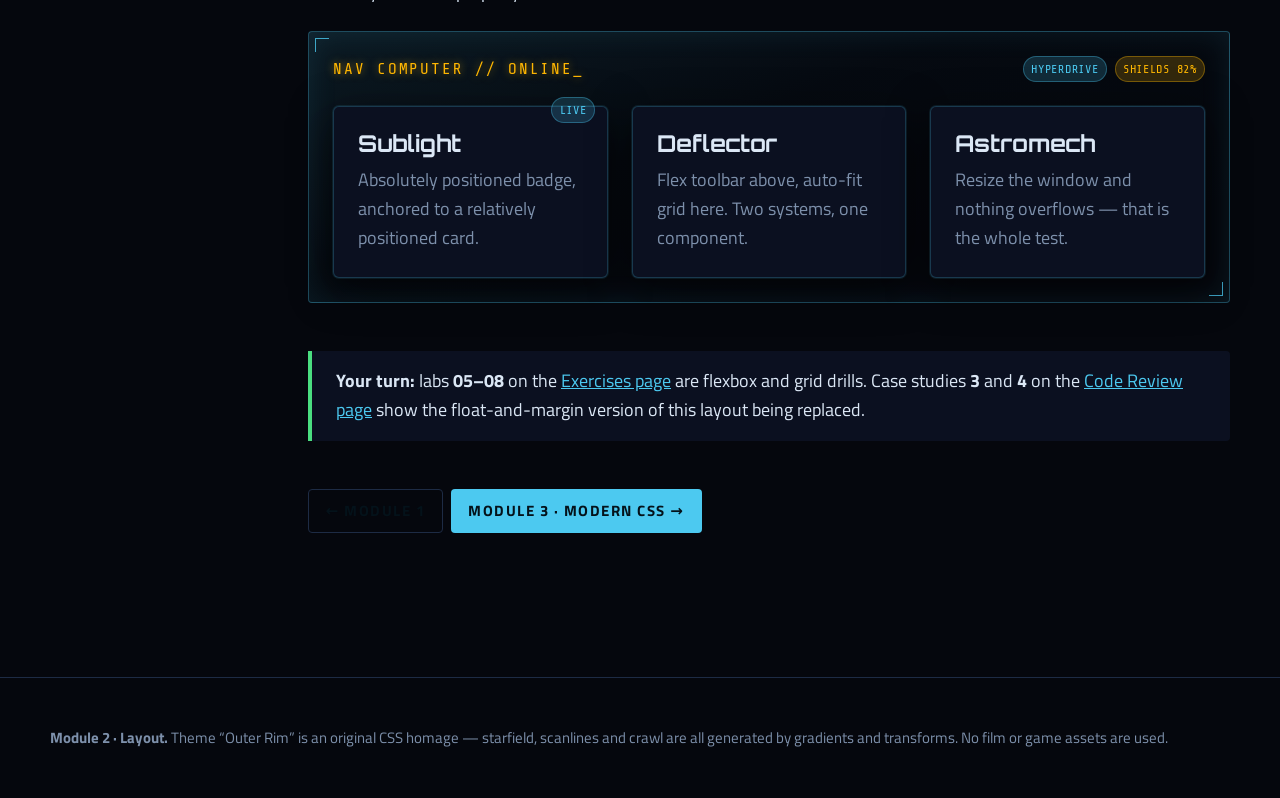
<file: lesson-2-starwars.html>
<!doctype html>
<html lang="en">
<head>
<meta charset="utf-8">
<meta name="viewport" content="width=device-width, initial-scale=1">
<title>Module 2 · Layout — CSS Walk-Alongs</title>
<meta name="description" content="Flexbox, Grid, positioning, media queries and container queries, taught through a Star-Wars-inspired console theme.">
<link rel="icon" href="data:image/svg+xml,<svg xmlns=%22http://www.w3.org/2000/svg%22 viewBox=%220 0 100 100%22><text y=%22.9em%22 font-size=%2290%22>🛸</text></svg>">
<link rel="preconnect" href="https://fonts.googleapis.com">
<link rel="preconnect" href="https://fonts.gstatic.com" crossorigin>
<link href="https://fonts.googleapis.com/css2?family=Orbitron:wght@500;700;900&family=Titillium+Web:wght@300;400;600&family=Share+Tech+Mono&display=swap" rel="stylesheet">
<link rel="stylesheet" href="assets/css/base.css">
<link rel="stylesheet" href="assets/css/theme-starwars.css">
</head>
<body class="page theme-starwars">
<a class="skip-link" href="#main">Skip to content</a>

<header class="site-header">
  <div class="wrap site-header__inner">
    <a class="brand" href="index.html"><span class="brand__mark">CSS</span> Walk-Alongs</a>
    <nav class="nav" aria-label="Main">
      <a href="index.html"><span>Home</span></a>
      <a href="lesson-1-persona.html"><span>1 · Foundations</span></a>
      <a href="lesson-2-starwars.html" aria-current="page"><span>2 · Layout</span></a>
      <a href="lesson-3-baldursgate.html"><span>3 · Modern</span></a>
      <a href="code-review.html"><span>Code Review</span></a>
      <a href="exercises.html"><span>Exercises</span></a>
      <a href="resources.html"><span>Resources</span></a>
    </nav>
  </div>
</header>

<main id="main">

  <section class="wrap hero">
    <p class="eyebrow readout">Module 2 · Theme: Outer Rim</p>
    <h1>Layout is a conversation<br>about space.</h1>
    <p class="lede">
      Flexbox distributes along <b>one</b> axis. Grid controls <b>two</b>.
      Positioning removes an element from the conversation entirely. Learn when
      to use which and layout stops being guesswork.
    </p>
    <div class="cluster" style="margin-block-start: var(--space-m);">
      <span class="tag">Intermediate</span>
      <span class="tag tag--2">≈ 3 sessions</span>
    </div>
  </section>

  <section class="wrap">
    <div class="crawl-stage holo" aria-hidden="true">
      <div class="crawl">
        <h3>Episode II</h3>
        <p>THE LAYOUT WARS</p>
        <p>It is a period of civil war. Rebel developers, striking from a hidden
           branch, have won their first victory against the evil FLOAT-BASED
           GRID SYSTEM.</p>
        <p>During the battle, they secured plans to the ultimate weapon: a
           two-dimensional layout engine with named areas and intrinsic sizing…</p>
      </div>
    </div>
    <p class="dim center-text" style="margin-block-start: var(--space-2xs); font-size: var(--step--1);">
      ↑ Built with <code class="inline">perspective</code>,
      <code class="inline">rotateX()</code>, a <code class="inline">mask-image</code> fade,
      and one <code class="inline">@keyframes</code>. Roughly 20 lines in
      <code class="inline">theme-starwars.css</code>.
    </p>
  </section>

  <div class="wrap section lesson-layout">

    <nav class="toc" aria-label="On this page">
      <p class="eyebrow">Contents</p>
      <ol>
        <li><a href="#flow">Normal flow</a></li>
        <li><a href="#flex">Flexbox</a></li>
        <li><a href="#grid">Grid</a></li>
        <li><a href="#position">Positioning</a></li>
        <li><a href="#responsive">Responsive</a></li>
        <li><a href="#container">Container queries</a></li>
        <li><a href="#build">What we build</a></li>
      </ol>
    </nav>

    <div class="stack">

      <!-- ================================================= FLOW -->
      <section id="flow" class="prose">
        <h2>01 — Normal flow, and choosing a tool</h2>
        <p>
          Before you reach for anything: block elements stack vertically and
          fill their parent's width; inline elements sit in a line. Most of the
          web is fine with that. Reach for a layout system only when normal
          flow genuinely can't do the job.
        </p>
        <div class="table-scroll">
          <table class="data">
            <thead><tr><th>Need</th><th>Reach for</th></tr></thead>
            <tbody>
              <tr><td>Things in a row or column, sized by their content</td><td><code>display: flex</code></td></tr>
              <tr><td>Rows <em>and</em> columns that line up across the whole layout</td><td><code>display: grid</code></td></tr>
              <tr><td>A badge pinned to a corner, a sticky header, a modal</td><td><code>position</code></td></tr>
              <tr><td>Text flowing around an image</td><td><code>float</code> (yes, still, only for this)</td></tr>
            </tbody>
          </table>
        </div>
      </section>

      <!-- ================================================= FLEX -->
      <section id="flex" class="prose">
        <h2>02 — Flexbox: one axis</h2>
        <p>
          You set a <b>direction</b>, then you say how to distribute space
          <b>along</b> that axis (<code class="inline">justify-content</code>)
          and how to align <b>across</b> it (<code class="inline">align-items</code>).
          Getting those two straight is 80% of flexbox.
        </p>
        <pre class="code">.toolbar {
  <b>display</b>: <u>flex</u>;
  <b>flex-direction</b>: <u>row</u>;            <i>/* main axis → horizontal */</i>
  <b>justify-content</b>: <u>space-between</u>; <i>/* along the main axis */</i>
  <b>align-items</b>: <u>center</u>;            <i>/* across it */</i>
  <b>gap</b>: <u>1rem</u>;                      <i>/* never use margins for this */</i>
  <b>flex-wrap</b>: <u>wrap</u>;                <i>/* let it break instead of overflow */</i>
}</pre>
        <div class="demo">
          <span class="demo__label">justify-content on a row</span>
          <div style="display:grid; gap:.75rem;">
            <div style="display:flex; gap:.5rem; justify-content:flex-start; background:var(--surface); padding:.5rem; border-radius:4px;">
              <div class="box-demo">A</div><div class="box-demo">B</div><div class="box-demo">C</div>
            </div>
            <div style="display:flex; gap:.5rem; justify-content:center; background:var(--surface); padding:.5rem; border-radius:4px;">
              <div class="box-demo">A</div><div class="box-demo">B</div><div class="box-demo">C</div>
            </div>
            <div style="display:flex; gap:.5rem; justify-content:space-between; background:var(--surface); padding:.5rem; border-radius:4px;">
              <div class="box-demo">A</div><div class="box-demo">B</div><div class="box-demo">C</div>
            </div>
          </div>
        </div>
        <h3>The three properties on the children</h3>
        <pre class="code">.item {
  <b>flex-grow</b>: <u>1</u>;     <i>/* take a share of leftover space */</i>
  <b>flex-shrink</b>: <u>1</u>;   <i>/* give space back when cramped */</i>
  <b>flex-basis</b>: <u>0</u>;    <i>/* starting size before grow/shrink */</i>

  <i>/* Almost always written as the shorthand: */</i>
  <b>flex</b>: <u>1</u>;          <i>/* = 1 1 0  → equal columns */</i>
  <b>flex</b>: <u>auto</u>;       <i>/* = 1 1 auto → sized by content, then grows */</i>
  <b>flex</b>: <u>none</u>;       <i>/* = 0 0 auto → never changes size */</i>
}</pre>
        <div class="note note--tip">
          <strong>The push-it-right trick:</strong>
          <code class="inline">margin-inline-start: auto</code> on one flex
          child shoves it and everything after it to the end. That's how the
          buttons in the lab toolbars sit on the right.
        </div>
      </section>

      <!-- ================================================= GRID -->
      <section id="grid" class="prose">
        <h2>03 — Grid: two axes</h2>
        <p>
          Grid is the only layout tool that lets you align things across rows
          <em>and</em> columns at once. The magic function is
          <code class="inline">minmax()</code>, and the magic keyword is
          <code class="inline">auto-fit</code>.
        </p>
        <pre class="code"><i>/* The responsive grid with no media query.
   "As many columns as fit, each at least 260px, sharing space equally." */</i>
.grid {
  <b>display</b>: <u>grid</u>;
  <b>gap</b>: <u>1.5rem</u>;
  <b>grid-template-columns</b>: <u>repeat(auto-fit, minmax(min(260px, 100%), 1fr))</u>;
}</pre>
        <p>
          The <code class="inline">min(260px, 100%)</code> is not decoration: it
          stops the track from overflowing on a phone narrower than 260px.
        </p>
        <div class="demo">
          <span class="demo__label">Resize this window — no media query is involved</span>
          <div class="grid" style="--min: 150px;">
            <div class="box-demo">1</div><div class="box-demo">2</div>
            <div class="box-demo">3</div><div class="box-demo">4</div>
            <div class="box-demo">5</div><div class="box-demo">6</div>
          </div>
        </div>
        <h3>Named areas — layout you can read</h3>
        <pre class="code">.console {
  display: grid;
  <b>grid-template-columns</b>: <u>200px 1fr</u>;
  <b>grid-template-areas</b>:
    <u>"nav    header"
    "nav    main"
    "nav    footer"</u>;
}
.console > nav    { <b>grid-area</b>: <u>nav</u>; }
.console > header { <b>grid-area</b>: <u>header</u>; }
.console > main   { <b>grid-area</b>: <u>main</u>; }</pre>
        <div class="demo">
          <span class="demo__label">The result</span>
          <div style="display:grid; grid-template-columns:110px 1fr; grid-template-areas:'nav head' 'nav main' 'nav foot'; gap:.5rem;">
            <div class="box-demo" style="grid-area:nav;">nav</div>
            <div class="box-demo" style="grid-area:head;">header</div>
            <div class="box-demo" style="grid-area:main; min-block-size:5rem;">main</div>
            <div class="box-demo" style="grid-area:foot;">footer</div>
          </div>
        </div>
        <div class="note">
          <strong><code class="inline">place-items: center</code></strong> on a
          grid container centres its children both ways. It is the shortest
          honest answer to "how do I center a div".
        </div>
      </section>

      <!-- ================================================= POSITION -->
      <section id="position" class="prose">
        <h2>04 — Positioning &amp; stacking</h2>
        <div class="table-scroll">
          <table class="data">
            <thead><tr><th>Value</th><th>Behaviour</th></tr></thead>
            <tbody>
              <tr><td><code>static</code></td><td>The default. Ignores <code>top/left</code> entirely.</td></tr>
              <tr><td><code>relative</code></td><td>Nudged from where it was, but keeps its space. Mostly used to become a <b>positioning context</b>.</td></tr>
              <tr><td><code>absolute</code></td><td>Removed from flow. Positions against the nearest positioned ancestor.</td></tr>
              <tr><td><code>fixed</code></td><td>Positions against the viewport. Stays put when you scroll.</td></tr>
              <tr><td><code>sticky</code></td><td>Normal until it hits your <code>top</code> offset, then it sticks. Needs a scrollable ancestor.</td></tr>
            </tbody>
          </table>
        </div>
        <pre class="code">.panel { <b>position</b>: <u>relative</u>; }        <i>/* the anchor */</i>

.panel .badge {
  <b>position</b>: <u>absolute</u>;
  <b>inset-block-start</b>: <u>-8px</u>;           <i>/* logical: "top" in LTR */</i>
  <b>inset-inline-end</b>: <u>-8px</u>;            <i>/* logical: "right" in LTR */</i>
  <b>z-index</b>: <u>2</u>;
}

<i>/* The header on this very page: */</i>
.site-header { <b>position</b>: <u>sticky</u>; top: <u>0</u>; z-index: <u>50</u>; }</pre>
        <div class="note note--warn">
          <strong>z-index only works on positioned elements</strong> (or flex/grid
          children). And a <code class="inline">transform</code>,
          <code class="inline">filter</code>, or <code class="inline">opacity</code>
          below 1 creates a new <b>stacking context</b> — your
          <code class="inline">z-index: 9999</code> can only compete inside its
          own context. That is why "z-index doesn't work" is nearly always an
          ancestor's fault.
        </div>
      </section>

      <!-- ================================================= RESPONSIVE -->
      <section id="responsive" class="prose">
        <h2>05 — Responsive design</h2>
        <p>
          Write the narrow layout first, then <b>add</b> at wider widths. Every
          breakpoint should exist because the design broke there — never because
          the number matches a phone you own.
        </p>
        <pre class="code"><i>/* mobile first: this is the default */</i>
.layout { display: grid; gap: 1rem; }

<i>/* enhance upward */</i>
@media (<b>min-width</b>: 48rem) {
  .layout { grid-template-columns: 220px 1fr; }
}

<i>/* query capability and preference, not just size */</i>
@media (<b>prefers-reduced-motion</b>: reduce)   { * { animation: none !important; } }
@media (<b>prefers-color-scheme</b>: dark)       { :root { --bg: #05070d; } }
@media (<b>hover</b>: hover)                     { .card:hover { transform: translateY(-3px); } }</pre>
        <div class="note note--tip">
          <strong>Use <code class="inline">rem</code> in media queries,</strong>
          not <code class="inline">px</code>. A student who bumps their browser
          font size to 20px gets a layout that responds to that; a px breakpoint
          ignores them.
        </div>
      </section>

      <!-- ================================================= CONTAINER -->
      <section id="container" class="prose">
        <h2>06 — Container queries</h2>
        <p>
          A media query asks how wide the <b>window</b> is. A container query
          asks how wide <b>this component's parent</b> is — which is the
          question you actually wanted to ask. The same card can be wide in the
          main column and narrow in a sidebar, with one stylesheet.
        </p>
        <pre class="code"><i>/* 1. declare an element as a container */</i>
.card-slot {
  <b>container-type</b>: <u>inline-size</u>;
  <b>container-name</b>: <u>slot</u>;
}

<i>/* 2. query it — note "cq" units are relative to the container */</i>
@container slot (min-width: 420px) {
  .card { display: grid; grid-template-columns: 90px 1fr; }
  .card h3 { font-size: <u>4cqi</u>; }
}</pre>
        <div class="note">
          <strong>Support:</strong> container queries and
          <code class="inline">:has()</code> are available in every current
          browser. If you must support something older, keep them as a
          progressive enhancement — the layout below the query should still be
          usable.
        </div>
      </section>

      <!-- ================================================= BUILD -->
      <section id="build" class="prose">
        <h2>07 — What we build together</h2>
        <p>A ship's status console: a grid shell, a flex toolbar, absolutely
           positioned badges, and bars driven by a custom property.</p>
      </section>

      <div class="holo">
        <div class="cluster" style="justify-content: space-between;">
          <p class="readout">NAV COMPUTER // ONLINE</p>
          <div class="cluster">
            <span class="tag">Hyperdrive</span>
            <span class="tag tag--2">Shields 82%</span>
          </div>
        </div>
        <div class="grid" style="--min: 210px; margin-block-start: var(--space-m);">
          <div class="card" style="position: relative;">
            <span class="tag" style="position:absolute; inset-block-start:-10px; inset-inline-end:12px;">LIVE</span>
            <h3 style="font-size: var(--step-1);">Sublight</h3>
            <p>Absolutely positioned badge, anchored to a relatively positioned card.</p>
          </div>
          <div class="card">
            <h3 style="font-size: var(--step-1);">Deflector</h3>
            <p>Flex toolbar above, auto-fit grid here. Two systems, one component.</p>
          </div>
          <div class="card">
            <h3 style="font-size: var(--step-1);">Astromech</h3>
            <p>Resize the window and nothing overflows — that is the whole test.</p>
          </div>
        </div>
      </div>

      <div class="note note--tip" style="margin-block-start: var(--space-xl);">
        <strong>Your turn:</strong> labs <b>05–08</b> on the
        <a href="exercises.html">Exercises page</a> are flexbox and grid drills.
        Case studies <b>3</b> and <b>4</b> on the
        <a href="code-review.html">Code Review page</a> show the float-and-margin
        version of this layout being replaced.
      </div>

      <nav class="cluster" style="margin-block-start: var(--space-xl);">
        <a class="btn btn--ghost" href="lesson-1-persona.html">← Module 1</a>
        <a class="btn" href="lesson-3-baldursgate.html">Module 3 · Modern CSS →</a>
      </nav>

    </div>
  </div>

</main>

<footer class="site-footer">
  <div class="wrap">
    <p><b>Module 2 · Layout.</b> Theme “Outer Rim” is an original CSS homage —
      starfield, scanlines and crawl are all generated by gradients and
      transforms. No film or game assets are used.</p>
  </div>
</footer>

</body>
</html>
</file>
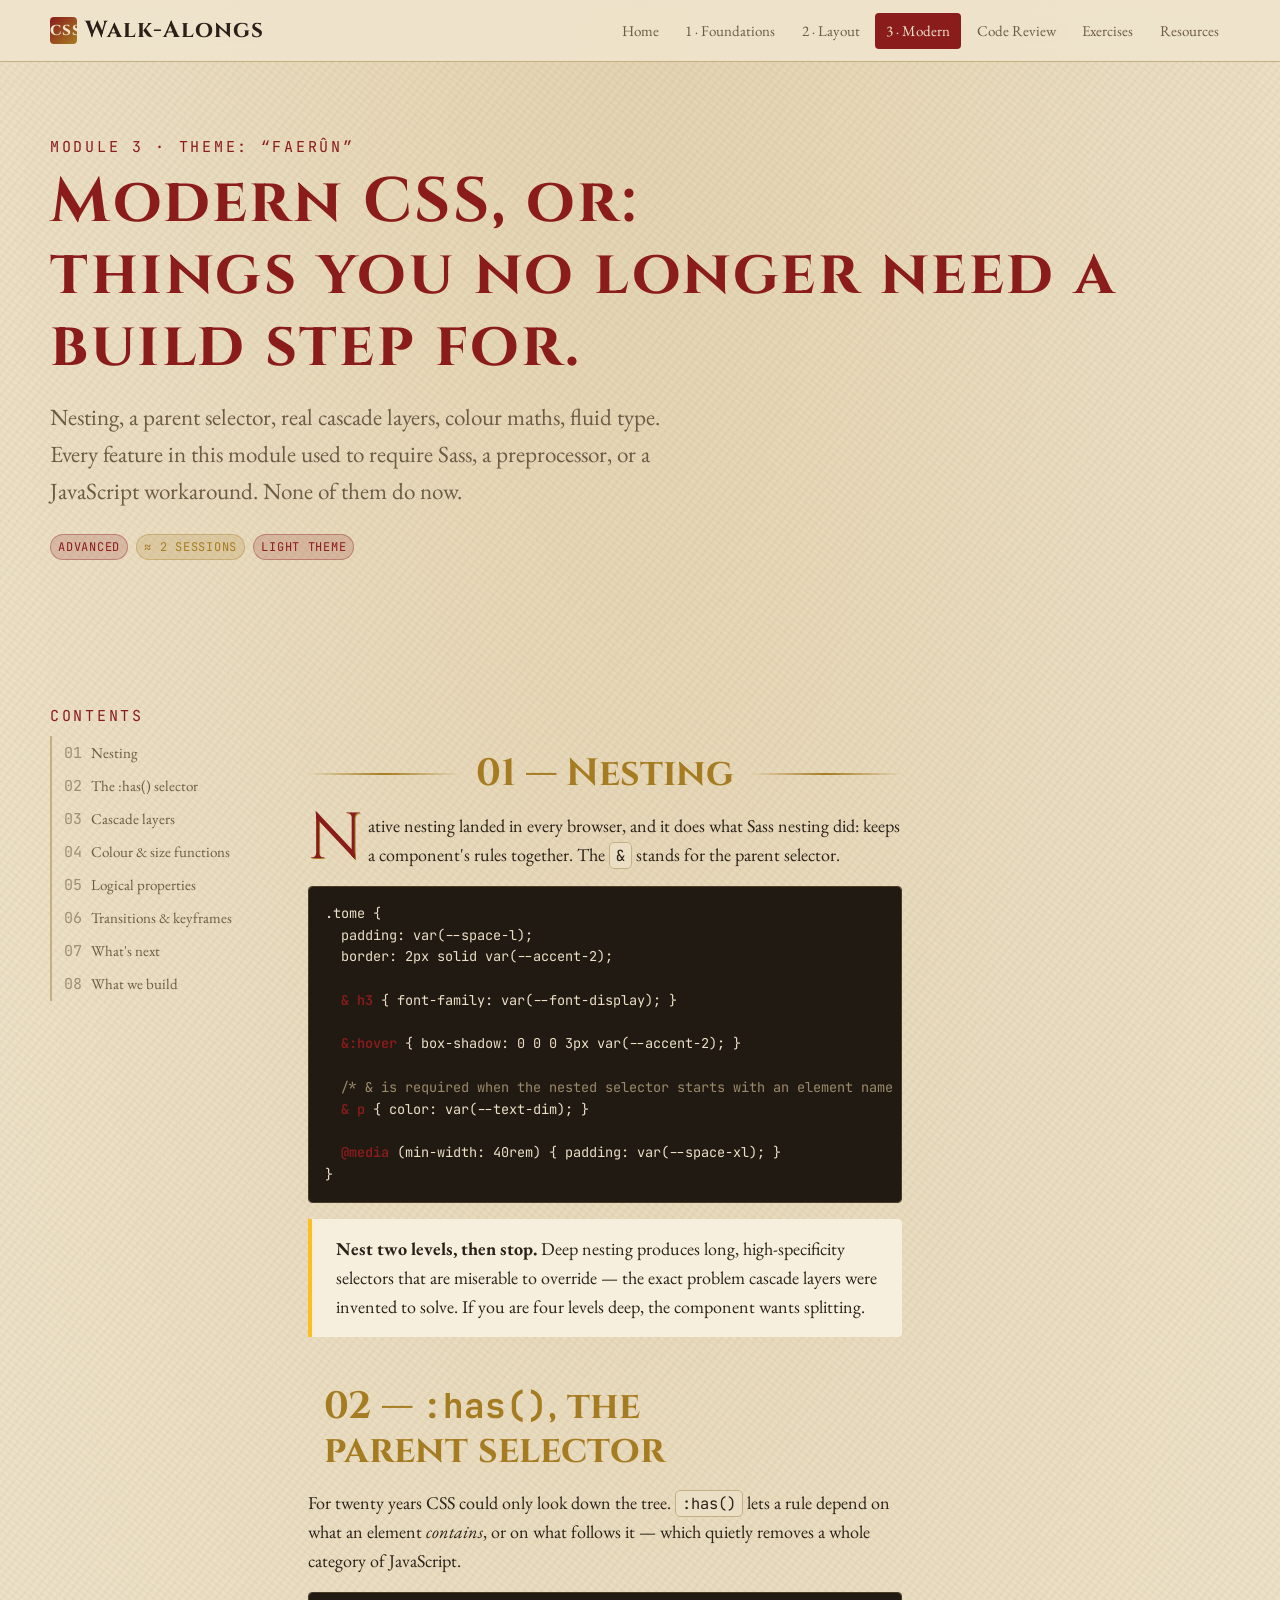
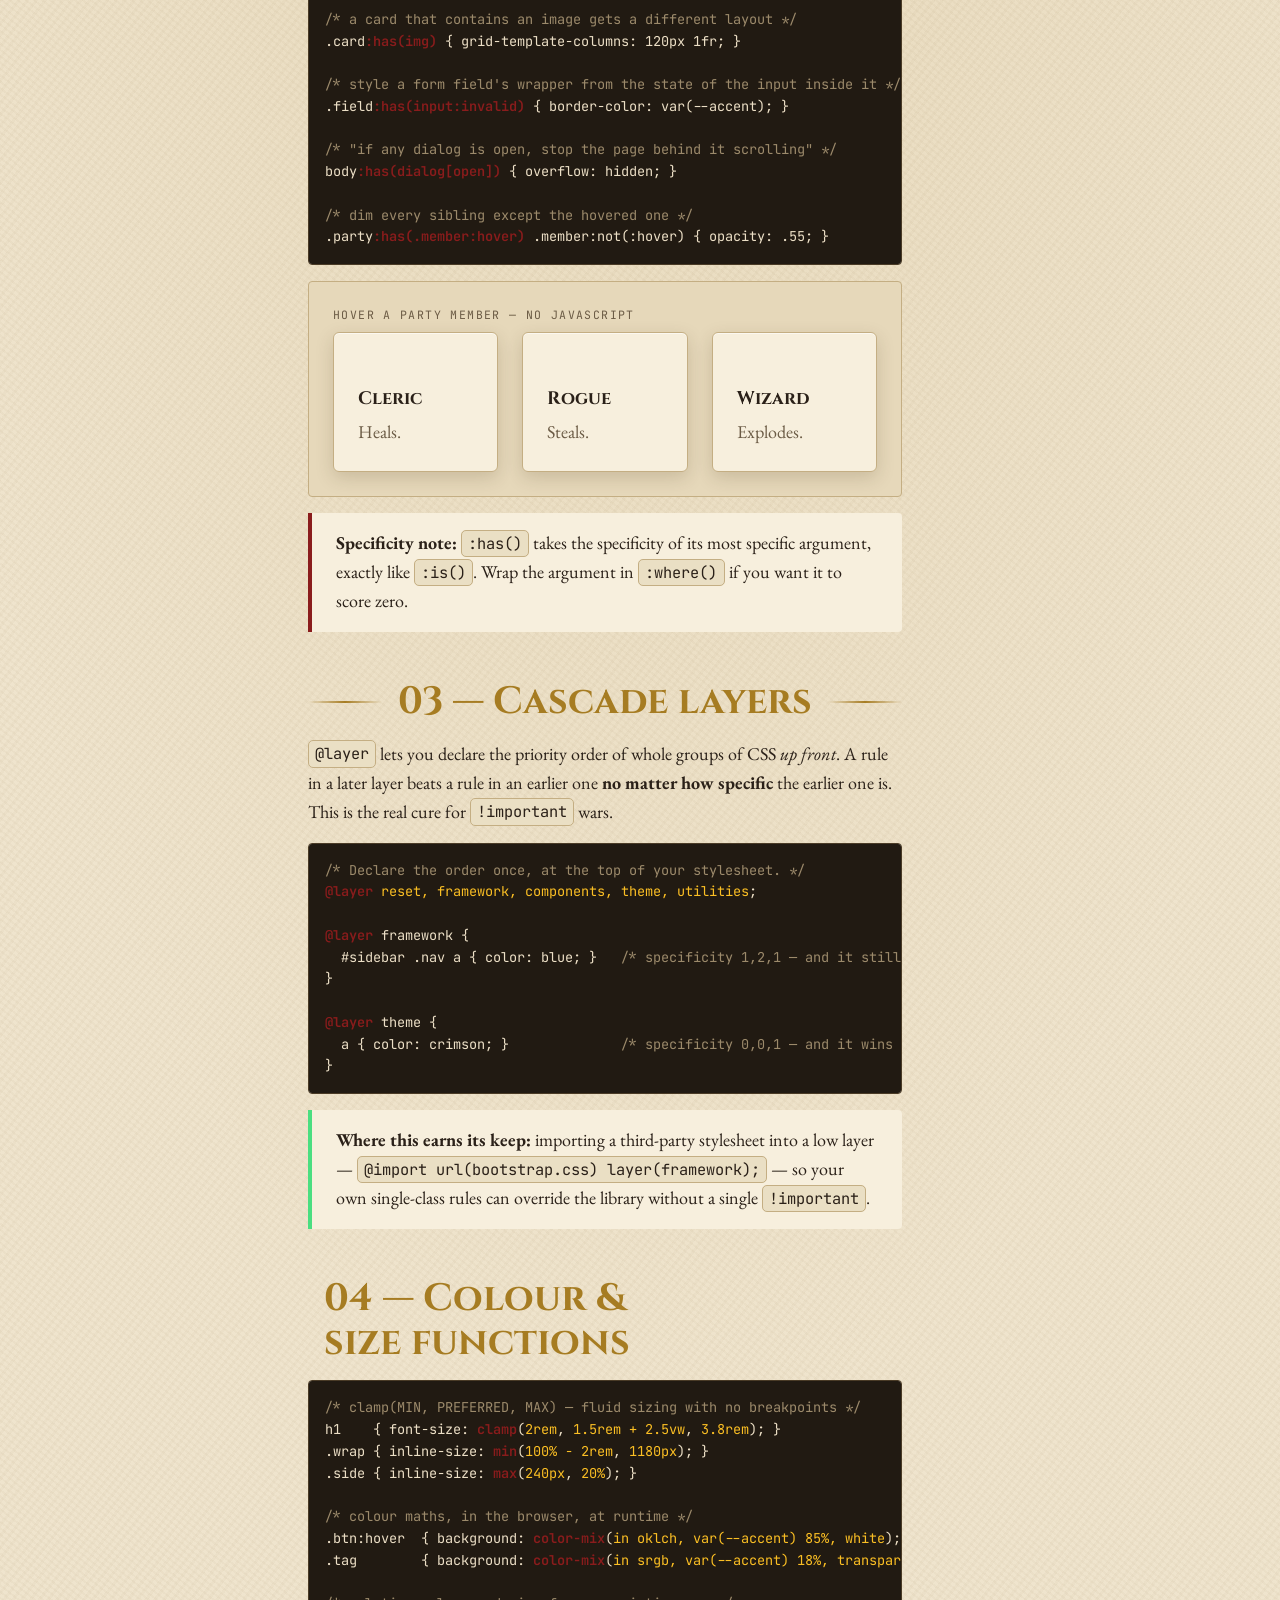
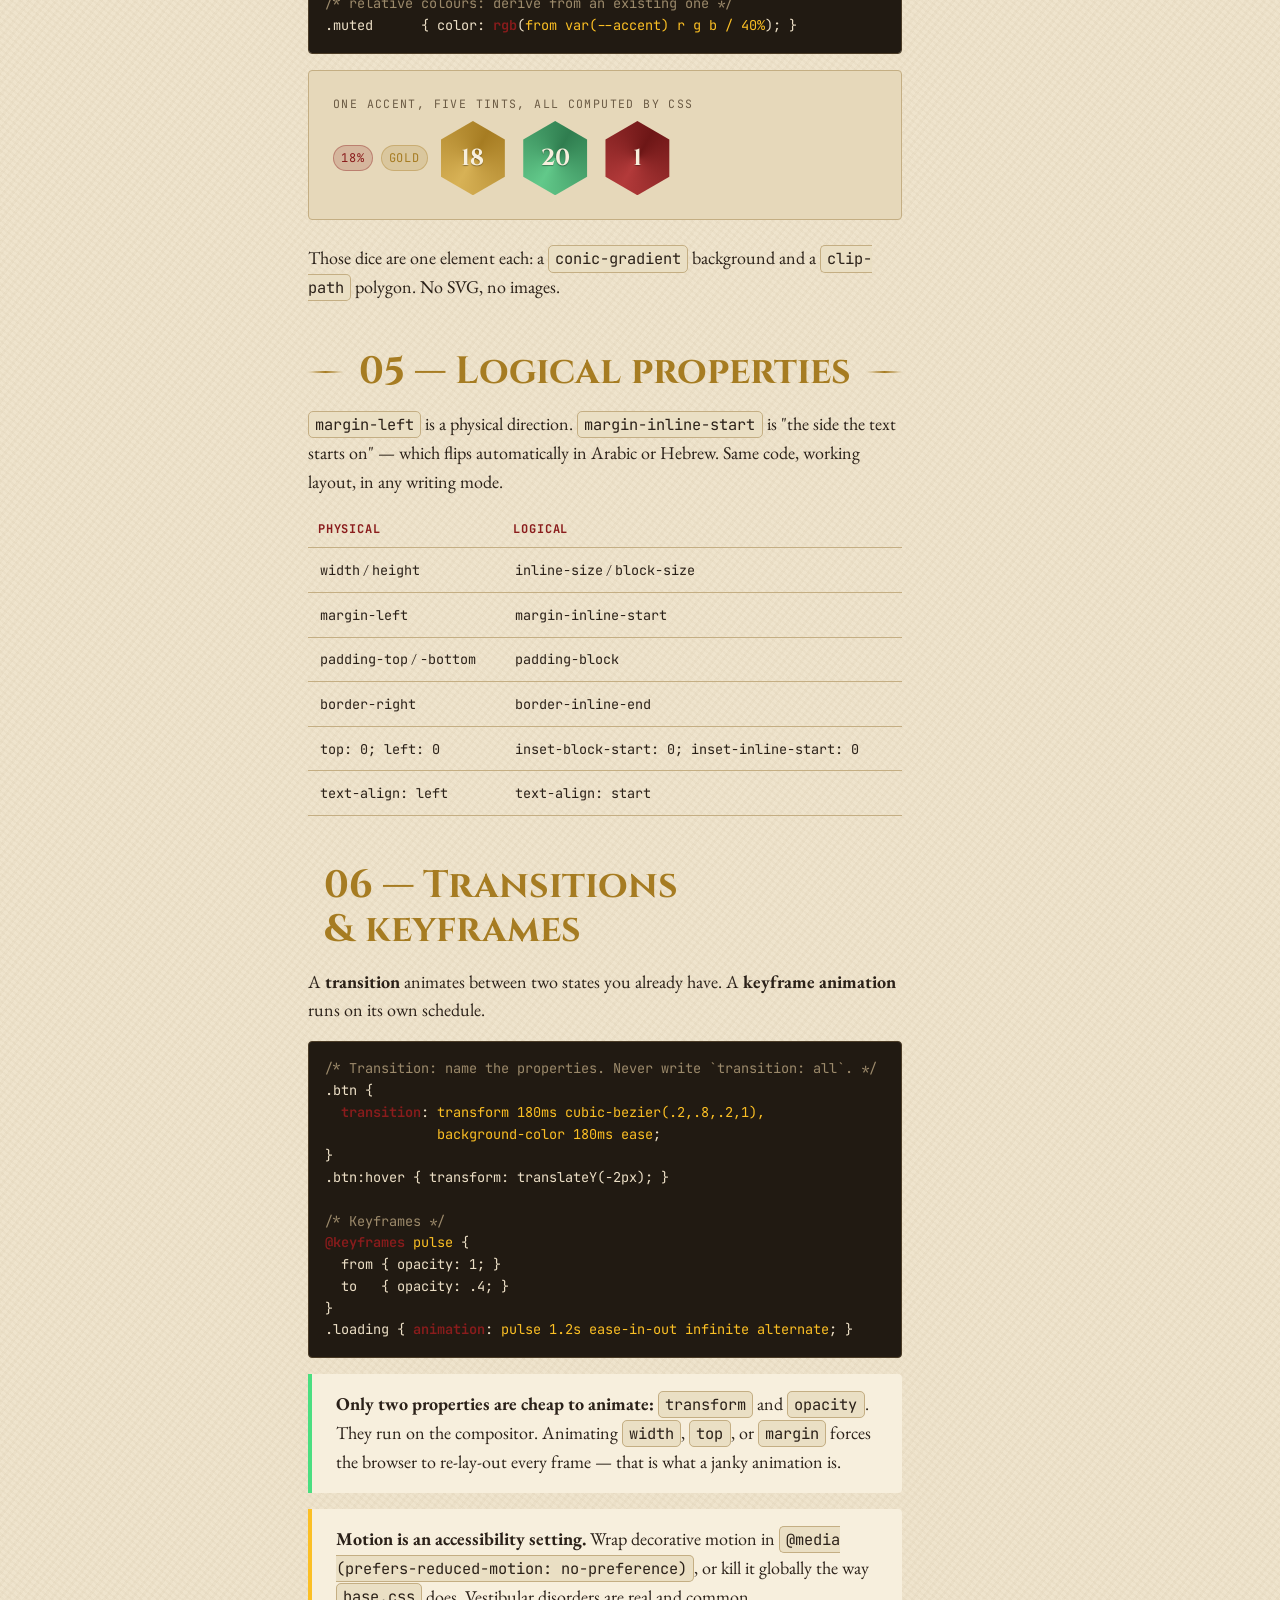
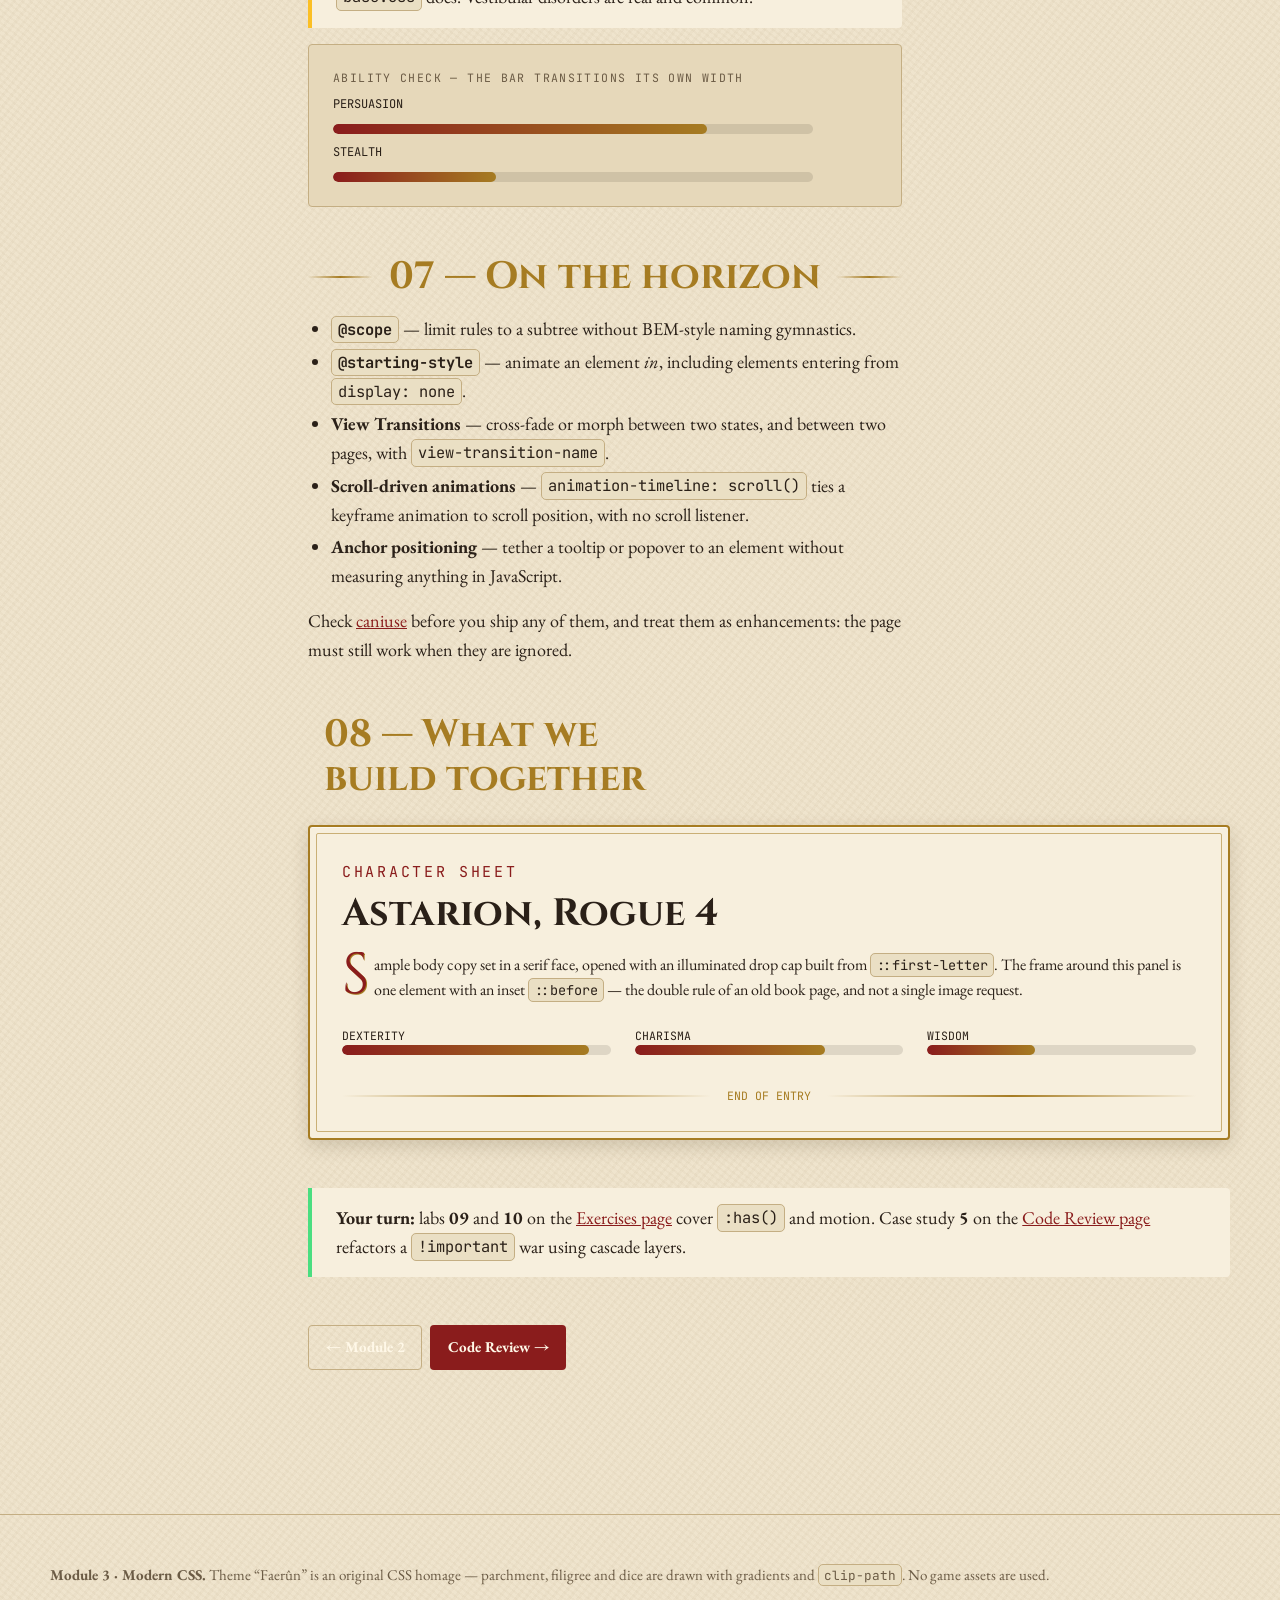
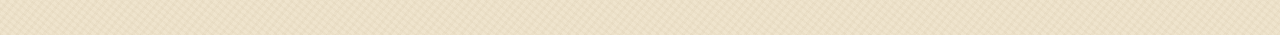
<file: lesson-3-baldursgate.html>
<!doctype html>
<html lang="en">
<head>
<meta charset="utf-8">
<meta name="viewport" content="width=device-width, initial-scale=1">
<title>Module 3 · Modern CSS — CSS Walk-Alongs</title>
<meta name="description" content="Nesting, :has(), @layer, color-mix(), clamp(), transitions and keyframes, taught through a Baldur's-Gate-3-inspired parchment theme.">
<link rel="icon" href="data:image/svg+xml,<svg xmlns=%22http://www.w3.org/2000/svg%22 viewBox=%220 0 100 100%22><text y=%22.9em%22 font-size=%2290%22>🎲</text></svg>">
<link rel="preconnect" href="https://fonts.googleapis.com">
<link rel="preconnect" href="https://fonts.gstatic.com" crossorigin>
<link href="https://fonts.googleapis.com/css2?family=Cinzel:wght@400;600;700&family=EB+Garamond:ital,wght@0,400;0,600;1,400&family=JetBrains+Mono:wght@400;600&display=swap" rel="stylesheet">
<link rel="stylesheet" href="assets/css/base.css">
<link rel="stylesheet" href="assets/css/theme-baldursgate.css">
</head>
<body class="page theme-bg3">
<a class="skip-link" href="#main">Skip to content</a>

<header class="site-header">
  <div class="wrap site-header__inner">
    <a class="brand" href="index.html"><span class="brand__mark">CSS</span> Walk-Alongs</a>
    <nav class="nav" aria-label="Main">
      <a href="index.html"><span>Home</span></a>
      <a href="lesson-1-persona.html"><span>1 · Foundations</span></a>
      <a href="lesson-2-starwars.html"><span>2 · Layout</span></a>
      <a href="lesson-3-baldursgate.html" aria-current="page"><span>3 · Modern</span></a>
      <a href="code-review.html"><span>Code Review</span></a>
      <a href="exercises.html"><span>Exercises</span></a>
      <a href="resources.html"><span>Resources</span></a>
    </nav>
  </div>
</header>

<main id="main">

  <section class="wrap hero">
    <p class="eyebrow">Module 3 · Theme: “Faerûn”</p>
    <h1>Modern CSS, or: <br>things you no longer need a build step for.</h1>
    <p class="lede">
      Nesting, a parent selector, real cascade layers, colour maths, fluid type.
      Every feature in this module used to require Sass, a preprocessor, or a
      JavaScript workaround. None of them do now.
    </p>
    <div class="cluster" style="margin-block-start: var(--space-m);">
      <span class="tag">Advanced</span>
      <span class="tag tag--2">≈ 2 sessions</span>
      <span class="tag">Light theme</span>
    </div>
  </section>

  <div class="wrap section lesson-layout">

    <nav class="toc" aria-label="On this page">
      <p class="eyebrow">Contents</p>
      <ol>
        <li><a href="#nesting">Nesting</a></li>
        <li><a href="#has">The :has() selector</a></li>
        <li><a href="#layers">Cascade layers</a></li>
        <li><a href="#functions">Colour &amp; size functions</a></li>
        <li><a href="#logical">Logical properties</a></li>
        <li><a href="#motion">Transitions &amp; keyframes</a></li>
        <li><a href="#next">What's next</a></li>
        <li><a href="#build">What we build</a></li>
      </ol>
    </nav>

    <div class="stack">

      <section id="nesting" class="prose">
        <h2 class="rule-ornate"><span>01 — Nesting</span></h2>
        <p class="illuminated">
          Native nesting landed in every browser, and it does what Sass nesting
          did: keeps a component's rules together. The
          <code class="inline">&amp;</code> stands for the parent selector.
        </p>
        <pre class="code">.tome {
  padding: var(--space-l);
  border: 2px solid var(--accent-2);

  <b>& h3</b> { font-family: var(--font-display); }

  <b>&:hover</b> { box-shadow: 0 0 0 3px var(--accent-2); }

  <i>/* & is required when the nested selector starts with an element name */</i>
  <b>& p</b> { color: var(--text-dim); }

  <b>@media</b> (min-width: 40rem) { padding: var(--space-xl); }
}</pre>
        <div class="note note--warn">
          <strong>Nest two levels, then stop.</strong> Deep nesting produces
          long, high-specificity selectors that are miserable to override —
          the exact problem cascade layers were invented to solve. If you are
          four levels deep, the component wants splitting.
        </div>
      </section>

      <section id="has" class="prose">
        <h2 class="rule-ornate"><span>02 — <code>:has()</code>, the parent selector</span></h2>
        <p>
          For twenty years CSS could only look down the tree.
          <code class="inline">:has()</code> lets a rule depend on what an
          element <em>contains</em>, or on what follows it — which quietly
          removes a whole category of JavaScript.
        </p>
        <pre class="code"><i>/* a card that contains an image gets a different layout */</i>
.card<b>:has(img)</b> { grid-template-columns: 120px 1fr; }

<i>/* style a form field's wrapper from the state of the input inside it */</i>
.field<b>:has(input:invalid)</b> { border-color: var(--accent); }

<i>/* "if any dialog is open, stop the page behind it scrolling" */</i>
body<b>:has(dialog[open])</b> { overflow: hidden; }

<i>/* dim every sibling except the hovered one */</i>
.party<b>:has(.member:hover)</b> .member:not(:hover) { opacity: .55; }</pre>
        <div class="demo">
          <span class="demo__label">Hover a party member — no JavaScript</span>
          <div class="party grid" style="--min: 130px;">
            <div class="member card"><h3 style="font-size:var(--step-0);">Cleric</h3><p>Heals.</p></div>
            <div class="member card"><h3 style="font-size:var(--step-0);">Rogue</h3><p>Steals.</p></div>
            <div class="member card"><h3 style="font-size:var(--step-0);">Wizard</h3><p>Explodes.</p></div>
          </div>
        </div>
        <style>
          .party .member { transition: opacity var(--dur) var(--ease); }
          .party:has(.member:hover) .member:not(:hover) { opacity: .45; }
        </style>
        <div class="note">
          <strong>Specificity note:</strong> <code class="inline">:has()</code>
          takes the specificity of its most specific argument, exactly like
          <code class="inline">:is()</code>. Wrap the argument in
          <code class="inline">:where()</code> if you want it to score zero.
        </div>
      </section>

      <section id="layers" class="prose">
        <h2 class="rule-ornate"><span>03 — Cascade layers</span></h2>
        <p>
          <code class="inline">@layer</code> lets you declare the priority order
          of whole groups of CSS <em>up front</em>. A rule in a later layer
          beats a rule in an earlier one <b>no matter how specific</b> the
          earlier one is. This is the real cure for
          <code class="inline">!important</code> wars.
        </p>
        <pre class="code"><i>/* Declare the order once, at the top of your stylesheet. */</i>
<b>@layer</b> <u>reset, framework, components, theme, utilities</u>;

<b>@layer</b> framework {
  #sidebar .nav a { color: blue; }   <i>/* specificity 1,2,1 — and it still loses */</i>
}

<b>@layer</b> theme {
  a { color: crimson; }              <i>/* specificity 0,0,1 — and it wins */</i>
}</pre>
        <div class="note note--tip">
          <strong>Where this earns its keep:</strong> importing a third-party
          stylesheet into a low layer —
          <code class="inline">@import url(bootstrap.css) layer(framework);</code>
          — so your own single-class rules can override the library without a
          single <code class="inline">!important</code>.
        </div>
      </section>

      <section id="functions" class="prose">
        <h2 class="rule-ornate"><span>04 — Colour &amp; size functions</span></h2>
        <pre class="code"><i>/* clamp(MIN, PREFERRED, MAX) — fluid sizing with no breakpoints */</i>
h1    { font-size: <b>clamp</b>(<u>2rem</u>, <u>1.5rem + 2.5vw</u>, <u>3.8rem</u>); }
.wrap { inline-size: <b>min</b>(<u>100% - 2rem</u>, <u>1180px</u>); }
.side { inline-size: <b>max</b>(<u>240px</u>, <u>20%</u>); }

<i>/* colour maths, in the browser, at runtime */</i>
.btn:hover  { background: <b>color-mix</b>(<u>in oklch, var(--accent) 85%, white</u>); }
.tag        { background: <b>color-mix</b>(<u>in srgb, var(--accent) 18%, transparent</u>); }

<i>/* relative colours: derive from an existing one */</i>
.muted      { color: <b>rgb</b>(<u>from var(--accent) r g b / 40%</u>); }</pre>
        <div class="demo">
          <span class="demo__label">One accent, five tints, all computed by CSS</span>
          <div class="cluster">
            <span class="tag">18%</span>
            <span class="tag tag--2">gold</span>
            <span class="roll">18</span>
            <span class="roll roll--nat20">20</span>
            <span class="roll roll--nat1">1</span>
          </div>
        </div>
        <p style="margin-block-start: var(--space-m);">
          Those dice are one element each: a
          <code class="inline">conic-gradient</code> background and a
          <code class="inline">clip-path</code> polygon. No SVG, no images.
        </p>
      </section>

      <section id="logical" class="prose">
        <h2 class="rule-ornate"><span>05 — Logical properties</span></h2>
        <p>
          <code class="inline">margin-left</code> is a physical direction.
          <code class="inline">margin-inline-start</code> is "the side the text
          starts on" — which flips automatically in Arabic or Hebrew. Same code,
          working layout, in any writing mode.
        </p>
        <div class="table-scroll">
          <table class="data">
            <thead><tr><th>Physical</th><th>Logical</th></tr></thead>
            <tbody>
              <tr><td><code>width</code> / <code>height</code></td><td><code>inline-size</code> / <code>block-size</code></td></tr>
              <tr><td><code>margin-left</code></td><td><code>margin-inline-start</code></td></tr>
              <tr><td><code>padding-top</code> / <code>-bottom</code></td><td><code>padding-block</code></td></tr>
              <tr><td><code>border-right</code></td><td><code>border-inline-end</code></td></tr>
              <tr><td><code>top: 0; left: 0</code></td><td><code>inset-block-start: 0; inset-inline-start: 0</code></td></tr>
              <tr><td><code>text-align: left</code></td><td><code>text-align: start</code></td></tr>
            </tbody>
          </table>
        </div>
      </section>

      <section id="motion" class="prose">
        <h2 class="rule-ornate"><span>06 — Transitions &amp; keyframes</span></h2>
        <p>
          A <b>transition</b> animates between two states you already have. A
          <b>keyframe animation</b> runs on its own schedule.
        </p>
        <pre class="code"><i>/* Transition: name the properties. Never write `transition: all`. */</i>
.btn {
  <b>transition</b>: <u>transform 180ms cubic-bezier(.2,.8,.2,1),
              background-color 180ms ease</u>;
}
.btn:hover { transform: translateY(-2px); }

<i>/* Keyframes */</i>
<b>@keyframes</b> <u>pulse</u> {
  from { opacity: 1; }
  to   { opacity: .4; }
}
.loading { <b>animation</b>: <u>pulse 1.2s ease-in-out infinite alternate</u>; }</pre>
        <div class="note note--tip">
          <strong>Only two properties are cheap to animate:</strong>
          <code class="inline">transform</code> and
          <code class="inline">opacity</code>. They run on the compositor.
          Animating <code class="inline">width</code>,
          <code class="inline">top</code>, or
          <code class="inline">margin</code> forces the browser to re-lay-out
          every frame — that is what a janky animation is.
        </div>
        <div class="note note--warn" style="margin-block-start: var(--space-s);">
          <strong>Motion is an accessibility setting.</strong> Wrap decorative
          motion in
          <code class="inline">@media (prefers-reduced-motion: no-preference)</code>,
          or kill it globally the way <code class="inline">base.css</code> does.
          Vestibular disorders are real and common.
        </div>
        <div class="demo">
          <span class="demo__label">Ability check — the bar transitions its own width</span>
          <div style="display:grid; gap:.6rem; max-inline-size: 30rem;">
            <p class="mono" style="font-size:.75rem;">PERSUASION</p>
            <div class="check-bar"><span style="--value: 78%;"></span></div>
            <p class="mono" style="font-size:.75rem;">STEALTH</p>
            <div class="check-bar"><span style="--value: 34%;"></span></div>
          </div>
        </div>
      </section>

      <section id="next" class="prose">
        <h2 class="rule-ornate"><span>07 — On the horizon</span></h2>
        <ul>
          <li><b><code class="inline">@scope</code></b> — limit rules to a subtree without BEM-style naming gymnastics.</li>
          <li><b><code class="inline">@starting-style</code></b> — animate an element <em>in</em>, including elements entering from <code class="inline">display: none</code>.</li>
          <li><b>View Transitions</b> — cross-fade or morph between two states, and between two pages, with <code class="inline">view-transition-name</code>.</li>
          <li><b>Scroll-driven animations</b> — <code class="inline">animation-timeline: scroll()</code> ties a keyframe animation to scroll position, with no scroll listener.</li>
          <li><b>Anchor positioning</b> — tether a tooltip or popover to an element without measuring anything in JavaScript.</li>
        </ul>
        <p>
          Check <a href="resources.html#reference">caniuse</a> before you ship
          any of them, and treat them as enhancements: the page must still work
          when they are ignored.
        </p>
      </section>

      <section id="build" class="prose">
        <h2 class="rule-ornate"><span>08 — What we build together</span></h2>
      </section>

      <div class="tome">
        <p class="eyebrow">Character Sheet</p>
        <h3 style="font-size: var(--step-3);">Astarion, Rogue 4</h3>
        <p class="illuminated" style="margin-block-start: var(--space-s);">
          Sample body copy set in a serif face, opened with an illuminated drop
          cap built from <code class="inline">::first-letter</code>. The frame
          around this panel is one element with an inset
          <code class="inline">::before</code> — the double rule of an old book
          page, and not a single image request.
        </p>
        <div class="grid" style="--min: 150px; margin-block-start: var(--space-m);">
          <div>
            <p class="mono" style="font-size:.72rem;">DEXTERITY</p>
            <div class="check-bar"><span style="--value: 92%;"></span></div>
          </div>
          <div>
            <p class="mono" style="font-size:.72rem;">CHARISMA</p>
            <div class="check-bar"><span style="--value: 71%;"></span></div>
          </div>
          <div>
            <p class="mono" style="font-size:.72rem;">WISDOM</p>
            <div class="check-bar"><span style="--value: 40%;"></span></div>
          </div>
        </div>
        <p class="rule-ornate" style="margin-block-start: var(--space-l);"><span class="mono" style="font-size:.72rem;">END OF ENTRY</span></p>
      </div>

      <div class="note note--tip" style="margin-block-start: var(--space-xl);">
        <strong>Your turn:</strong> labs <b>09</b> and <b>10</b> on the
        <a href="exercises.html">Exercises page</a> cover
        <code class="inline">:has()</code> and motion. Case study <b>5</b> on
        the <a href="code-review.html">Code Review page</a> refactors a
        <code class="inline">!important</code> war using cascade layers.
      </div>

      <nav class="cluster" style="margin-block-start: var(--space-xl);">
        <a class="btn btn--ghost" href="lesson-2-starwars.html">← Module 2</a>
        <a class="btn" href="code-review.html">Code Review →</a>
      </nav>

    </div>
  </div>

</main>

<footer class="site-footer">
  <div class="wrap">
    <p><b>Module 3 · Modern CSS.</b> Theme “Faerûn” is an original CSS homage —
      parchment, filigree and dice are drawn with gradients and
      <code class="inline">clip-path</code>. No game assets are used.</p>
  </div>
</footer>

</body>
</html>
</file>
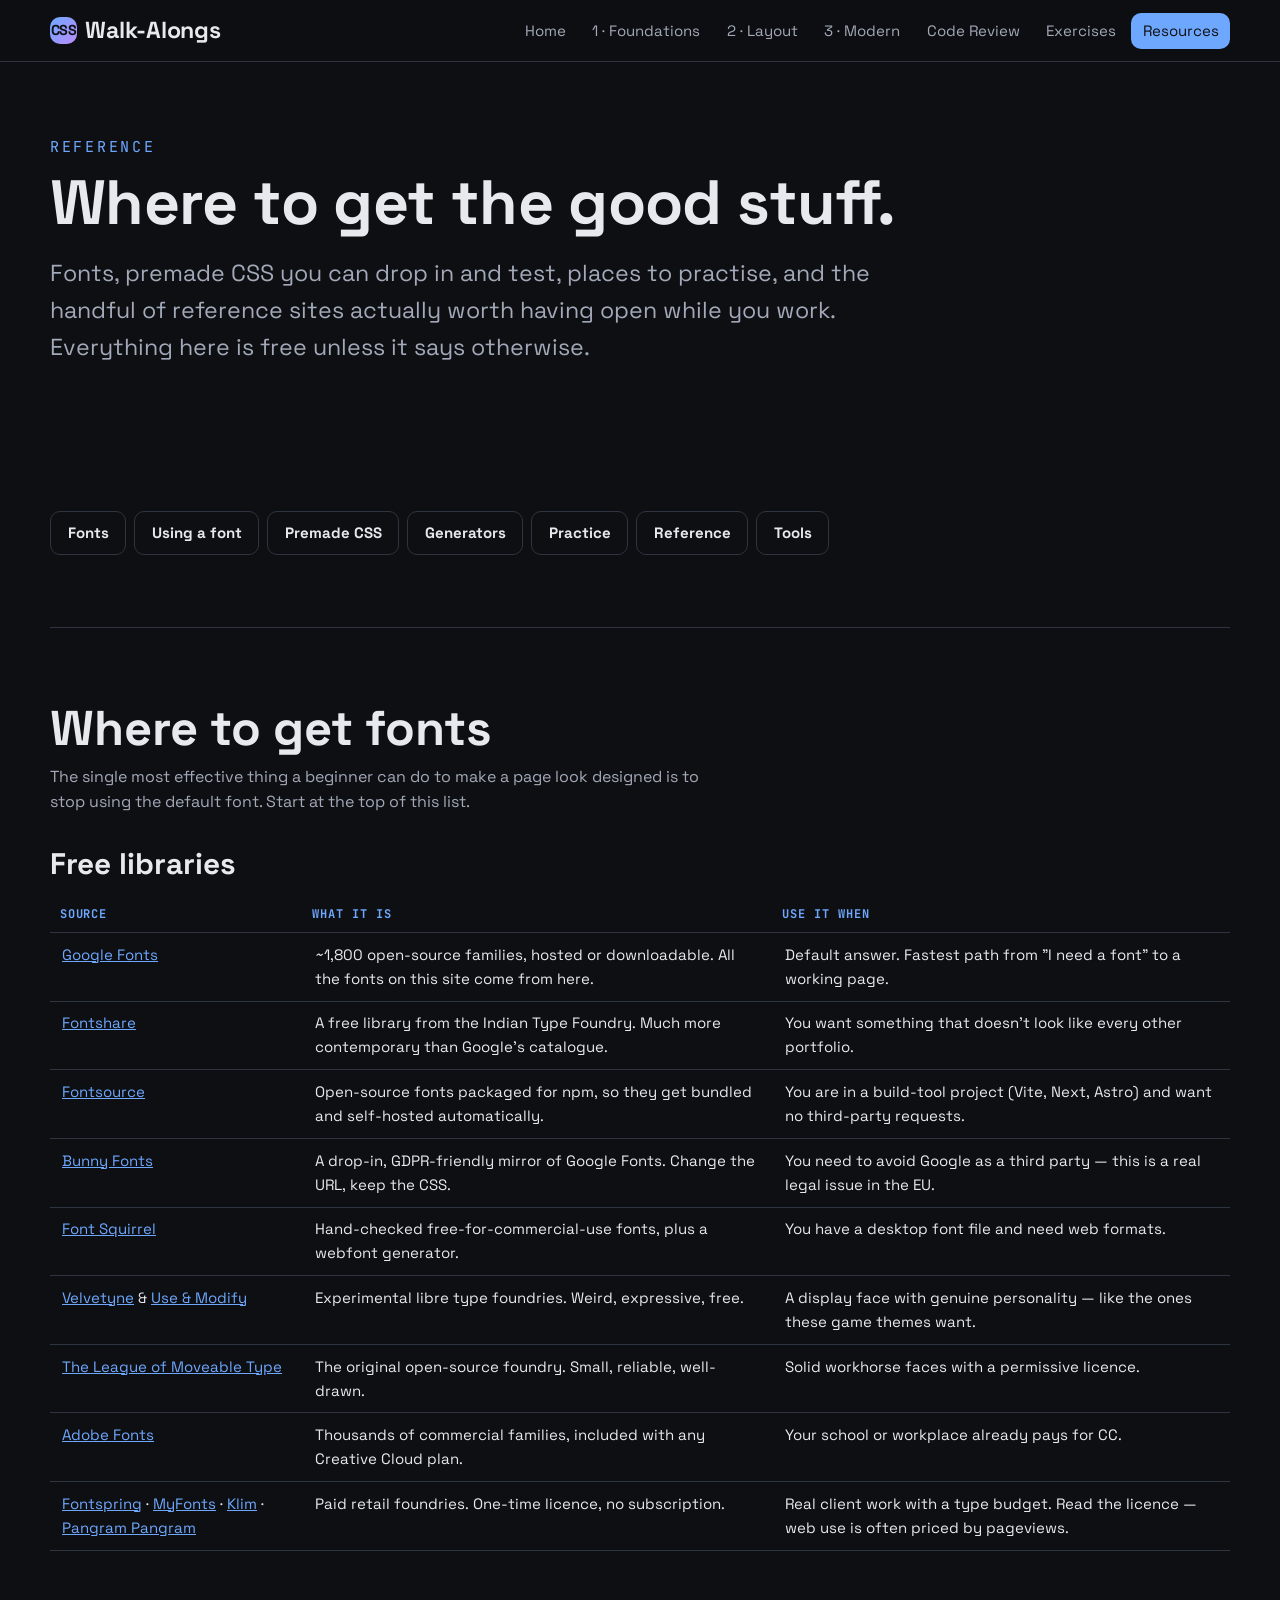
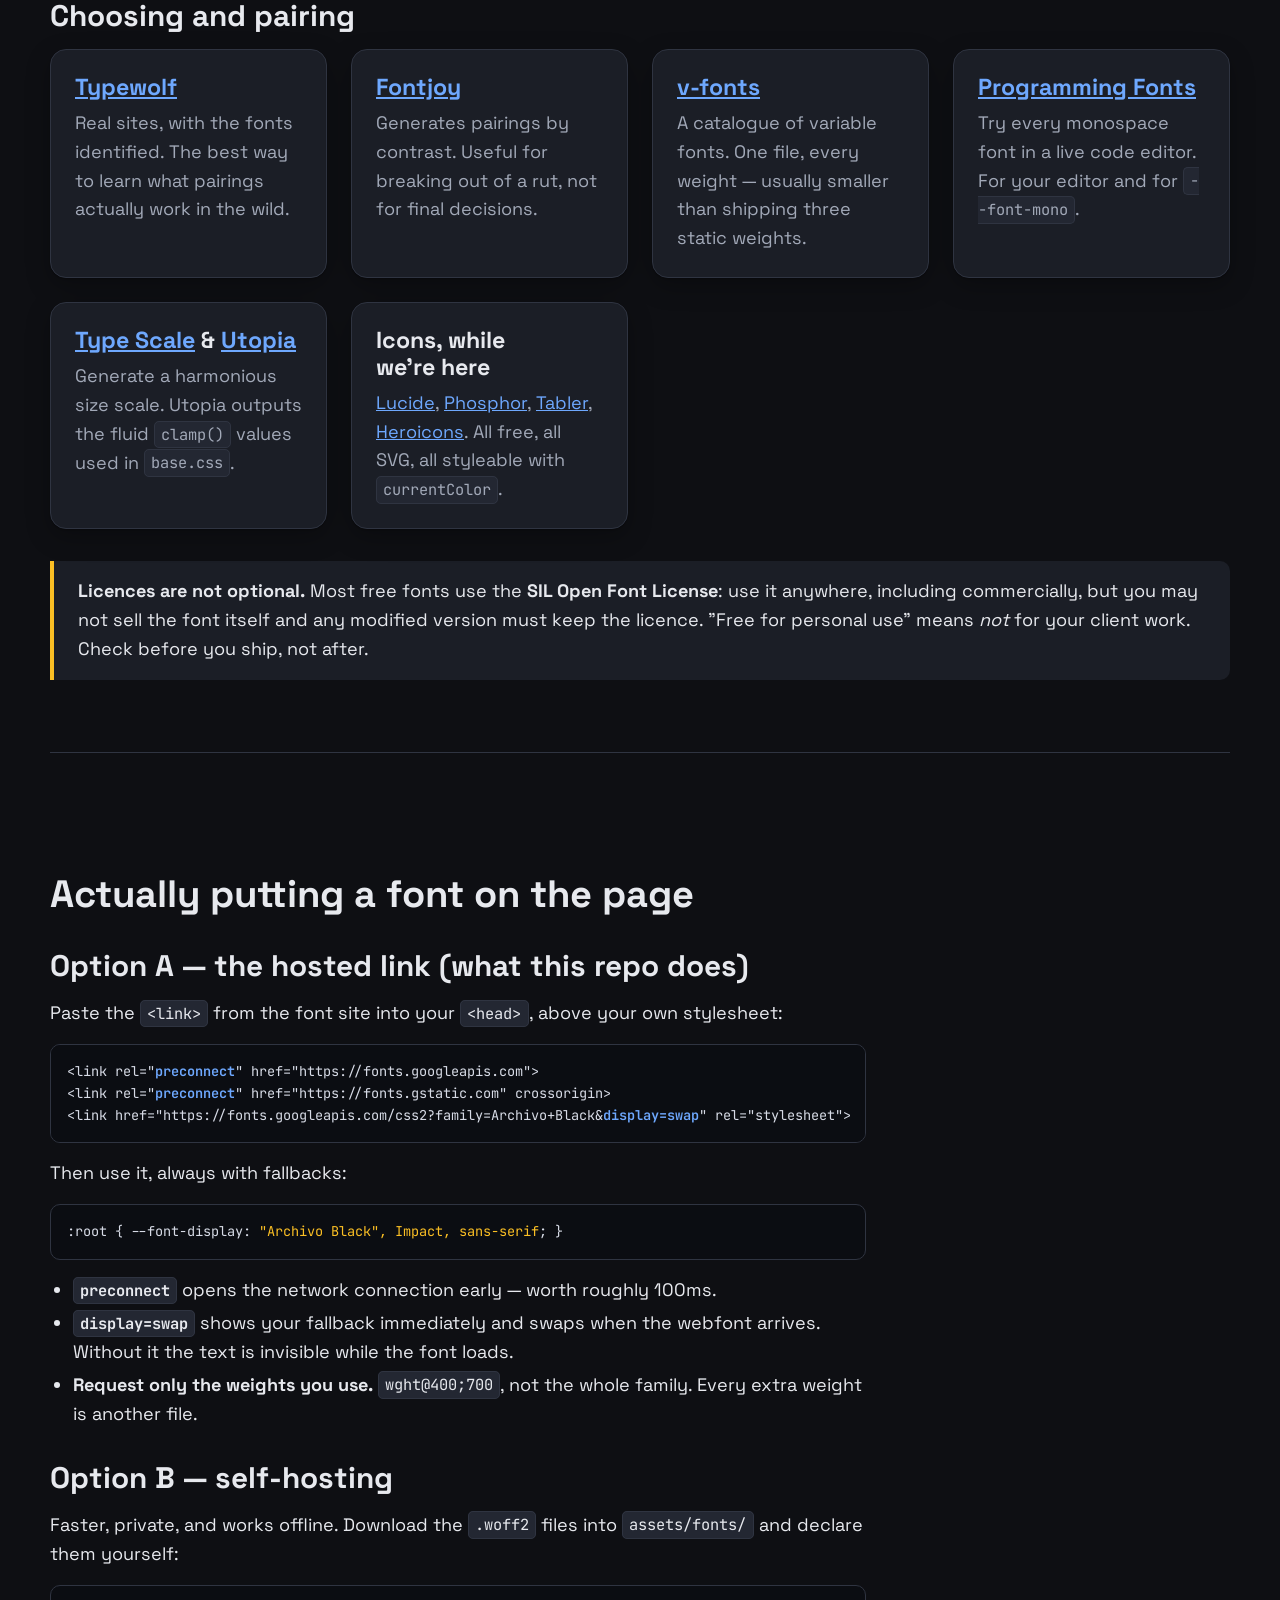
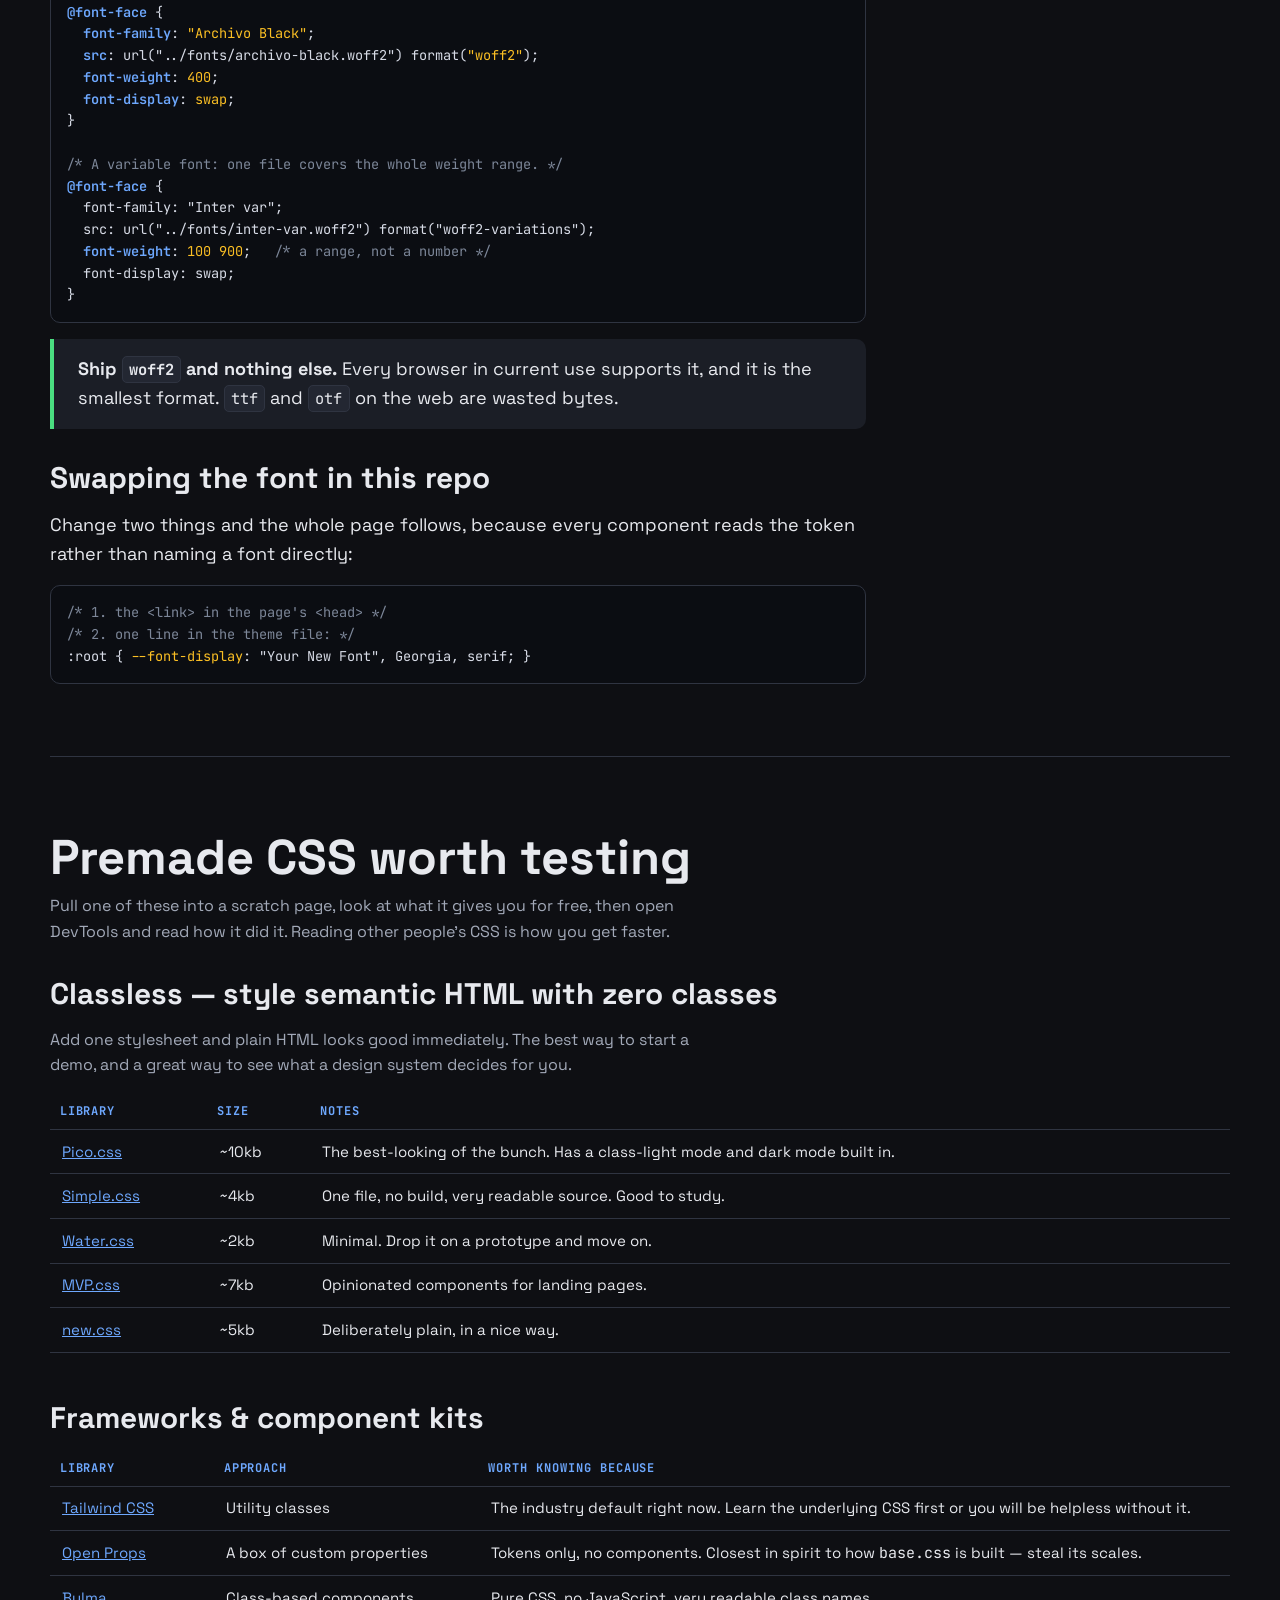
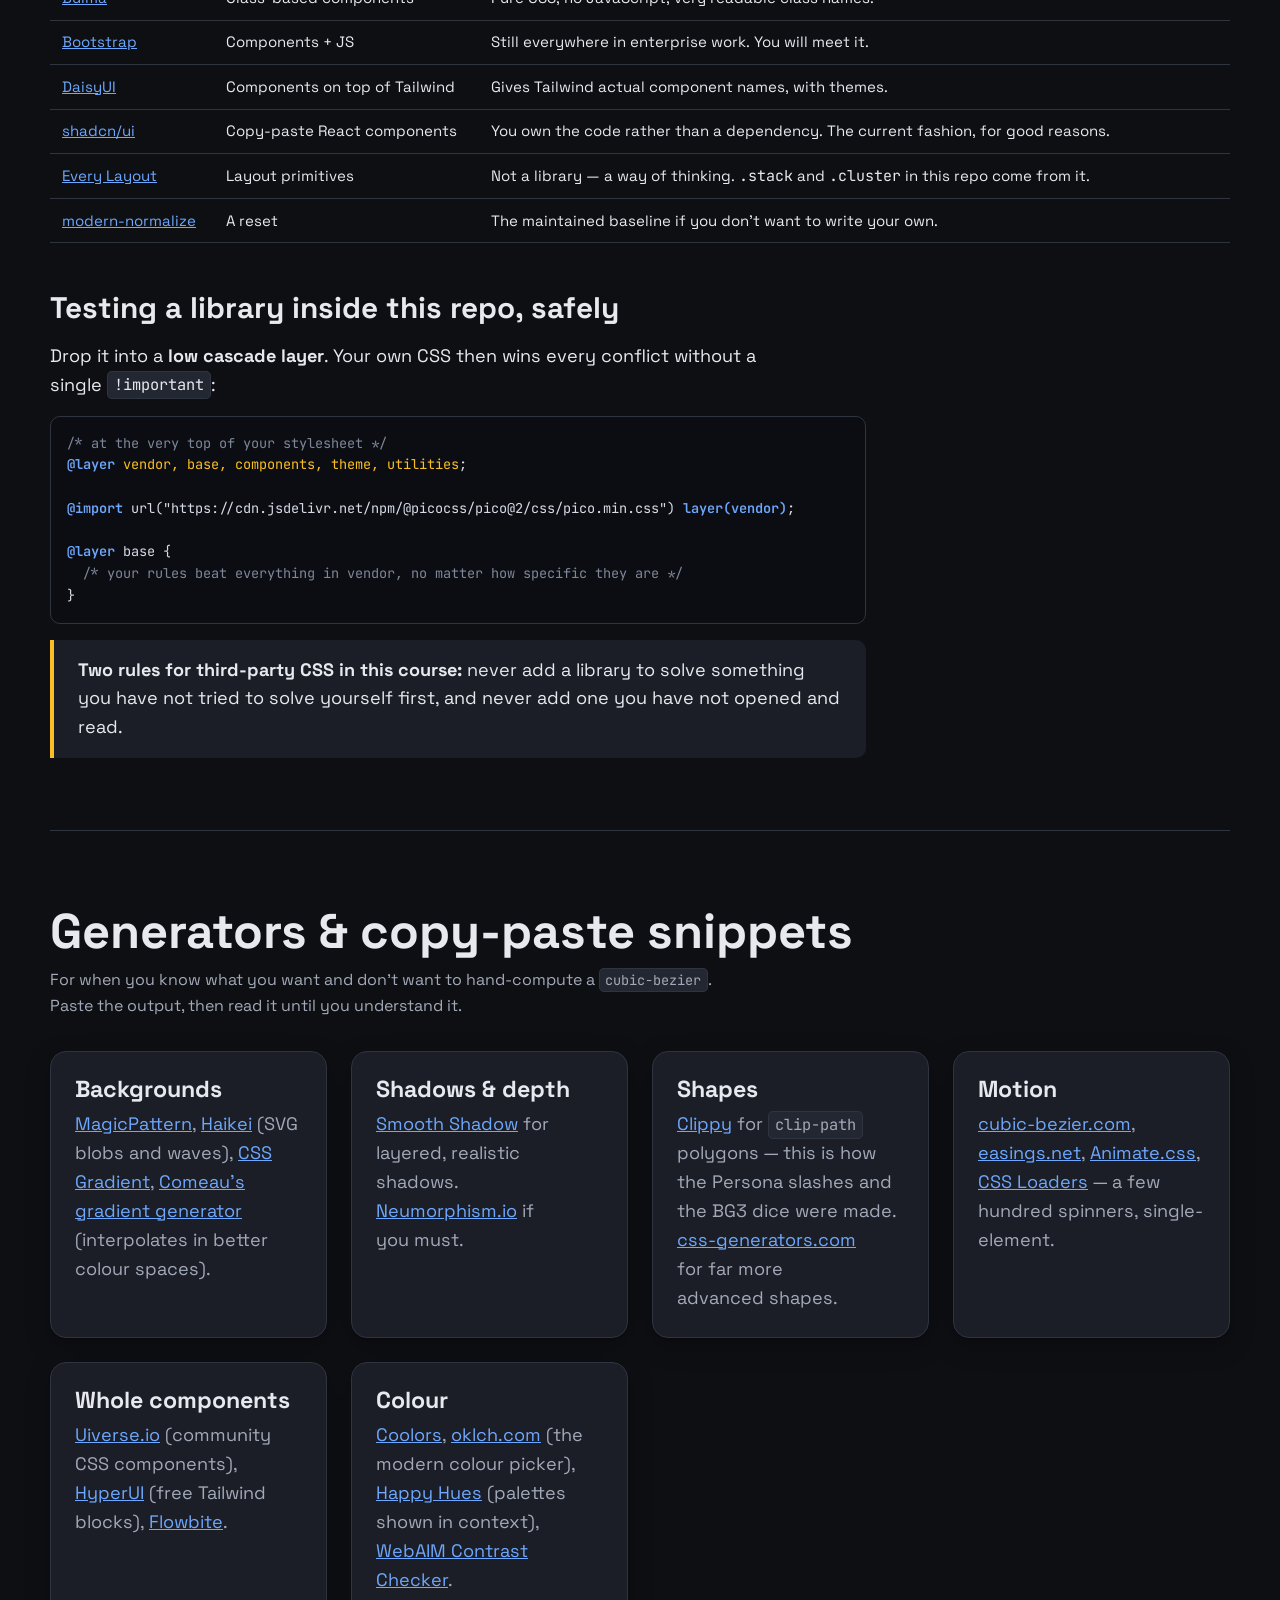
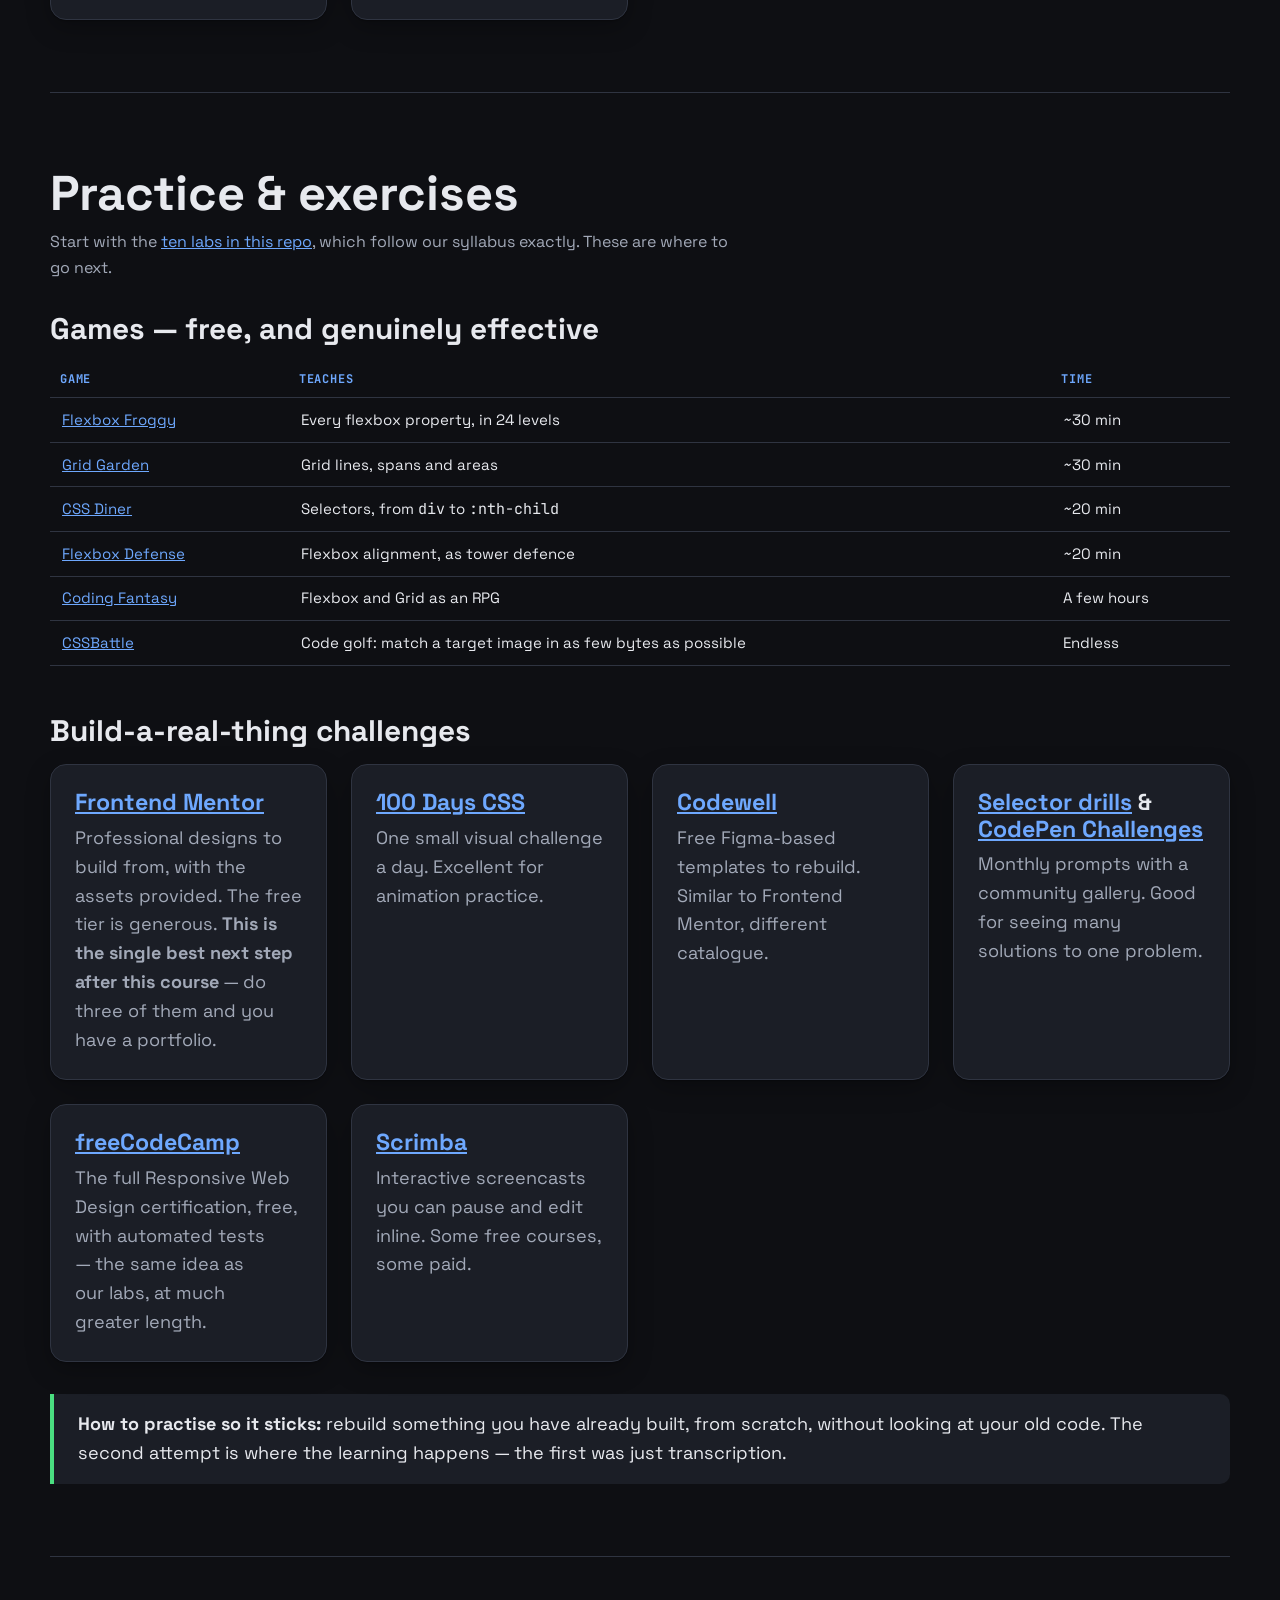
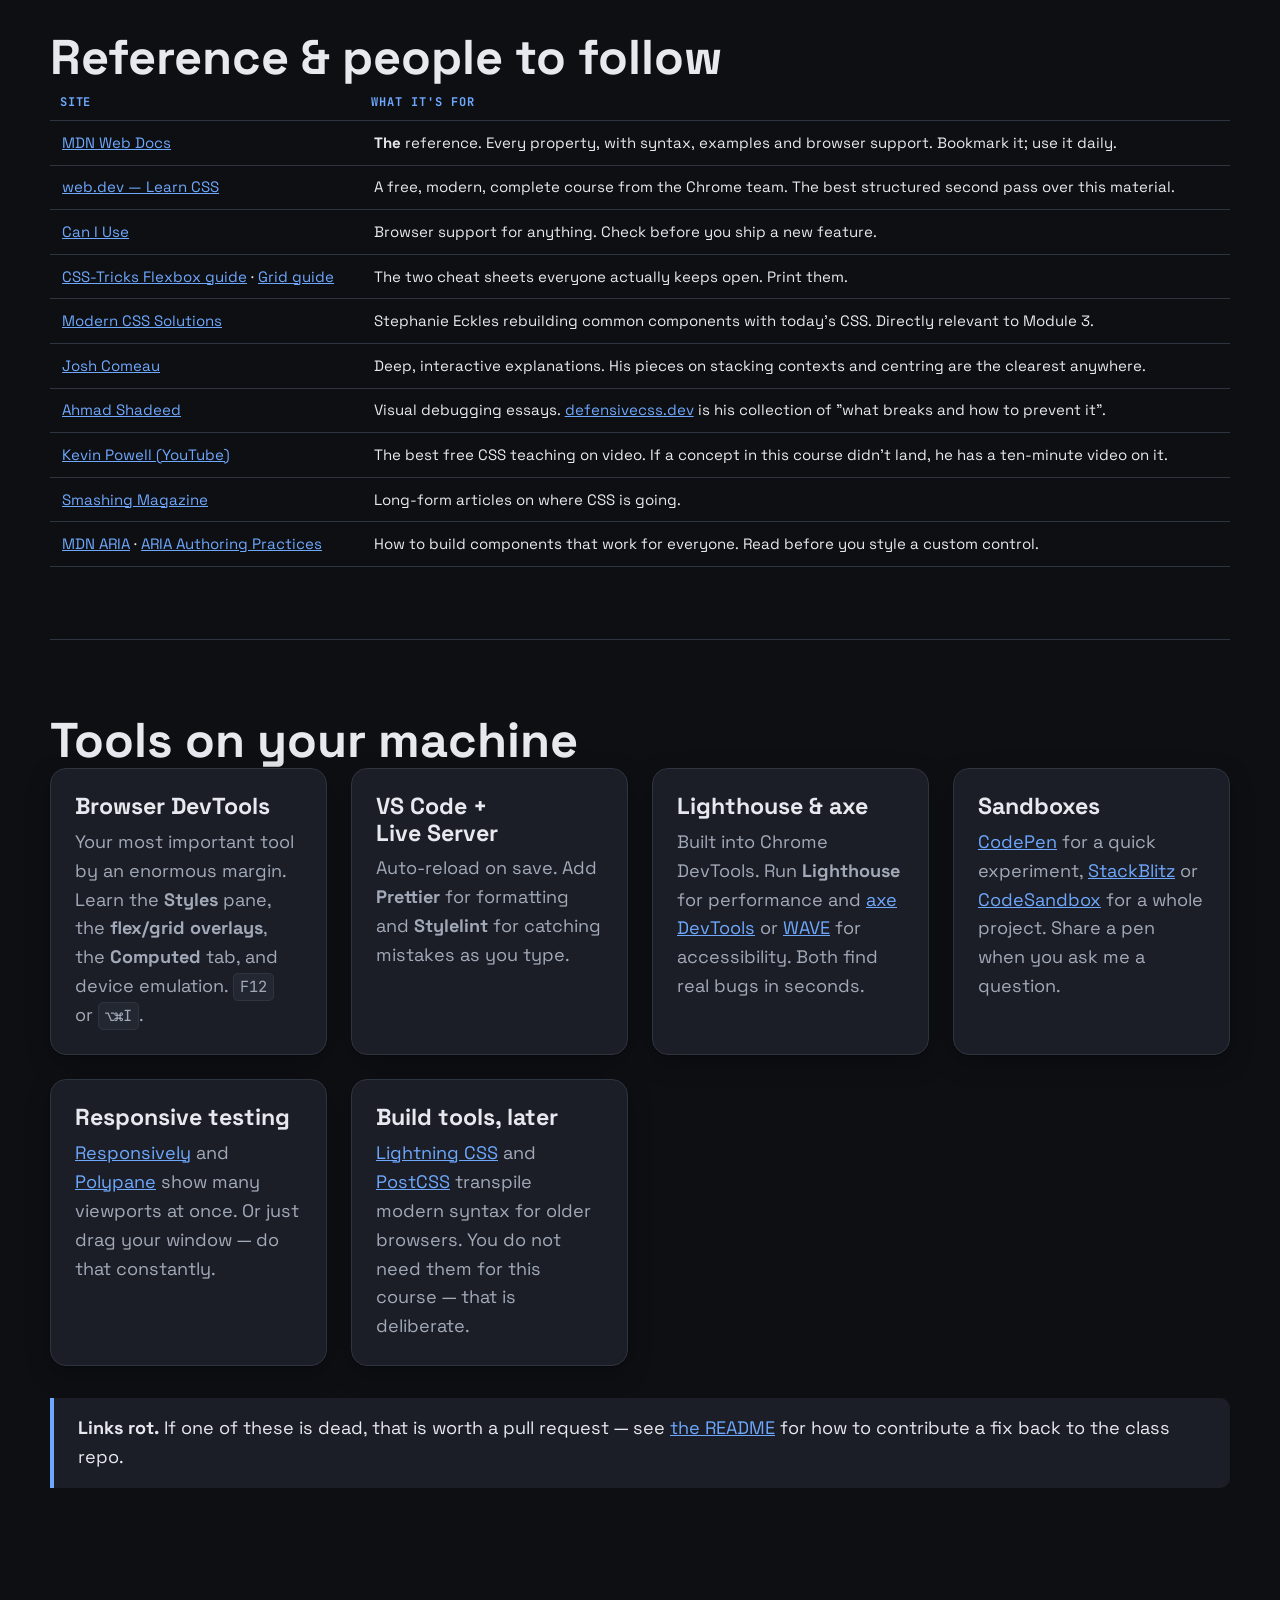
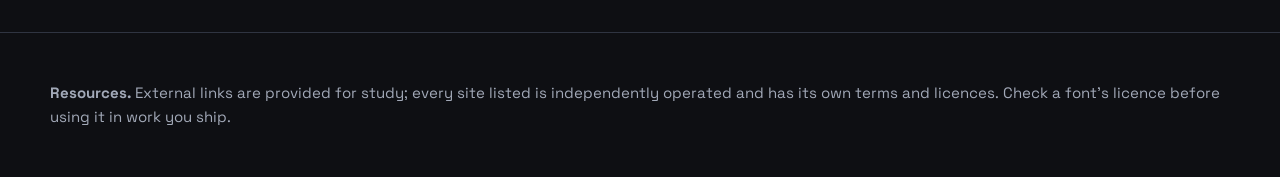
<file: resources.html>
<!doctype html>
<html lang="en">
<head>
<meta charset="utf-8">
<meta name="viewport" content="width=device-width, initial-scale=1">
<title>Resources — CSS Walk-Alongs</title>
<meta name="description" content="Where to get fonts in 2026, which premade CSS to pull in and test, where to practise, and the reference sites worth bookmarking.">
<link rel="icon" href="data:image/svg+xml,<svg xmlns=%22http://www.w3.org/2000/svg%22 viewBox=%220 0 100 100%22><text y=%22.9em%22 font-size=%2290%22>📚</text></svg>">
<link rel="preconnect" href="https://fonts.googleapis.com">
<link rel="preconnect" href="https://fonts.gstatic.com" crossorigin>
<link href="https://fonts.googleapis.com/css2?family=Space+Grotesk:wght@400;500;700&family=JetBrains+Mono:wght@400;600&display=swap" rel="stylesheet">
<link rel="stylesheet" href="assets/css/base.css">
</head>
<body class="page">
<a class="skip-link" href="#main">Skip to content</a>

<header class="site-header">
  <div class="wrap site-header__inner">
    <a class="brand" href="index.html"><span class="brand__mark">CSS</span> Walk-Alongs</a>
    <nav class="nav" aria-label="Main">
      <a href="index.html"><span>Home</span></a>
      <a href="lesson-1-persona.html"><span>1 · Foundations</span></a>
      <a href="lesson-2-starwars.html"><span>2 · Layout</span></a>
      <a href="lesson-3-baldursgate.html"><span>3 · Modern</span></a>
      <a href="code-review.html"><span>Code Review</span></a>
      <a href="exercises.html"><span>Exercises</span></a>
      <a href="resources.html" aria-current="page"><span>Resources</span></a>
    </nav>
  </div>
</header>

<main id="main">

  <section class="wrap hero">
    <p class="eyebrow">Reference</p>
    <h1>Where to get the good stuff.</h1>
    <p class="lede">
      Fonts, premade CSS you can drop in and test, places to practise, and the
      handful of reference sites actually worth having open while you work.
      Everything here is free unless it says otherwise.
    </p>
  </section>

  <section class="wrap section">
    <nav class="cluster" aria-label="Sections">
      <a class="btn btn--ghost" href="#fonts">Fonts</a>
      <a class="btn btn--ghost" href="#using-fonts">Using a font</a>
      <a class="btn btn--ghost" href="#premade">Premade CSS</a>
      <a class="btn btn--ghost" href="#generators">Generators</a>
      <a class="btn btn--ghost" href="#practice">Practice</a>
      <a class="btn btn--ghost" href="#reference">Reference</a>
      <a class="btn btn--ghost" href="#tools">Tools</a>
    </nav>
  </section>

  <!-- ================================================================ FONTS -->
  <section class="wrap section" id="fonts">
    <h2 style="font-size: var(--step-4);">Where to get fonts</h2>
    <p class="dim" style="margin-block: var(--space-2xs) var(--space-l); max-inline-size: 68ch;">
      The single most effective thing a beginner can do to make a page look
      designed is to stop using the default font. Start at the top of this
      list.
    </p>

    <h3 style="font-size: var(--step-2); margin-block-end: var(--space-s);">Free libraries</h3>
    <div class="table-scroll">
      <table class="data">
        <thead><tr><th>Source</th><th>What it is</th><th>Use it when</th></tr></thead>
        <tbody>
          <tr>
            <td><a href="https://fonts.google.com">Google Fonts</a></td>
            <td>~1,800 open-source families, hosted or downloadable. All the fonts on this site come from here.</td>
            <td>Default answer. Fastest path from "I need a font" to a working page.</td>
          </tr>
          <tr>
            <td><a href="https://www.fontshare.com">Fontshare</a></td>
            <td>A free library from the Indian Type Foundry. Much more contemporary than Google's catalogue.</td>
            <td>You want something that doesn't look like every other portfolio.</td>
          </tr>
          <tr>
            <td><a href="https://fontsource.org">Fontsource</a></td>
            <td>Open-source fonts packaged for npm, so they get bundled and self-hosted automatically.</td>
            <td>You are in a build-tool project (Vite, Next, Astro) and want no third-party requests.</td>
          </tr>
          <tr>
            <td><a href="https://fonts.bunny.net">Bunny Fonts</a></td>
            <td>A drop-in, GDPR-friendly mirror of Google Fonts. Change the URL, keep the CSS.</td>
            <td>You need to avoid Google as a third party — this is a real legal issue in the EU.</td>
          </tr>
          <tr>
            <td><a href="https://www.fontsquirrel.com">Font Squirrel</a></td>
            <td>Hand-checked free-for-commercial-use fonts, plus a webfont generator.</td>
            <td>You have a desktop font file and need web formats.</td>
          </tr>
          <tr>
            <td><a href="https://velvetyne.fr">Velvetyne</a> &amp; <a href="https://usemodify.com">Use &amp; Modify</a></td>
            <td>Experimental libre type foundries. Weird, expressive, free.</td>
            <td>A display face with genuine personality — like the ones these game themes want.</td>
          </tr>
          <tr>
            <td><a href="https://www.theleagueofmoveabletype.com">The League of Moveable Type</a></td>
            <td>The original open-source foundry. Small, reliable, well-drawn.</td>
            <td>Solid workhorse faces with a permissive licence.</td>
          </tr>
          <tr>
            <td><a href="https://fonts.adobe.com">Adobe Fonts</a></td>
            <td>Thousands of commercial families, included with any Creative Cloud plan.</td>
            <td>Your school or workplace already pays for CC.</td>
          </tr>
          <tr>
            <td><a href="https://www.fontspring.com">Fontspring</a> · <a href="https://www.myfonts.com">MyFonts</a> · <a href="https://klim.co.nz">Klim</a> · <a href="https://pangrampangram.com">Pangram Pangram</a></td>
            <td>Paid retail foundries. One-time licence, no subscription.</td>
            <td>Real client work with a type budget. Read the licence — web use is often priced by pageviews.</td>
          </tr>
        </tbody>
      </table>
    </div>

    <h3 style="font-size: var(--step-2); margin-block: var(--space-xl) var(--space-s);">Choosing and pairing</h3>
    <div class="grid" style="--min: 250px;">
      <div class="card">
        <h3 style="font-size: var(--step-1);"><a href="https://www.typewolf.com">Typewolf</a></h3>
        <p>Real sites, with the fonts identified. The best way to learn what pairings actually work in the wild.</p>
      </div>
      <div class="card">
        <h3 style="font-size: var(--step-1);"><a href="https://fontjoy.com">Fontjoy</a></h3>
        <p>Generates pairings by contrast. Useful for breaking out of a rut, not for final decisions.</p>
      </div>
      <div class="card">
        <h3 style="font-size: var(--step-1);"><a href="https://v-fonts.com">v-fonts</a></h3>
        <p>A catalogue of variable fonts. One file, every weight — usually smaller than shipping three static weights.</p>
      </div>
      <div class="card">
        <h3 style="font-size: var(--step-1);"><a href="https://www.programmingfonts.org">Programming Fonts</a></h3>
        <p>Try every monospace font in a live code editor. For your editor and for <code class="inline">--font-mono</code>.</p>
      </div>
      <div class="card">
        <h3 style="font-size: var(--step-1);"><a href="https://type-scale.com">Type Scale</a> &amp; <a href="https://utopia.fyi">Utopia</a></h3>
        <p>Generate a harmonious size scale. Utopia outputs the fluid <code class="inline">clamp()</code> values used in <code class="inline">base.css</code>.</p>
      </div>
      <div class="card">
        <h3 style="font-size: var(--step-1);">Icons, while we're here</h3>
        <p><a href="https://lucide.dev">Lucide</a>, <a href="https://phosphoricons.com">Phosphor</a>, <a href="https://tabler.io/icons">Tabler</a>, <a href="https://heroicons.com">Heroicons</a>. All free, all SVG, all styleable with <code class="inline">currentColor</code>.</p>
      </div>
    </div>

    <div class="note note--warn" style="margin-block-start: var(--space-l);">
      <strong>Licences are not optional.</strong> Most free fonts use the
      <b>SIL Open Font License</b>: use it anywhere, including commercially,
      but you may not sell the font itself and any modified version must keep
      the licence. "Free for personal use" means <em>not</em> for your client
      work. Check before you ship, not after.
    </div>
  </section>

  <!-- ========================================================= USING FONTS -->
  <section class="wrap section" id="using-fonts">
    <div class="prose">
      <h2 class="mt-0">Actually putting a font on the page</h2>

      <h3>Option A — the hosted link (what this repo does)</h3>
      <p>Paste the <code class="inline">&lt;link&gt;</code> from the font site
         into your <code class="inline">&lt;head&gt;</code>, above your own
         stylesheet:</p>
      <pre class="code">&lt;link rel="<b>preconnect</b>" href="https://fonts.googleapis.com"&gt;
&lt;link rel="<b>preconnect</b>" href="https://fonts.gstatic.com" crossorigin&gt;
&lt;link href="https://fonts.googleapis.com/css2?family=Archivo+Black&amp;<b>display=swap</b>" rel="stylesheet"&gt;</pre>
      <p>Then use it, always with fallbacks:</p>
      <pre class="code">:root { --font-display: <u>"Archivo Black", Impact, sans-serif</u>; }</pre>
      <ul>
        <li><b><code class="inline">preconnect</code></b> opens the network connection early — worth roughly 100ms.</li>
        <li><b><code class="inline">display=swap</code></b> shows your fallback immediately and swaps when the webfont arrives. Without it the text is invisible while the font loads.</li>
        <li><b>Request only the weights you use.</b> <code class="inline">wght@400;700</code>, not the whole family. Every extra weight is another file.</li>
      </ul>

      <h3>Option B — self-hosting</h3>
      <p>Faster, private, and works offline. Download the
         <code class="inline">.woff2</code> files into
         <code class="inline">assets/fonts/</code> and declare them yourself:</p>
      <pre class="code"><b>@font-face</b> {
  <b>font-family</b>: <u>"Archivo Black"</u>;
  <b>src</b>: url("../fonts/archivo-black.woff2") format(<u>"woff2"</u>);
  <b>font-weight</b>: <u>400</u>;
  <b>font-display</b>: <u>swap</u>;
}

<i>/* A variable font: one file covers the whole weight range. */</i>
<b>@font-face</b> {
  font-family: "Inter var";
  src: url("../fonts/inter-var.woff2") format("woff2-variations");
  <b>font-weight</b>: <u>100 900</u>;   <i>/* a range, not a number */</i>
  font-display: swap;
}</pre>
      <div class="note note--tip">
        <strong>Ship <code class="inline">woff2</code> and nothing else.</strong>
        Every browser in current use supports it, and it is the smallest
        format. <code class="inline">ttf</code> and <code class="inline">otf</code>
        on the web are wasted bytes.
      </div>

      <h3>Swapping the font in this repo</h3>
      <p>
        Change two things and the whole page follows, because every component
        reads the token rather than naming a font directly:
      </p>
      <pre class="code"><i>/* 1. the &lt;link&gt; in the page's &lt;head&gt; */</i>
<i>/* 2. one line in the theme file: */</i>
:root { <u>--font-display</u>: "Your New Font", Georgia, serif; }</pre>
    </div>
  </section>

  <!-- ============================================================== PREMADE -->
  <section class="wrap section" id="premade">
    <h2 style="font-size: var(--step-4);">Premade CSS worth testing</h2>
    <p class="dim" style="margin-block: var(--space-2xs) var(--space-l); max-inline-size: 68ch;">
      Pull one of these into a scratch page, look at what it gives you for
      free, then open DevTools and read how it did it. Reading other people's
      CSS is how you get faster.
    </p>

    <h3 style="font-size: var(--step-2); margin-block-end: var(--space-s);">Classless — style semantic HTML with zero classes</h3>
    <p class="dim" style="margin-block-end: var(--space-s); max-inline-size: 68ch;">
      Add one stylesheet and plain HTML looks good immediately. The best way to
      start a demo, and a great way to see what a design system decides for you.
    </p>
    <div class="table-scroll">
      <table class="data">
        <thead><tr><th>Library</th><th>Size</th><th>Notes</th></tr></thead>
        <tbody>
          <tr><td><a href="https://picocss.com">Pico.css</a></td><td>~10kb</td><td>The best-looking of the bunch. Has a class-light mode and dark mode built in.</td></tr>
          <tr><td><a href="https://simplecss.org">Simple.css</a></td><td>~4kb</td><td>One file, no build, very readable source. Good to study.</td></tr>
          <tr><td><a href="https://watercss.kognise.dev">Water.css</a></td><td>~2kb</td><td>Minimal. Drop it on a prototype and move on.</td></tr>
          <tr><td><a href="https://andybrewer.github.io/mvp/">MVP.css</a></td><td>~7kb</td><td>Opinionated components for landing pages.</td></tr>
          <tr><td><a href="https://newcss.net">new.css</a></td><td>~5kb</td><td>Deliberately plain, in a nice way.</td></tr>
        </tbody>
      </table>
    </div>

    <h3 style="font-size: var(--step-2); margin-block: var(--space-xl) var(--space-s);">Frameworks &amp; component kits</h3>
    <div class="table-scroll">
      <table class="data">
        <thead><tr><th>Library</th><th>Approach</th><th>Worth knowing because</th></tr></thead>
        <tbody>
          <tr><td><a href="https://tailwindcss.com">Tailwind CSS</a></td><td>Utility classes</td><td>The industry default right now. Learn the underlying CSS first or you will be helpless without it.</td></tr>
          <tr><td><a href="https://open-props.style">Open Props</a></td><td>A box of custom properties</td><td>Tokens only, no components. Closest in spirit to how <code>base.css</code> is built — steal its scales.</td></tr>
          <tr><td><a href="https://bulma.io">Bulma</a></td><td>Class-based components</td><td>Pure CSS, no JavaScript, very readable class names.</td></tr>
          <tr><td><a href="https://getbootstrap.com">Bootstrap</a></td><td>Components + JS</td><td>Still everywhere in enterprise work. You will meet it.</td></tr>
          <tr><td><a href="https://daisyui.com">DaisyUI</a></td><td>Components on top of Tailwind</td><td>Gives Tailwind actual component names, with themes.</td></tr>
          <tr><td><a href="https://ui.shadcn.com">shadcn/ui</a></td><td>Copy-paste React components</td><td>You own the code rather than a dependency. The current fashion, for good reasons.</td></tr>
          <tr><td><a href="https://every-layout.dev">Every Layout</a></td><td>Layout primitives</td><td>Not a library — a way of thinking. <code>.stack</code> and <code>.cluster</code> in this repo come from it.</td></tr>
          <tr><td><a href="https://github.com/sindresorhus/modern-normalize">modern-normalize</a></td><td>A reset</td><td>The maintained baseline if you don't want to write your own.</td></tr>
        </tbody>
      </table>
    </div>

    <div class="prose" style="margin-block-start: var(--space-xl);">
      <h3>Testing a library inside this repo, safely</h3>
      <p>
        Drop it into a <b>low cascade layer</b>. Your own CSS then wins every
        conflict without a single <code class="inline">!important</code>:
      </p>
      <pre class="code"><i>/* at the very top of your stylesheet */</i>
<b>@layer</b> <u>vendor, base, components, theme, utilities</u>;

<b>@import</b> url("https://cdn.jsdelivr.net/npm/@picocss/pico@2/css/pico.min.css") <b>layer(vendor)</b>;

<b>@layer</b> base {
  <i>/* your rules beat everything in vendor, no matter how specific they are */</i>
}</pre>
      <div class="note note--warn">
        <strong>Two rules for third-party CSS in this course:</strong> never add
        a library to solve something you have not tried to solve yourself
        first, and never add one you have not opened and read.
      </div>
    </div>
  </section>

  <!-- ========================================================== GENERATORS -->
  <section class="wrap section" id="generators">
    <h2 style="font-size: var(--step-4);">Generators &amp; copy-paste snippets</h2>
    <p class="dim" style="margin-block: var(--space-2xs) var(--space-l); max-inline-size: 68ch;">
      For when you know what you want and don't want to hand-compute a
      <code class="inline">cubic-bezier</code>. Paste the output, then read it
      until you understand it.
    </p>
    <div class="grid" style="--min: 240px;">
      <div class="card">
        <h3 style="font-size: var(--step-1);">Backgrounds</h3>
        <p><a href="https://www.magicpattern.design/tools/css-backgrounds">MagicPattern</a>,
           <a href="https://haikei.app">Haikei</a> (SVG blobs and waves),
           <a href="https://cssgradient.io">CSS Gradient</a>,
           <a href="https://www.joshwcomeau.com/gradient-generator/">Comeau's gradient generator</a> (interpolates in better colour spaces).</p>
      </div>
      <div class="card">
        <h3 style="font-size: var(--step-1);">Shadows &amp; depth</h3>
        <p><a href="https://shadows.brumm.af">Smooth Shadow</a> for layered, realistic shadows.
           <a href="https://neumorphism.io">Neumorphism.io</a> if you must.</p>
      </div>
      <div class="card">
        <h3 style="font-size: var(--step-1);">Shapes</h3>
        <p><a href="https://bennettfeely.com/clippy/">Clippy</a> for <code class="inline">clip-path</code> polygons —
           this is how the Persona slashes and the BG3 dice were made.
           <a href="https://css-generators.com">css-generators.com</a> for far more advanced shapes.</p>
      </div>
      <div class="card">
        <h3 style="font-size: var(--step-1);">Motion</h3>
        <p><a href="https://cubic-bezier.com">cubic-bezier.com</a>,
           <a href="https://easings.net">easings.net</a>,
           <a href="https://animate.style">Animate.css</a>,
           <a href="https://css-loaders.com">CSS Loaders</a> — a few hundred spinners, single-element.</p>
      </div>
      <div class="card">
        <h3 style="font-size: var(--step-1);">Whole components</h3>
        <p><a href="https://uiverse.io">Uiverse.io</a> (community CSS components),
           <a href="https://hyperui.dev">HyperUI</a> (free Tailwind blocks),
           <a href="https://flowbite.com">Flowbite</a>.</p>
      </div>
      <div class="card">
        <h3 style="font-size: var(--step-1);">Colour</h3>
        <p><a href="https://coolors.co">Coolors</a>,
           <a href="https://oklch.com">oklch.com</a> (the modern colour picker),
           <a href="https://www.happyhues.co">Happy Hues</a> (palettes shown in context),
           <a href="https://webaim.org/resources/contrastchecker/">WebAIM Contrast Checker</a>.</p>
      </div>
    </div>
  </section>

  <!-- ============================================================ PRACTICE -->
  <section class="wrap section" id="practice">
    <h2 style="font-size: var(--step-4);">Practice &amp; exercises</h2>
    <p class="dim" style="margin-block: var(--space-2xs) var(--space-l); max-inline-size: 68ch;">
      Start with the <a href="exercises.html">ten labs in this repo</a>, which
      follow our syllabus exactly. These are where to go next.
    </p>

    <h3 style="font-size: var(--step-2); margin-block-end: var(--space-s);">Games — free, and genuinely effective</h3>
    <div class="table-scroll">
      <table class="data">
        <thead><tr><th>Game</th><th>Teaches</th><th>Time</th></tr></thead>
        <tbody>
          <tr><td><a href="https://flexboxfroggy.com">Flexbox Froggy</a></td><td>Every flexbox property, in 24 levels</td><td>~30 min</td></tr>
          <tr><td><a href="https://cssgridgarden.com">Grid Garden</a></td><td>Grid lines, spans and areas</td><td>~30 min</td></tr>
          <tr><td><a href="https://flukeout.github.io">CSS Diner</a></td><td>Selectors, from <code>div</code> to <code>:nth-child</code></td><td>~20 min</td></tr>
          <tr><td><a href="http://www.flexboxdefense.com">Flexbox Defense</a></td><td>Flexbox alignment, as tower defence</td><td>~20 min</td></tr>
          <tr><td><a href="https://codingfantasy.com">Coding Fantasy</a></td><td>Flexbox and Grid as an RPG</td><td>A few hours</td></tr>
          <tr><td><a href="https://cssbattle.dev">CSSBattle</a></td><td>Code golf: match a target image in as few bytes as possible</td><td>Endless</td></tr>
        </tbody>
      </table>
    </div>

    <h3 style="font-size: var(--step-2); margin-block: var(--space-xl) var(--space-s);">Build-a-real-thing challenges</h3>
    <div class="grid" style="--min: 250px;">
      <div class="card">
        <h3 style="font-size: var(--step-1);"><a href="https://www.frontendmentor.io">Frontend Mentor</a></h3>
        <p>Professional designs to build from, with the assets provided. The free tier is generous. <b>This is the single best next step after this course</b> — do three of them and you have a portfolio.</p>
      </div>
      <div class="card">
        <h3 style="font-size: var(--step-1);"><a href="https://100dayscss.com">100 Days CSS</a></h3>
        <p>One small visual challenge a day. Excellent for animation practice.</p>
      </div>
      <div class="card">
        <h3 style="font-size: var(--step-1);"><a href="https://www.codewell.cc">Codewell</a></h3>
        <p>Free Figma-based templates to rebuild. Similar to Frontend Mentor, different catalogue.</p>
      </div>
      <div class="card">
        <h3 style="font-size: var(--step-1);"><a href="https://cssgradient.io/blog/css-selector-cheatsheet/">Selector drills</a> &amp; <a href="https://codepen.io/challenges">CodePen Challenges</a></h3>
        <p>Monthly prompts with a community gallery. Good for seeing many solutions to one problem.</p>
      </div>
      <div class="card">
        <h3 style="font-size: var(--step-1);"><a href="https://www.freecodecamp.org/learn/2022/responsive-web-design/">freeCodeCamp</a></h3>
        <p>The full Responsive Web Design certification, free, with automated tests — the same idea as our labs, at much greater length.</p>
      </div>
      <div class="card">
        <h3 style="font-size: var(--step-1);"><a href="https://scrimba.com">Scrimba</a></h3>
        <p>Interactive screencasts you can pause and edit inline. Some free courses, some paid.</p>
      </div>
    </div>

    <div class="note note--tip" style="margin-block-start: var(--space-l);">
      <strong>How to practise so it sticks:</strong> rebuild something you have
      already built, from scratch, without looking at your old code. The second
      attempt is where the learning happens — the first was just transcription.
    </div>
  </section>

  <!-- =========================================================== REFERENCE -->
  <section class="wrap section" id="reference">
    <h2 style="font-size: var(--step-4);">Reference &amp; people to follow</h2>
    <div class="table-scroll">
      <table class="data">
        <thead><tr><th>Site</th><th>What it's for</th></tr></thead>
        <tbody>
          <tr><td><a href="https://developer.mozilla.org/en-US/docs/Web/CSS">MDN Web Docs</a></td><td><b>The</b> reference. Every property, with syntax, examples and browser support. Bookmark it; use it daily.</td></tr>
          <tr><td><a href="https://web.dev/learn/css">web.dev — Learn CSS</a></td><td>A free, modern, complete course from the Chrome team. The best structured second pass over this material.</td></tr>
          <tr><td><a href="https://caniuse.com">Can I Use</a></td><td>Browser support for anything. Check before you ship a new feature.</td></tr>
          <tr><td><a href="https://css-tricks.com/snippets/css/a-guide-to-flexbox/">CSS-Tricks Flexbox guide</a> · <a href="https://css-tricks.com/snippets/css/complete-guide-grid/">Grid guide</a></td><td>The two cheat sheets everyone actually keeps open. Print them.</td></tr>
          <tr><td><a href="https://moderncss.dev">Modern CSS Solutions</a></td><td>Stephanie Eckles rebuilding common components with today's CSS. Directly relevant to Module 3.</td></tr>
          <tr><td><a href="https://www.joshwcomeau.com/css/">Josh Comeau</a></td><td>Deep, interactive explanations. His pieces on stacking contexts and centring are the clearest anywhere.</td></tr>
          <tr><td><a href="https://ishadeed.com">Ahmad Shadeed</a></td><td>Visual debugging essays. <a href="https://defensivecss.dev">defensivecss.dev</a> is his collection of "what breaks and how to prevent it".</td></tr>
          <tr><td><a href="https://www.youtube.com/@KevinPowell">Kevin Powell (YouTube)</a></td><td>The best free CSS teaching on video. If a concept in this course didn't land, he has a ten-minute video on it.</td></tr>
          <tr><td><a href="https://www.smashingmagazine.com/category/css">Smashing Magazine</a></td><td>Long-form articles on where CSS is going.</td></tr>
          <tr><td><a href="https://developer.mozilla.org/en-US/docs/Web/Accessibility/ARIA">MDN ARIA</a> · <a href="https://www.w3.org/WAI/ARIA/apg/patterns/">ARIA Authoring Practices</a></td><td>How to build components that work for everyone. Read before you style a custom control.</td></tr>
        </tbody>
      </table>
    </div>
  </section>

  <!-- =============================================================== TOOLS -->
  <section class="wrap section" id="tools">
    <h2 style="font-size: var(--step-4);">Tools on your machine</h2>
    <div class="grid" style="--min: 250px;">
      <div class="card">
        <h3 style="font-size: var(--step-1);">Browser DevTools</h3>
        <p>Your most important tool by an enormous margin. Learn the <b>Styles</b> pane, the <b>flex/grid overlays</b>, the <b>Computed</b> tab, and device emulation. <code class="inline">F12</code> or <code class="inline">⌥⌘I</code>.</p>
      </div>
      <div class="card">
        <h3 style="font-size: var(--step-1);">VS Code + Live Server</h3>
        <p>Auto-reload on save. Add <b>Prettier</b> for formatting and <b>Stylelint</b> for catching mistakes as you type.</p>
      </div>
      <div class="card">
        <h3 style="font-size: var(--step-1);">Lighthouse &amp; axe</h3>
        <p>Built into Chrome DevTools. Run <b>Lighthouse</b> for performance and <a href="https://www.deque.com/axe/devtools/">axe DevTools</a> or <a href="https://wave.webaim.org">WAVE</a> for accessibility. Both find real bugs in seconds.</p>
      </div>
      <div class="card">
        <h3 style="font-size: var(--step-1);">Sandboxes</h3>
        <p><a href="https://codepen.io">CodePen</a> for a quick experiment, <a href="https://stackblitz.com">StackBlitz</a> or <a href="https://codesandbox.io">CodeSandbox</a> for a whole project. Share a pen when you ask me a question.</p>
      </div>
      <div class="card">
        <h3 style="font-size: var(--step-1);">Responsive testing</h3>
        <p><a href="https://responsively.app">Responsively</a> and <a href="https://polypane.app">Polypane</a> show many viewports at once. Or just drag your window — do that constantly.</p>
      </div>
      <div class="card">
        <h3 style="font-size: var(--step-1);">Build tools, later</h3>
        <p><a href="https://lightningcss.dev">Lightning CSS</a> and <a href="https://postcss.org">PostCSS</a> transpile modern syntax for older browsers. You do not need them for this course — that is deliberate.</p>
      </div>
    </div>

    <div class="note" style="margin-block-start: var(--space-l);">
      <strong>Links rot.</strong> If one of these is dead, that is worth a pull
      request — see <a href="README.md">the README</a> for how to contribute a
      fix back to the class repo.
    </div>
  </section>

</main>

<footer class="site-footer">
  <div class="wrap">
    <p><b>Resources.</b> External links are provided for study; every site
      listed is independently operated and has its own terms and licences.
      Check a font's licence before using it in work you ship.</p>
  </div>
</footer>

</body>
</html>
</file>
<file: assets/css/base.css>
/* ==========================================================================
   base.css — the shared foundation for every page in this course.
   --------------------------------------------------------------------------
   Read this file first. Everything else in /assets/css only *re-declares the
   custom properties* defined here. That is the whole trick behind theming:
   one set of components, many looks.

   Sections:
     1. Modern reset
     2. Design tokens (custom properties)
     3. Layout primitives
     4. Components (header, cards, buttons, code blocks, tables, footer)
     5. Utilities
     6. Accessibility & print
   ========================================================================== */


/* 1. MODERN RESET ========================================================= */
/* A reset erases the browser's opinionated defaults so every browser starts
   from the same place. This is a trimmed version of the Josh Comeau reset. */

*,
*::before,
*::after {
  box-sizing: border-box;  /* padding + border count INSIDE the width */
}

* {
  margin: 0;               /* kill default margins; we add them back on purpose */
}

html {
  -webkit-text-size-adjust: 100%;
  scroll-behavior: smooth;
}

/* Respect people who get motion sick. Always pair smooth scroll with this. */
@media (prefers-reduced-motion: reduce) {
  html { scroll-behavior: auto; }
  *, *::before, *::after {
    animation-duration: 0.01ms !important;
    animation-iteration-count: 1 !important;
    transition-duration: 0.01ms !important;
  }
}

body {
  min-block-size: 100vh;
  line-height: 1.6;
  -webkit-font-smoothing: antialiased;
  font-family: var(--font-body);
  background-color: var(--bg);
  color: var(--text);
}

img, picture, video, canvas, svg {
  display: block;      /* removes the mysterious gap under images */
  max-inline-size: 100%;
}

input, button, textarea, select {
  font: inherit;       /* form controls do NOT inherit fonts by default */
  color: inherit;
}

p, h1, h2, h3, h4, h5, h6 {
  overflow-wrap: break-word;
}

h1, h2, h3, h4 {
  line-height: 1.15;
  text-wrap: balance;  /* modern: stops one lonely word on the last line */
  font-family: var(--font-display);
  font-weight: var(--display-weight, 700);
}

p { text-wrap: pretty; }

a { color: var(--accent); }


/* 2. DESIGN TOKENS ======================================================== */
/* Custom properties ("CSS variables"). They cascade and inherit, which is why
   re-declaring them on :root in a theme file re-skins the entire site. */

:root {
  /* -- Color ------------------------------------------------------------- */
  --bg:          #0e0f13;
  --bg-2:        #15171d;
  --surface:     #1b1e26;
  --surface-2:   #232732;
  --border:      #2f3441;
  --text:        #e7e9ee;
  --text-dim:    #a2a9b8;
  --accent:      #6ea8fe;
  --accent-2:    #b98cff;
  --ok:          #4ade80;
  --warn:        #fbbf24;
  --err:         #f87171;

  /* -- Type -------------------------------------------------------------- */
  --font-display: "Space Grotesk", "Segoe UI", system-ui, sans-serif;
  --font-body:    "Space Grotesk", system-ui, -apple-system, sans-serif;
  --font-mono:    "JetBrains Mono", ui-monospace, "SF Mono", Menlo, monospace;
  --display-weight: 700;
  --display-transform: none;
  --display-spacing: -0.01em;

  /* Fluid type with clamp(): min, preferred (scales with viewport), max.
     No media queries needed — this is the modern way to size headings. */
  --step--1: clamp(0.83rem, 0.79rem + 0.20vw, 0.94rem);
  --step-0:  clamp(1.00rem, 0.95rem + 0.25vw, 1.13rem);
  --step-1:  clamp(1.20rem, 1.11rem + 0.44vw, 1.45rem);
  --step-2:  clamp(1.44rem, 1.30rem + 0.71vw, 1.86rem);
  --step-3:  clamp(1.73rem, 1.51rem + 1.10vw, 2.38rem);
  --step-4:  clamp(2.07rem, 1.74rem + 1.65vw, 3.05rem);
  --step-5:  clamp(2.49rem, 2.00rem + 2.44vw, 3.91rem);

  /* -- Space (a consistent scale beats random pixel values) -------------- */
  --space-3xs: 0.25rem;
  --space-2xs: 0.5rem;
  --space-xs:  0.75rem;
  --space-s:   1rem;
  --space-m:   1.5rem;
  --space-l:   2rem;
  --space-xl:  3rem;
  --space-2xl: 4.5rem;

  /* -- Shape & depth ----------------------------------------------------- */
  --radius:      10px;
  --radius-lg:   16px;
  --border-w:    1px;
  --shadow:      0 1px 2px rgb(0 0 0 / 0.3), 0 8px 24px rgb(0 0 0 / 0.25);
  --ring:        0 0 0 3px color-mix(in srgb, var(--accent) 45%, transparent);

  /* -- Motion ------------------------------------------------------------ */
  --ease: cubic-bezier(0.2, 0.8, 0.2, 1);
  --dur:  180ms;

  /* -- Layout ------------------------------------------------------------ */
  --measure: 68ch;      /* comfortable reading width */
  --page-max: 1180px;

  /* Theme hooks that themes override; harmless defaults here. */
  --card-skew: 0deg;
  --page-texture: none;
  --page-texture-size: auto;

  color-scheme: dark;
}


/* 3. LAYOUT PRIMITIVES ==================================================== */

/* The page texture. Both the image AND its size have to be set on the same
   element — a theme that declares `background-size` on :root is styling <html>,
   which has no background image, so the tiling silently never happens.
   `background-attachment: fixed` is deliberately avoided: a 6px tile repainted
   on every scroll frame is one of the easiest ways to make a page feel slow. */
.page {
  background-image: var(--page-texture);
  background-size: var(--page-texture-size);
  background-repeat: repeat;
}

/* The one container to rule them all. */
.wrap {
  inline-size: min(100% - 2rem, var(--page-max));
  margin-inline: auto;
}

.stack > * + * { margin-block-start: var(--flow, var(--space-m)); }

.prose {
  max-inline-size: var(--measure);
  font-size: var(--step-0);
}
.prose > * + * { margin-block-start: var(--space-s); }
.prose h2 { margin-block-start: var(--space-xl); font-size: var(--step-3); }
.prose h3 { margin-block-start: var(--space-l); font-size: var(--step-2); }
.prose ul, .prose ol { padding-inline-start: 1.25em; }
.prose li + li { margin-block-start: var(--space-3xs); }
.prose code { font-family: var(--font-mono); font-size: 0.9em; }

/* Auto-responsive grid: no media query required. Each column is at least
   --min wide; the browser fits as many as will comfortably go. */
.grid {
  display: grid;
  gap: var(--space-m);
  grid-template-columns: repeat(auto-fit, minmax(min(var(--min, 260px), 100%), 1fr));
}

.cluster {
  display: flex;
  flex-wrap: wrap;
  gap: var(--space-2xs);
  align-items: center;
}

.section { padding-block: var(--space-2xl); }
.section + .section { border-block-start: var(--border-w) solid var(--border); }


/* 4. COMPONENTS =========================================================== */

/* -- Site header ---------------------------------------------------------- */
.site-header {
  position: sticky;
  top: 0;
  z-index: 50;
  background-color: color-mix(in srgb, var(--bg) 82%, transparent);
  backdrop-filter: blur(10px);
  border-block-end: var(--border-w) solid var(--border);
}

.site-header__inner {
  display: flex;
  flex-wrap: wrap;
  align-items: center;
  justify-content: space-between;
  gap: var(--space-s);
  padding-block: var(--space-xs);
}

.brand {
  display: inline-flex;
  align-items: center;
  gap: var(--space-2xs);
  font-family: var(--font-display);
  font-weight: var(--display-weight);
  letter-spacing: var(--display-spacing);
  text-transform: var(--display-transform);
  font-size: var(--step-1);
  color: var(--text);
  text-decoration: none;
}
.brand__mark {
  display: grid;
  place-items: center;
  inline-size: 1.9em;
  block-size: 1.9em;
  border-radius: var(--radius);
  background: linear-gradient(135deg, var(--accent), var(--accent-2));
  color: var(--bg);
  font-size: 0.62em;
  font-weight: 800;
}

.nav { display: flex; flex-wrap: wrap; gap: var(--space-3xs); }
.nav a {
  padding: 0.4em 0.75em;
  border-radius: var(--radius);
  color: var(--text-dim);
  text-decoration: none;
  font-size: var(--step--1);
  transition: color var(--dur) var(--ease), background-color var(--dur) var(--ease);
}
.nav a:hover { color: var(--text); background-color: var(--surface); }
/* aria-current is set in the HTML — style state from the accessible attribute,
   not from an extra "active" class. */
.nav a[aria-current="page"] { color: var(--bg); background-color: var(--accent); }

/* -- Hero ----------------------------------------------------------------- */
.hero { padding-block: var(--space-2xl); }
.hero h1 {
  font-size: var(--step-5);
  text-transform: var(--display-transform);
  letter-spacing: var(--display-spacing);
}
.hero p.lede {
  margin-block-start: var(--space-s);
  max-inline-size: 60ch;
  font-size: var(--step-1);
  color: var(--text-dim);
}

.eyebrow {
  display: inline-block;
  font-family: var(--font-mono);
  font-size: var(--step--1);
  letter-spacing: 0.18em;
  text-transform: uppercase;
  color: var(--accent);
  margin-block-end: var(--space-2xs);
}

/* -- Card ----------------------------------------------------------------- */
.card {
  display: flex;
  flex-direction: column;
  gap: var(--space-2xs);
  padding: var(--space-m);
  background-color: var(--surface);
  border: var(--border-w) solid var(--border);
  border-radius: var(--radius-lg);
  box-shadow: var(--shadow);
  transform: skewY(var(--card-skew));
  transition: transform var(--dur) var(--ease), border-color var(--dur) var(--ease);
}
.card > * { transform: skewY(calc(-1 * var(--card-skew))); }
.card h3 { font-size: var(--step-2); }
.card p  { color: var(--text-dim); font-size: var(--step-0); }

/* :has() = the parent selector. Style the card because of what's inside it. */
.card:has(a:hover) { border-color: var(--accent); }

a.card { text-decoration: none; color: inherit; }
a.card:hover { transform: skewY(var(--card-skew)) translateY(-3px); }

/* -- Buttons -------------------------------------------------------------- */
.btn {
  display: inline-flex;
  align-items: center;
  gap: 0.5em;
  padding: 0.6em 1.1em;
  border: var(--border-w) solid transparent;
  border-radius: var(--radius);
  background-color: var(--accent);
  color: var(--bg);
  font-weight: 700;
  font-size: var(--step--1);
  text-decoration: none;
  cursor: pointer;
  transition: transform var(--dur) var(--ease), filter var(--dur) var(--ease);
}
.btn:hover  { filter: brightness(1.1); transform: translateY(-1px); }
.btn:active { transform: translateY(0); }

.btn--ghost {
  background-color: transparent;
  border-color: var(--border);
  color: var(--text);
}
.btn--ghost:hover { border-color: var(--accent); color: var(--accent); }

/* -- Badges / tags -------------------------------------------------------- */
.tag {
  display: inline-block;
  padding: 0.2em 0.6em;
  border-radius: 999px;
  background-color: color-mix(in srgb, var(--accent) 18%, transparent);
  color: var(--accent);
  border: 1px solid color-mix(in srgb, var(--accent) 35%, transparent);
  font-family: var(--font-mono);
  font-size: 0.75rem;
  letter-spacing: 0.06em;
  text-transform: uppercase;
}
.tag--2 {
  background-color: color-mix(in srgb, var(--accent-2) 18%, transparent);
  color: var(--accent-2);
  border-color: color-mix(in srgb, var(--accent-2) 35%, transparent);
}

/* -- Code ----------------------------------------------------------------- */
pre.code {
  overflow-x: auto;                 /* wide code scrolls itself, never the page */
  padding: var(--space-s);
  background-color: #0b0d12;
  border: var(--border-w) solid var(--border);
  border-radius: var(--radius);
  font-family: var(--font-mono);
  font-size: 0.85rem;
  line-height: 1.6;
  color: #d7dbe6;
  tab-size: 2;
}
pre.code b   { color: var(--accent);   font-weight: 600; } /* selector / property */
pre.code i   { color: #7d8799; font-style: normal; }       /* comment */
pre.code u   { color: var(--warn); text-decoration: none; }/* value */
pre.code mark {
  background-color: color-mix(in srgb, var(--ok) 22%, transparent);
  color: inherit;
  border-radius: 3px;
}

code.inline {
  padding: 0.15em 0.4em;
  border-radius: 5px;
  background-color: var(--surface-2);
  border: 1px solid var(--border);
  font-family: var(--font-mono);
  font-size: 0.85em;
}

/* -- Callouts ------------------------------------------------------------- */
.note {
  padding: var(--space-s) var(--space-m);
  border-inline-start: 4px solid var(--accent);
  border-radius: 0 var(--radius) var(--radius) 0;
  background-color: var(--surface);
  font-size: var(--step-0);
}
.note--warn { border-inline-start-color: var(--warn); }
.note--tip  { border-inline-start-color: var(--ok); }
.note strong { color: var(--text); }

/* -- Table ---------------------------------------------------------------- */
.table-scroll { overflow-x: auto; }
table.data {
  inline-size: 100%;
  border-collapse: collapse;
  font-size: var(--step--1);
}
table.data th,
table.data td {
  padding: 0.65em 0.8em;
  text-align: start;
  border-block-end: 1px solid var(--border);
  vertical-align: top;
}
table.data thead th {
  color: var(--accent);
  font-family: var(--font-mono);
  text-transform: uppercase;
  letter-spacing: 0.08em;
  font-size: 0.75rem;
}
table.data tbody tr:hover { background-color: var(--surface); }
table.data code { font-family: var(--font-mono); color: var(--text); }

/* -- Footer --------------------------------------------------------------- */
.site-footer {
  margin-block-start: var(--space-2xl);
  padding-block: var(--space-xl);
  border-block-start: var(--border-w) solid var(--border);
  color: var(--text-dim);
  font-size: var(--step--1);
}
.site-footer a { color: var(--text-dim); }
.site-footer a:hover { color: var(--accent); }


/* 5. UTILITIES ============================================================ */
.center-text  { text-align: center; }
.dim          { color: var(--text-dim); }
.mono         { font-family: var(--font-mono); }
.mt-0         { margin-block-start: 0; }
.flow-tight   { --flow: var(--space-2xs); }


/* 6. ACCESSIBILITY & PRINT ================================================ */

/* Never remove focus outlines. Replace them with something better. */
:focus-visible {
  outline: 2px solid var(--accent);
  outline-offset: 2px;
  border-radius: 4px;
}

/* Visible only to screen readers. */
.visually-hidden {
  position: absolute;
  inline-size: 1px; block-size: 1px;
  padding: 0; margin: -1px;
  overflow: hidden;
  clip-path: inset(50%);
  white-space: nowrap;
}

.skip-link {
  position: absolute;
  inset-inline-start: var(--space-s);
  inset-block-start: -4rem;
  z-index: 100;
  padding: 0.6em 1em;
  background-color: var(--accent);
  color: var(--bg);
  border-radius: 0 0 var(--radius) var(--radius);
  text-decoration: none;
  transition: inset-block-start var(--dur) var(--ease);
}
.skip-link:focus { inset-block-start: 0; }

@media print {
  .site-header, .site-footer, .btn { display: none; }
  body { background: #fff; color: #000; }
}


/* 7. LESSON DEMO BLOCKS =================================================== */
/* A "stage" for showing a live example next to the code that produced it. */

.demo {
  padding: var(--space-m);
  background-color: var(--bg-2);
  border: var(--border-w) solid var(--border);
  border-radius: var(--radius);
}
.demo__label {
  display: block;
  margin-block-end: var(--space-2xs);
  font-family: var(--font-mono);
  font-size: 0.72rem;
  letter-spacing: 0.12em;
  text-transform: uppercase;
  color: var(--text-dim);
}

/* Code and its result, side by side on wide screens, stacked on narrow. */
.side-by-side {
  display: grid;
  gap: var(--space-s);
  grid-template-columns: repeat(auto-fit, minmax(min(340px, 100%), 1fr));
  align-items: start;
}

/* Table of contents rail.
   NOT sticky by default: on a narrow screen the layout collapses to one
   column, and a sticky element there just parks itself on top of the article
   text. It only earns `sticky` once it has a column of its own — see the
   media query at the end of this section. */
.toc {
  font-size: var(--step--1);
}
.toc ol { list-style: none; padding: 0; counter-reset: toc; }
.toc li { counter-increment: toc; }
.toc a {
  display: block;
  padding: 0.3em 0;
  color: var(--text-dim);
  text-decoration: none;
  border-inline-start: 2px solid var(--border);
  padding-inline-start: 0.8em;
}
.toc a::before { content: counter(toc, decimal-leading-zero) "  "; font-family: var(--font-mono); opacity: 0.6; }
.toc a:hover { color: var(--accent); border-inline-start-color: var(--accent); }

/* The lesson shell: content plus a table-of-contents rail.
   `minmax(0, 1fr)` rather than plain `1fr` is load-bearing. A grid item's
   automatic minimum size is its MIN-CONTENT, and a `pre` full of
   `white-space: pre` code has a min-content as wide as its longest line — so
   a plain `1fr` track silently inflates and the whole page scrolls sideways
   on a phone. The 0 minimum tells the track it is allowed to be narrower
   than its contents, and the `overflow-x: auto` on `pre.code` then does its
   job. This is the single most common cause of unexpected horizontal
   scrollbars in grid and flex layouts. */
.lesson-layout {
  display: grid;
  gap: var(--space-xl);
  grid-template-columns: minmax(0, 1fr);
}
.lesson-layout > * { min-inline-size: 0; }
@media (min-width: 1000px) {
  .lesson-layout { grid-template-columns: 210px minmax(0, 1fr); }
  /* Now that the rail has its own column, it can follow the reader. */
  .toc {
    position: sticky;
    top: 5rem;
    align-self: start;
  }
}

/* Little labelled boxes used to demonstrate the box model, flex, and grid. */
.box-demo {
  display: grid;
  place-items: center;
  min-block-size: 3.5rem;
  padding: var(--space-2xs);
  background-color: color-mix(in srgb, var(--accent) 22%, var(--surface));
  border: 1px solid var(--accent);
  border-radius: var(--radius);
  font-family: var(--font-mono);
  font-size: 0.8rem;
  color: var(--text);
}
</file>
<file: assets/css/lab.css>
/* ==========================================================================
   lab.css — styles for the two interactive teaching widgets:
     .compare   the before/after code review viewer  (code-review.html)
     .lab       the fill-in-the-blank exercise runner (exercises.html)
   These are the only parts of the site that need JavaScript.
   ========================================================================== */

/* ---------------------------------------------------------------- COMPARE */

.compare {
  border: var(--border-w) solid var(--border);
  border-radius: var(--radius-lg);
  background-color: var(--bg-2);
  overflow: clip;             /* keeps children inside the rounded corners */
}

.compare__head {
  display: flex;
  flex-wrap: wrap;
  gap: var(--space-s);
  align-items: baseline;
  justify-content: space-between;
  padding: var(--space-m);
  border-block-end: var(--border-w) solid var(--border);
}
.compare__head h3 { font-size: var(--step-2); }
.compare__head p  { color: var(--text-dim); font-size: var(--step--1); max-inline-size: 62ch; }

/* Segmented control. role="tablist" in the HTML; these are real buttons. */
.seg {
  display: inline-flex;
  padding: 3px;
  gap: 3px;
  border: var(--border-w) solid var(--border);
  border-radius: var(--radius);
  background-color: var(--surface);
}
.seg button {
  padding: 0.35em 0.9em;
  border: 0;
  border-radius: calc(var(--radius) - 1px);
  background: transparent;
  color: var(--text-dim);
  font-size: var(--step--1);
  font-family: var(--font-mono);
  cursor: pointer;
  transition: background-color var(--dur) var(--ease), color var(--dur) var(--ease);
}
.seg button:hover { color: var(--text); }
.seg button[aria-selected="true"] { background-color: var(--accent); color: var(--bg); }

/* The rendered result(s). In "split" mode this becomes two columns. */
.compare__stage {
  display: grid;
  gap: 1px;
  background-color: var(--border);
  grid-template-columns: 1fr;
}
.compare__stage[data-view="split"] { grid-template-columns: repeat(auto-fit, minmax(320px, 1fr)); }

.frame { background-color: var(--bg); }
.frame__label {
  display: flex;
  align-items: center;
  gap: 0.5em;
  padding: 0.5em var(--space-s);
  font-family: var(--font-mono);
  font-size: 0.72rem;
  letter-spacing: 0.12em;
  text-transform: uppercase;
  color: var(--text-dim);
  border-block-end: var(--border-w) solid var(--border);
}
.frame__label::before {
  content: "";
  inline-size: 8px; block-size: 8px;
  border-radius: 50%;
  background-color: currentColor;
}
.frame--before .frame__label { color: var(--warn); }
.frame--after  .frame__label { color: var(--ok); }
.frame iframe {
  inline-size: 100%;
  block-size: var(--frame-h, 300px);
  border: 0;
  display: block;
  background-color: #fff;
}

/* -- The diff ------------------------------------------------------------- */
.compare__code { border-block-start: var(--border-w) solid var(--border); }

.diff {
  margin: 0;
  padding: 0;
  overflow-x: auto;
  background-color: #0b0d12;
  font-family: var(--font-mono);
  font-size: 0.82rem;
  line-height: 1.65;
  color: #cbd2e0;
  tab-size: 2;
}
.diff .line {
  display: block;
  padding-inline: 3.2ch var(--space-s);
  white-space: pre;
  position: relative;
  border-inline-start: 3px solid transparent;
}
/* The +/- gutter marker is generated content, so it never gets copy-pasted
   into a student's editor along with the code. */
.diff .line::before {
  content: attr(data-mark);
  position: absolute;
  inset-inline-start: 0.6ch;
  color: rgb(255 255 255 / 0.35);
}
.diff .add {
  background-color: rgb(74 222 128 / 0.12);
  border-inline-start-color: var(--ok);
  color: #d6f7e2;
}
.diff .del {
  background-color: rgb(248 113 113 / 0.12);
  border-inline-start-color: var(--err);
  color: #f8d7d7;
  opacity: 0.85;
}
.diff .ctx { color: #8b94a7; }

.compare__notes {
  padding: var(--space-m);
  border-block-start: var(--border-w) solid var(--border);
  font-size: var(--step--1);
}
.compare__notes h4 { font-family: var(--font-mono); font-size: 0.78rem;
  letter-spacing: 0.12em; text-transform: uppercase; color: var(--accent);
  margin-block-end: var(--space-2xs); }
.compare__notes li + li { margin-block-start: var(--space-3xs); }
.compare__notes ul { padding-inline-start: 1.2em; color: var(--text-dim); }
.compare__notes b { color: var(--text); }


/* -------------------------------------------------------------------- LAB */

.lab {
  border: var(--border-w) solid var(--border);
  border-radius: var(--radius-lg);
  background-color: var(--bg-2);
  overflow: clip;
}

.lab__head { padding: var(--space-m); border-block-end: var(--border-w) solid var(--border); }
.lab__head h3 { font-size: var(--step-2); }
.lab__head .cluster { margin-block-start: var(--space-2xs); }
.lab__brief { margin-block-start: var(--space-2xs); color: var(--text-dim); font-size: var(--step--1); max-inline-size: 70ch; }

.lab__body {
  display: grid;
  gap: 1px;
  background-color: var(--border);
  grid-template-columns: 1fr;
}
@media (min-width: 900px) {
  .lab__body { grid-template-columns: minmax(0, 1.05fr) minmax(0, 1fr); }
}

.lab__pane {
  background-color: var(--bg);
  display: flex;
  flex-direction: column;
  min-inline-size: 0;
  overflow-x: auto;      /* the preview below has a floor; let it scroll, not overflow */
}

.lab__editor {
  flex: 1;
  min-block-size: 300px;
  padding: var(--space-s);
  border: 0;
  resize: vertical;
  background-color: #0b0d12;
  color: #d7dbe6;
  font-family: var(--font-mono);
  font-size: 0.85rem;
  line-height: 1.65;
  tab-size: 2;
  white-space: pre;      /* no soft wrapping — code stays on its own line */
  overflow: auto;
}
.lab__editor:focus { outline: 2px solid var(--accent); outline-offset: -2px; }

.lab__preview {
  flex: 1;
  inline-size: 100%;
  /* A floor on the width is load-bearing, not cosmetic. Several checks read
     USED layout values (an auto margin's resolved size, a grid item's width),
     and those all collapse to 0px in a zero-width or hairline-narrow preview
     — which would report a correct answer as wrong.
     320px specifically: it leaves 280px of content box, which is wide enough
     for lab 06's auto-fit grid to form two columns, and is never equal to
     lab 01's 260px target — so an UNSTYLED block div can't accidentally
     satisfy that check either. Changing this number can silently break both. */
  min-inline-size: 320px;
  min-block-size: 300px;
  border: 0;
  background-color: #fff;
}

.lab__bar {
  display: flex;
  flex-wrap: wrap;
  gap: var(--space-2xs);
  align-items: center;
  padding: var(--space-2xs) var(--space-s);
  border-block-start: var(--border-w) solid var(--border);
  background-color: var(--surface);
}
.lab__bar .spacer { margin-inline-start: auto; }
.lab__bar .btn { padding: 0.4em 0.8em; font-size: 0.78rem; }

/* -- Results checklist ---------------------------------------------------- */
.lab__results {
  padding: var(--space-s) var(--space-m);
  border-block-start: var(--border-w) solid var(--border);
  font-size: var(--step--1);
}
.checks { list-style: none; padding: 0; display: grid; gap: var(--space-3xs); }
.checks li {
  display: grid;
  grid-template-columns: 1.4em 1fr;
  gap: 0.5em;
  align-items: start;
  color: var(--text-dim);
}
.checks li::before { content: "○"; color: var(--text-dim); }
.checks li.pass          { color: var(--text); }
.checks li.pass::before  { content: "✔"; color: var(--ok); }
.checks li.fail::before  { content: "✘"; color: var(--err); }
.checks .why { display: block; font-family: var(--font-mono); font-size: 0.72rem; color: var(--err); }

.scoreline {
  display: flex; align-items: center; gap: 0.6em;
  margin-block-end: var(--space-2xs);
  font-family: var(--font-mono);
  font-size: 0.78rem;
  letter-spacing: 0.1em;
  text-transform: uppercase;
}
.scoreline[data-state="pass"] { color: var(--ok); }
.scoreline[data-state="fail"] { color: var(--warn); }
.scoreline[data-state="idle"] { color: var(--text-dim); }

/* The solution starts hidden; <details> gives us the toggle for free. */
.solution { margin-block-start: var(--space-s); }
.solution summary {
  cursor: pointer;
  font-family: var(--font-mono);
  font-size: 0.78rem;
  letter-spacing: 0.08em;
  text-transform: uppercase;
  color: var(--text-dim);
}
.solution summary:hover { color: var(--accent); }
.solution pre.code { margin-block-start: var(--space-2xs); }

.js-required {
  padding: var(--space-s) var(--space-m);
  border-inline-start: 4px solid var(--warn);
  background-color: var(--surface);
  font-size: var(--step--1);
}
</file>
<file: assets/css/theme-persona.css>
/* ==========================================================================
   theme-persona.css — Module 1 skin: "Phantom" (Persona 5 inspired)
   --------------------------------------------------------------------------
   Load this AFTER base.css. Notice it is almost entirely custom-property
   re-declarations. The components in base.css never change.

   Design language we are imitating (an homage, not a copy — all shapes here
   are generated by CSS, no game assets are used):
     - Two colors doing all the work: arterial red on ink black
     - Everything is tilted. Nothing sits on a straight line.
     - Heavy condensed all-caps display type
     - Torn-paper / comic halftone texture
   ========================================================================== */

:root {
  /* Color: a deliberately tiny palette. Restraint is what makes it read. */
  --bg:        #0a0a0a;
  --bg-2:      #121212;
  --surface:   #151515;
  --surface-2: #1e1e1e;
  --border:    #2b2b2b;
  --text:      #f5f5f5;
  --text-dim:  #9a9a9a;
  --accent:    #e60012;   /* the red */
  --accent-2:  #ffffff;   /* white is treated as a second accent */

  /* Type */
  --font-display: "Archivo Black", "Arial Black", Impact, sans-serif;
  --font-body:    "Barlow", "Helvetica Neue", system-ui, sans-serif;
  --font-mono:    "JetBrains Mono", ui-monospace, Menlo, monospace;
  --display-weight: 400;              /* Archivo Black only ships one weight */
  --display-transform: uppercase;
  --display-spacing: 0.01em;

  /* Shape: sharp, not soft. */
  --radius:    2px;
  --radius-lg: 3px;
  --shadow:    6px 6px 0 rgb(0 0 0 / 0.9);
  --card-skew: -1.5deg;               /* base.css already wires this up */

  /* Halftone dots + a faint red wash, built from gradients only.
     The tile is 10px, not 6px, on purpose: a 6px tile repeated down a
     7,000px page is ~200,000 gradient tiles for the compositor to rasterize,
     and it is measurably slow. Cheap-looking textures are not always cheap. */
  --page-texture:
    radial-gradient(circle at 1px 1px, rgb(255 255 255 / 0.05) 1px, transparent 0),
    radial-gradient(ellipse 90% 60% at 80% -10%, rgb(230 0 18 / 0.16), transparent 70%);
  --page-texture-size: 10px 10px, cover;
}

/* -- Signature: the slashed headline ------------------------------------- */
/* clip-path takes a polygon of percentage points and cuts the box. This is
   how you get angles that a border-radius can never give you. */
.slash {
  display: inline-block;
  padding: 0.25em 0.9em 0.35em;
  background-color: var(--accent);
  color: #fff;
  clip-path: polygon(3% 0, 100% 0, 97% 100%, 0 100%);
  transform: rotate(-2deg);
}

.slash--white { background-color: #fff; color: #0a0a0a; }

/* -- Signature: the torn strip divider ------------------------------------ */
.tear {
  block-size: 14px;
  background-color: var(--accent);
  /* A repeating zig-zag mask made of two crossing linear gradients. */
  -webkit-mask-image:
    linear-gradient(135deg, #000 25%, transparent 25%),
    linear-gradient(225deg, #000 25%, transparent 25%);
  mask-image:
    linear-gradient(135deg, #000 25%, transparent 25%),
    linear-gradient(225deg, #000 25%, transparent 25%);
  -webkit-mask-size: 16px 16px;
  mask-size: 16px 16px;
  -webkit-mask-repeat: repeat-x;
  mask-repeat: repeat-x;
}

/* -- Signature: stacked "sticker" text ------------------------------------ */
/* Two offset shadows fake a printed-sticker outline without any extra markup. */
.sticker {
  color: #fff;
  text-shadow:
     3px  3px 0 var(--accent),
    -1px -1px 0 #000;
}

/* Every heading in this theme leans. */
.theme-persona .hero h1 { transform: rotate(-1.5deg); transform-origin: left center; }

/* Nav items become tilted chips. */
.theme-persona .nav a { transform: skewX(-8deg); }
.theme-persona .nav a > span { display: inline-block; transform: skewX(8deg); }
.theme-persona .nav a[aria-current="page"] { color: #fff; background-color: var(--accent); }

/* Buttons get the hard offset shadow instead of a soft one. */
.theme-persona .btn {
  box-shadow: 4px 4px 0 #000;
  text-transform: uppercase;
  letter-spacing: 0.06em;
  color: #fff;
}
.theme-persona .btn:hover { transform: translate(-2px, -2px); box-shadow: 6px 6px 0 #000; }
.theme-persona .btn--ghost { color: var(--text); }

/* Cards: an all-caps red rule above the title. */
.theme-persona .card h3::before {
  content: "";
  display: block;
  inline-size: 2.5rem;
  block-size: 4px;
  margin-block-end: 0.5rem;
  background-color: var(--accent);
}
</file>
<file: assets/css/theme-starwars.css>
/* ==========================================================================
   theme-starwars.css — Module 2 skin: "Outer Rim" (Star Wars inspired)
   --------------------------------------------------------------------------
   Homage built entirely from CSS: no logos, no game or film assets.

   Design language:
     - Void-black background, holographic cyan, warning amber
     - Wide-tracked uppercase technical type (the "cockpit readout" look)
     - Faint CRT scanlines and a starfield made of radial gradients
     - Thin glowing hairlines instead of heavy borders
   ========================================================================== */

:root {
  --bg:        #05070d;
  --bg-2:      #080b14;
  --surface:   #0b1020;
  --surface-2: #111a2e;
  --border:    #1d2b44;
  --text:      #dbe7f5;
  --text-dim:  #7d90ab;
  --accent:    #4cc9f0;   /* hologram cyan */
  --accent-2:  #ffb703;   /* console amber */

  --font-display: "Orbitron", "Eurostile", "Trebuchet MS", sans-serif;
  --font-body:    "Titillium Web", system-ui, sans-serif;
  --font-mono:    "Share Tech Mono", ui-monospace, Menlo, monospace;
  --display-weight: 700;
  --display-transform: uppercase;
  --display-spacing: 0.08em;

  --radius:    4px;
  --radius-lg: 6px;
  --shadow:    0 0 0 1px rgb(76 201 240 / 0.10), 0 10px 40px rgb(0 0 0 / 0.6);

  /* Starfield: three radial-gradient layers at different sizes, plus a
     nebula wash. `background-size` on each layer sets the star density. */
  --page-texture:
    radial-gradient(1px 1px at 20% 30%, rgb(255 255 255 / 0.55), transparent 0),
    radial-gradient(1px 1px at 70% 65%, rgb(255 255 255 / 0.40), transparent 0),
    radial-gradient(2px 2px at 45% 85%, rgb(255 255 255 / 0.25), transparent 0),
    radial-gradient(ellipse 70% 50% at 50% 0%, rgb(76 201 240 / 0.10), transparent 70%);
  --page-texture-size: 220px 220px, 340px 340px, 480px 480px, cover;
}

/* -- Signature: CRT scanlines over the whole page ------------------------- */
/* A fixed, non-interactive overlay. pointer-events:none is what keeps it from
   eating every click on the page — the classic beginner trap. */
.theme-starwars .page::after {
  content: "";
  position: fixed;
  inset: 0;
  z-index: 999;
  pointer-events: none;
  background-image: repeating-linear-gradient(
    to bottom,
    rgb(0 0 0 / 0.22) 0 1px,
    transparent 1px 3px
  );
  mix-blend-mode: multiply;
}

/* -- Signature: the glowing hologram panel -------------------------------- */
.holo {
  position: relative;
  padding: var(--space-m);
  background: linear-gradient(160deg,
    rgb(76 201 240 / 0.10),
    rgb(76 201 240 / 0.02) 40%,
    transparent);
  border: 1px solid rgb(76 201 240 / 0.35);
  border-radius: var(--radius);
  box-shadow: inset 0 0 30px rgb(76 201 240 / 0.10);
}
/* Corner brackets — four gradients, zero extra elements. */
.holo::before {
  content: "";
  position: absolute;
  inset: 6px;
  pointer-events: none;
  background:
    linear-gradient(var(--accent), var(--accent)) 0 0 / 14px 1px no-repeat,
    linear-gradient(var(--accent), var(--accent)) 0 0 / 1px 14px no-repeat,
    linear-gradient(var(--accent), var(--accent)) 100% 100% / 14px 1px no-repeat,
    linear-gradient(var(--accent), var(--accent)) 100% 100% / 1px 14px no-repeat;
  opacity: 0.8;
}

/* -- Signature: the opening crawl ----------------------------------------- */
/* perspective on the parent + rotateX on the child = real 3D recession. */
.crawl-stage {
  perspective: 340px;
  overflow: hidden;
  block-size: 340px;
  -webkit-mask-image: linear-gradient(to bottom, transparent, #000 28%, #000 72%, transparent);
  mask-image: linear-gradient(to bottom, transparent, #000 28%, #000 72%, transparent);
}
.crawl {
  transform: rotateX(52deg);
  transform-origin: 50% 100%;
  color: var(--accent-2);
  font-family: var(--font-display);
  text-align: center;
  animation: crawl 42s linear infinite;
}
.crawl h3 { font-size: var(--step-3); margin-block-end: var(--space-s); }
.crawl p  { font-size: var(--step-1); margin-block-end: var(--space-s); }

@keyframes crawl {
  from { transform: rotateX(52deg) translateY(100%); }
  to   { transform: rotateX(52deg) translateY(-180%); }
}

/* -- Signature: amber terminal readout ------------------------------------ */
.readout {
  font-family: var(--font-mono);
  color: var(--accent-2);
  letter-spacing: 0.12em;
  text-transform: uppercase;
  text-shadow: 0 0 8px rgb(255 183 3 / 0.55);
}

/* A blinking cursor built from an animation on ::after. */
.readout::after {
  content: "_";
  animation: blink 1.1s steps(1) infinite;
}
@keyframes blink { 50% { opacity: 0; } }

/* Headings glow. text-shadow layered 2-3 deep reads as light, not blur. */
.theme-starwars .hero h1 {
  color: #fff;
  text-shadow: 0 0 12px rgb(76 201 240 / 0.65), 0 0 40px rgb(76 201 240 / 0.35);
}

.theme-starwars .card { border-color: rgb(76 201 240 / 0.22); }
.theme-starwars .card:hover { box-shadow: 0 0 24px rgb(76 201 240 / 0.20); }
.theme-starwars .btn { color: #04121a; letter-spacing: 0.1em; text-transform: uppercase; }
</file>
<file: assets/css/theme-baldursgate.css>
/* ==========================================================================
   theme-baldursgate.css — Module 3 skin: "Faerûn" (Baldur's Gate 3 inspired)
   --------------------------------------------------------------------------
   Homage built entirely from CSS: no logos or game assets.

   Design language:
     - Aged parchment and ink, lit by gold
     - High-contrast serif display type with real letterspacing
     - Ornate rules and corner filigree drawn with gradients + ::before/::after
     - A LIGHT theme, to prove the same components survive an inverted palette
   ========================================================================== */

:root {
  --bg:        #efe4cd;   /* parchment */
  --bg-2:      #e6d8ba;
  --surface:   #f7efdd;
  --surface-2: #eadfc4;
  --border:    #c4ae83;
  --text:      #2a2018;   /* iron-gall ink */
  --text-dim:  #6b5b45;
  --accent:    #8a1c1c;   /* wax-seal crimson */
  --accent-2:  #a67c22;   /* gold leaf */

  --font-display: "Cinzel", "Trajan Pro", Georgia, serif;
  --font-body:    "EB Garamond", Georgia, "Times New Roman", serif;
  --font-mono:    "JetBrains Mono", ui-monospace, Menlo, monospace;
  --display-weight: 700;
  --display-transform: none;
  --display-spacing: 0.04em;

  --radius:    4px;
  --radius-lg: 6px;
  --shadow:    0 1px 0 rgb(255 255 255 / 0.6) inset, 0 6px 18px rgb(74 55 30 / 0.18);
  --measure:   66ch;

  /* Parchment grain: two low-opacity gradient layers at odd angles read as
     fibre. Cheap, tileable, and no image request. */
  --page-texture:
    repeating-linear-gradient(38deg,  rgb(120 90 40 / 0.035) 0 2px, transparent 2px 5px),
    repeating-linear-gradient(-52deg, rgb(120 90 40 / 0.030) 0 3px, transparent 3px 7px),
    radial-gradient(ellipse 120% 80% at 50% 0%, rgb(166 124 34 / 0.16), transparent 60%);
  --page-texture-size: auto, auto, cover;

  color-scheme: light;
}

/* Code blocks need to stay dark for contrast even on a light page. */
.theme-bg3 pre.code { background-color: #211a12; border-color: #4a3b26; color: #ecdfc6; }
.theme-bg3 pre.code i { color: #9c8a6b; }

/* -- Signature: illuminated drop cap -------------------------------------- */
/* ::first-letter is a pseudo-element that only accepts a limited set of
   properties — font, color, box model, float. That is enough for this. */
.illuminated::first-letter {
  float: inline-start;
  margin-inline-end: 0.08em;
  padding-inline-end: 0.05em;
  font-family: var(--font-display);
  font-size: 3.6em;
  line-height: 0.82;
  color: var(--accent);
  text-shadow: 1px 1px 0 var(--accent-2);
}

/* -- Signature: the gilded rule ------------------------------------------- */
.rule-ornate {
  display: flex;
  align-items: center;
  gap: var(--space-s);
  color: var(--accent-2);
}
.rule-ornate::before,
.rule-ornate::after {
  content: "";
  flex: 1;
  block-size: 2px;
  background: linear-gradient(to right, transparent, var(--accent-2), transparent);
}

/* -- Signature: the framed tome panel ------------------------------------- */
.tome {
  position: relative;
  padding: var(--space-l);
  background-color: var(--surface);
  border: 2px solid var(--accent-2);
  border-radius: var(--radius);
  box-shadow: var(--shadow);
}
/* An inset second frame — the classic "double rule" of an old book page. */
.tome::before {
  content: "";
  position: absolute;
  inset: 6px;
  border: 1px solid color-mix(in srgb, var(--accent-2) 55%, transparent);
  border-radius: 2px;
  pointer-events: none;
}

/* -- Signature: the dice-roll result -------------------------------------- */
.roll {
  display: inline-grid;
  place-items: center;
  inline-size: 3.2em;
  block-size: 3.2em;
  font-family: var(--font-display);
  font-size: var(--step-1);
  font-weight: 700;
  color: var(--surface);
  background: conic-gradient(from 30deg, var(--accent-2), #d8b256, var(--accent-2));
  /* A d20 silhouette: a regular hexagon is close enough at small sizes. */
  clip-path: polygon(50% 0%, 93% 25%, 93% 75%, 50% 100%, 7% 75%, 7% 25%);
  text-shadow: 0 1px 1px rgb(0 0 0 / 0.35);
}
.roll--nat20 { background: conic-gradient(from 30deg, #2f7d4f, #62c98a, #2f7d4f); }
.roll--nat1  { background: conic-gradient(from 30deg, #6d1616, #b33a3a, #6d1616); }

/* -- Signature: the ability-check bar ------------------------------------- */
.check-bar {
  block-size: 10px;
  border-radius: 999px;
  background-color: color-mix(in srgb, var(--text) 12%, transparent);
  overflow: hidden;
}
.check-bar > span {
  display: block;
  block-size: 100%;
  inline-size: var(--value, 50%);
  border-radius: inherit;
  background: linear-gradient(to right, var(--accent), var(--accent-2));
  transition: inline-size 600ms var(--ease);
}

.theme-bg3 .hero h1 { color: var(--accent); }
.theme-bg3 .btn { color: #fff8e8; }
.theme-bg3 .site-header {
  background-color: color-mix(in srgb, var(--bg) 88%, transparent);
}
</file>
